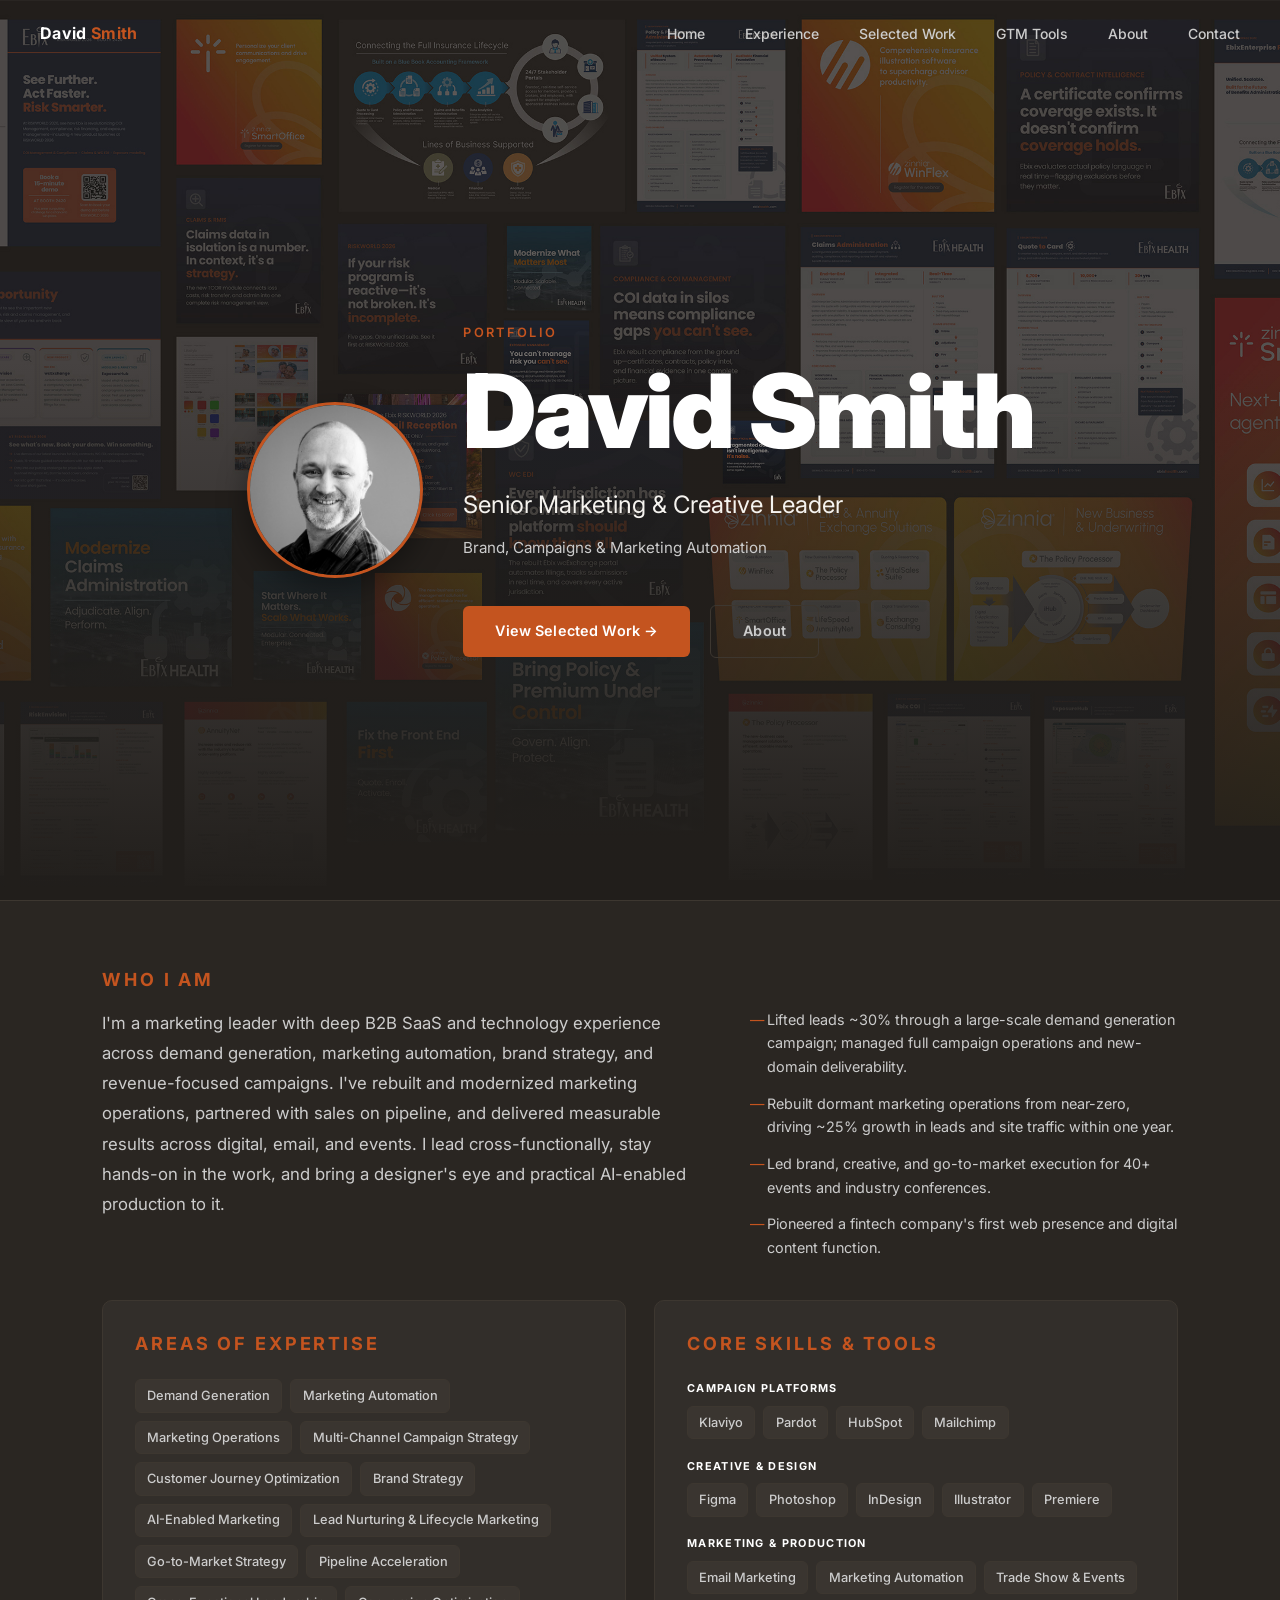
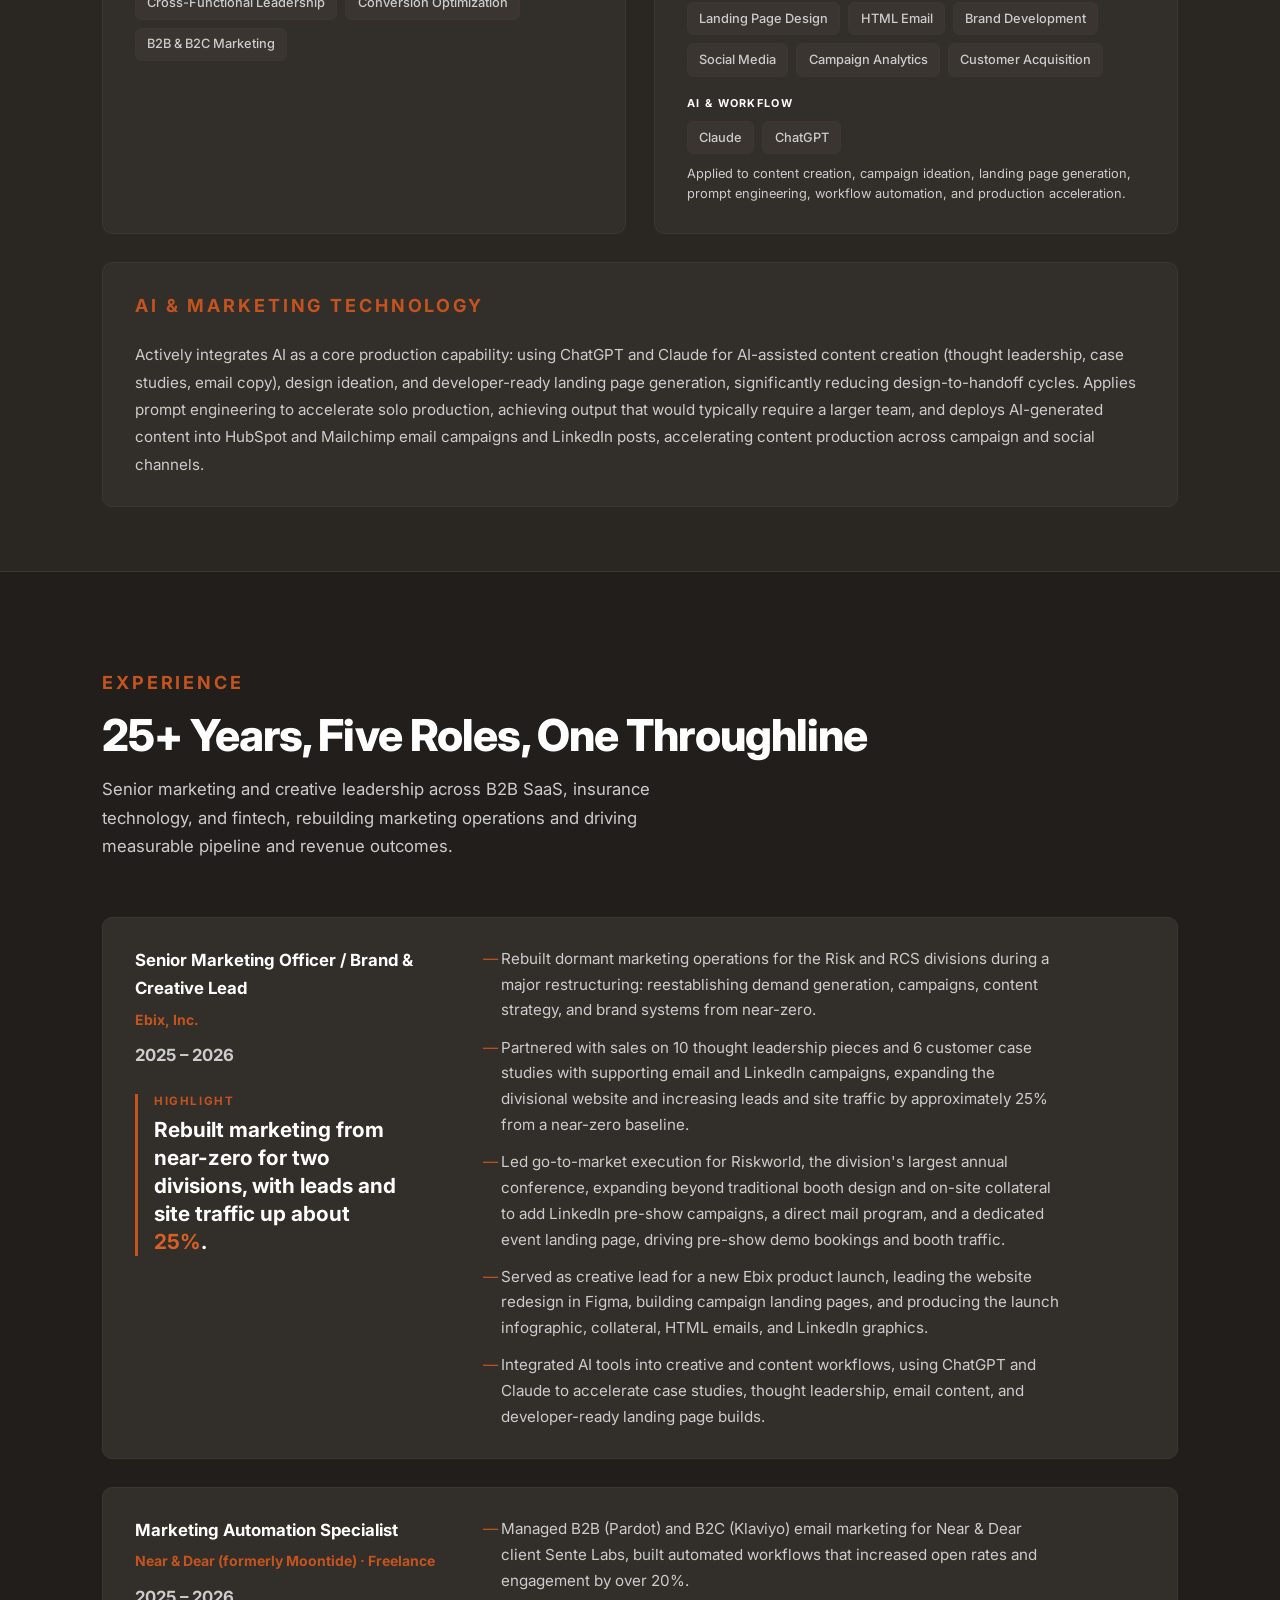
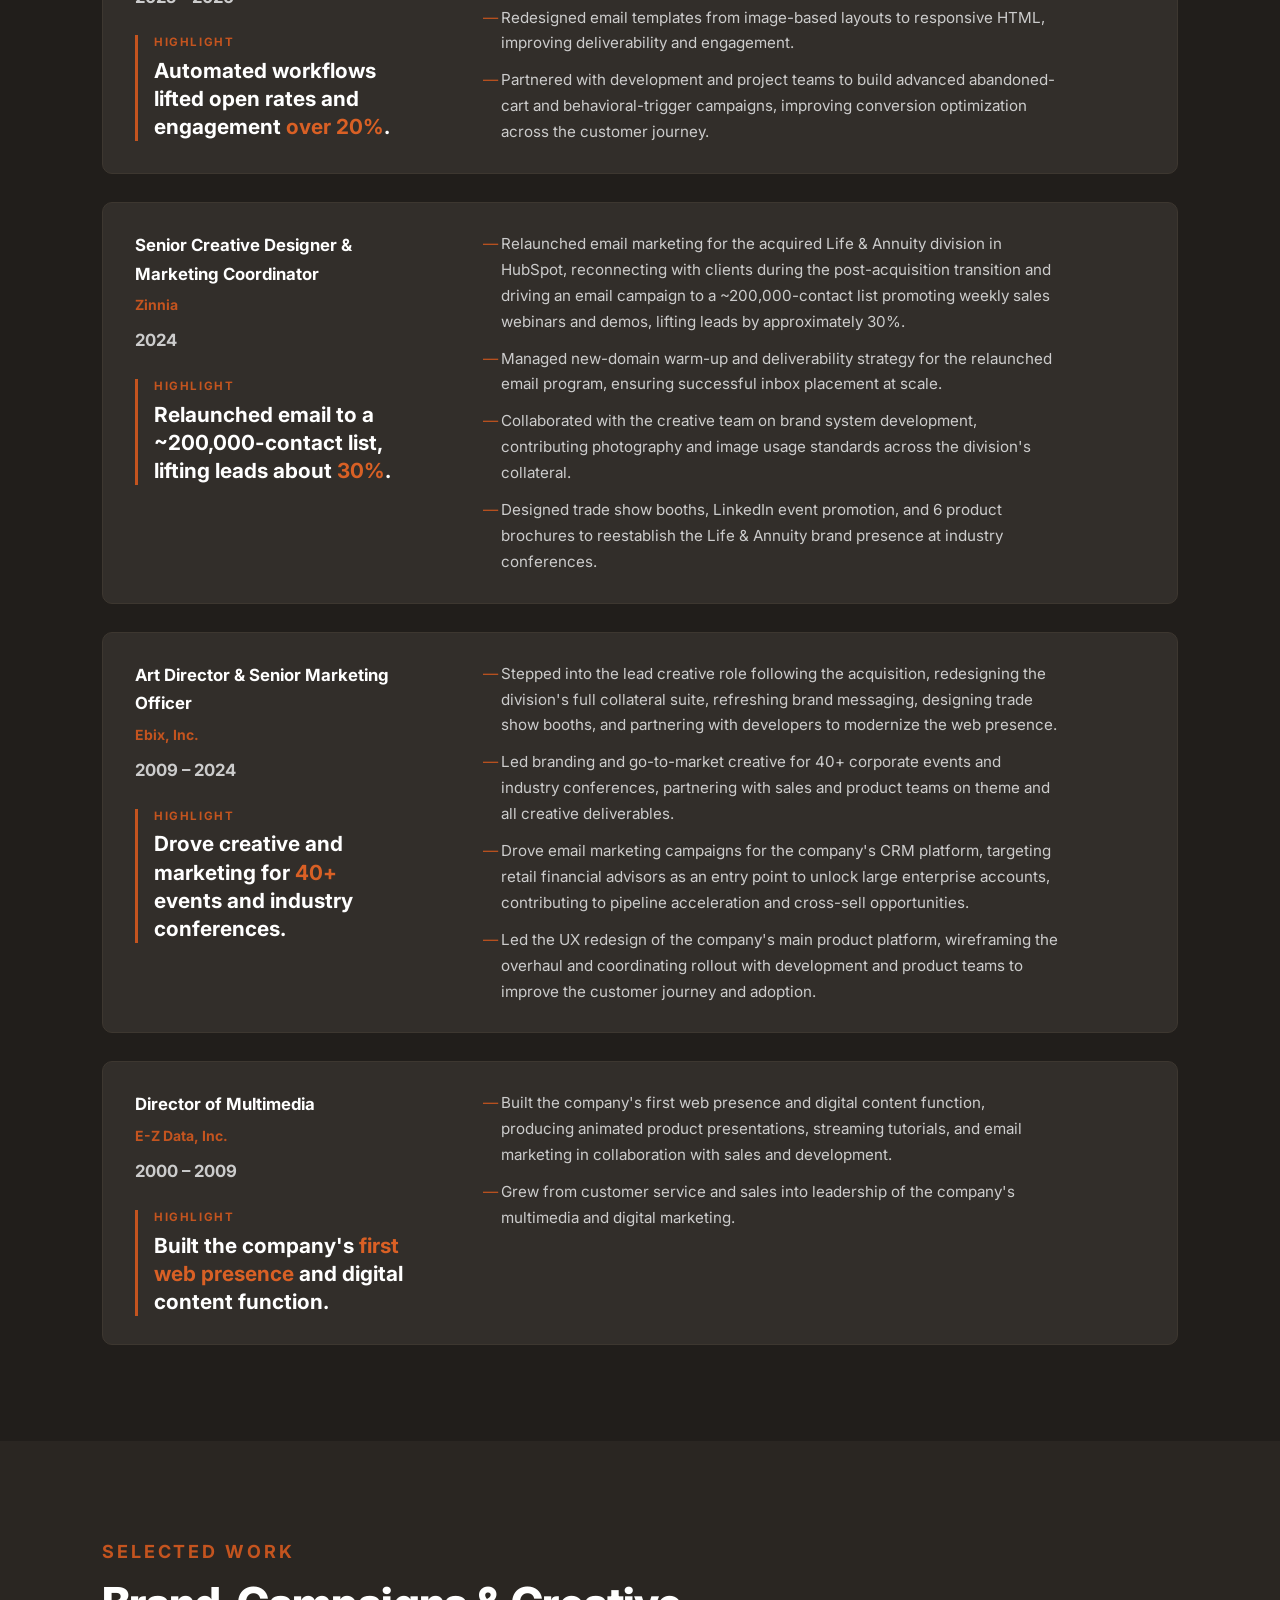
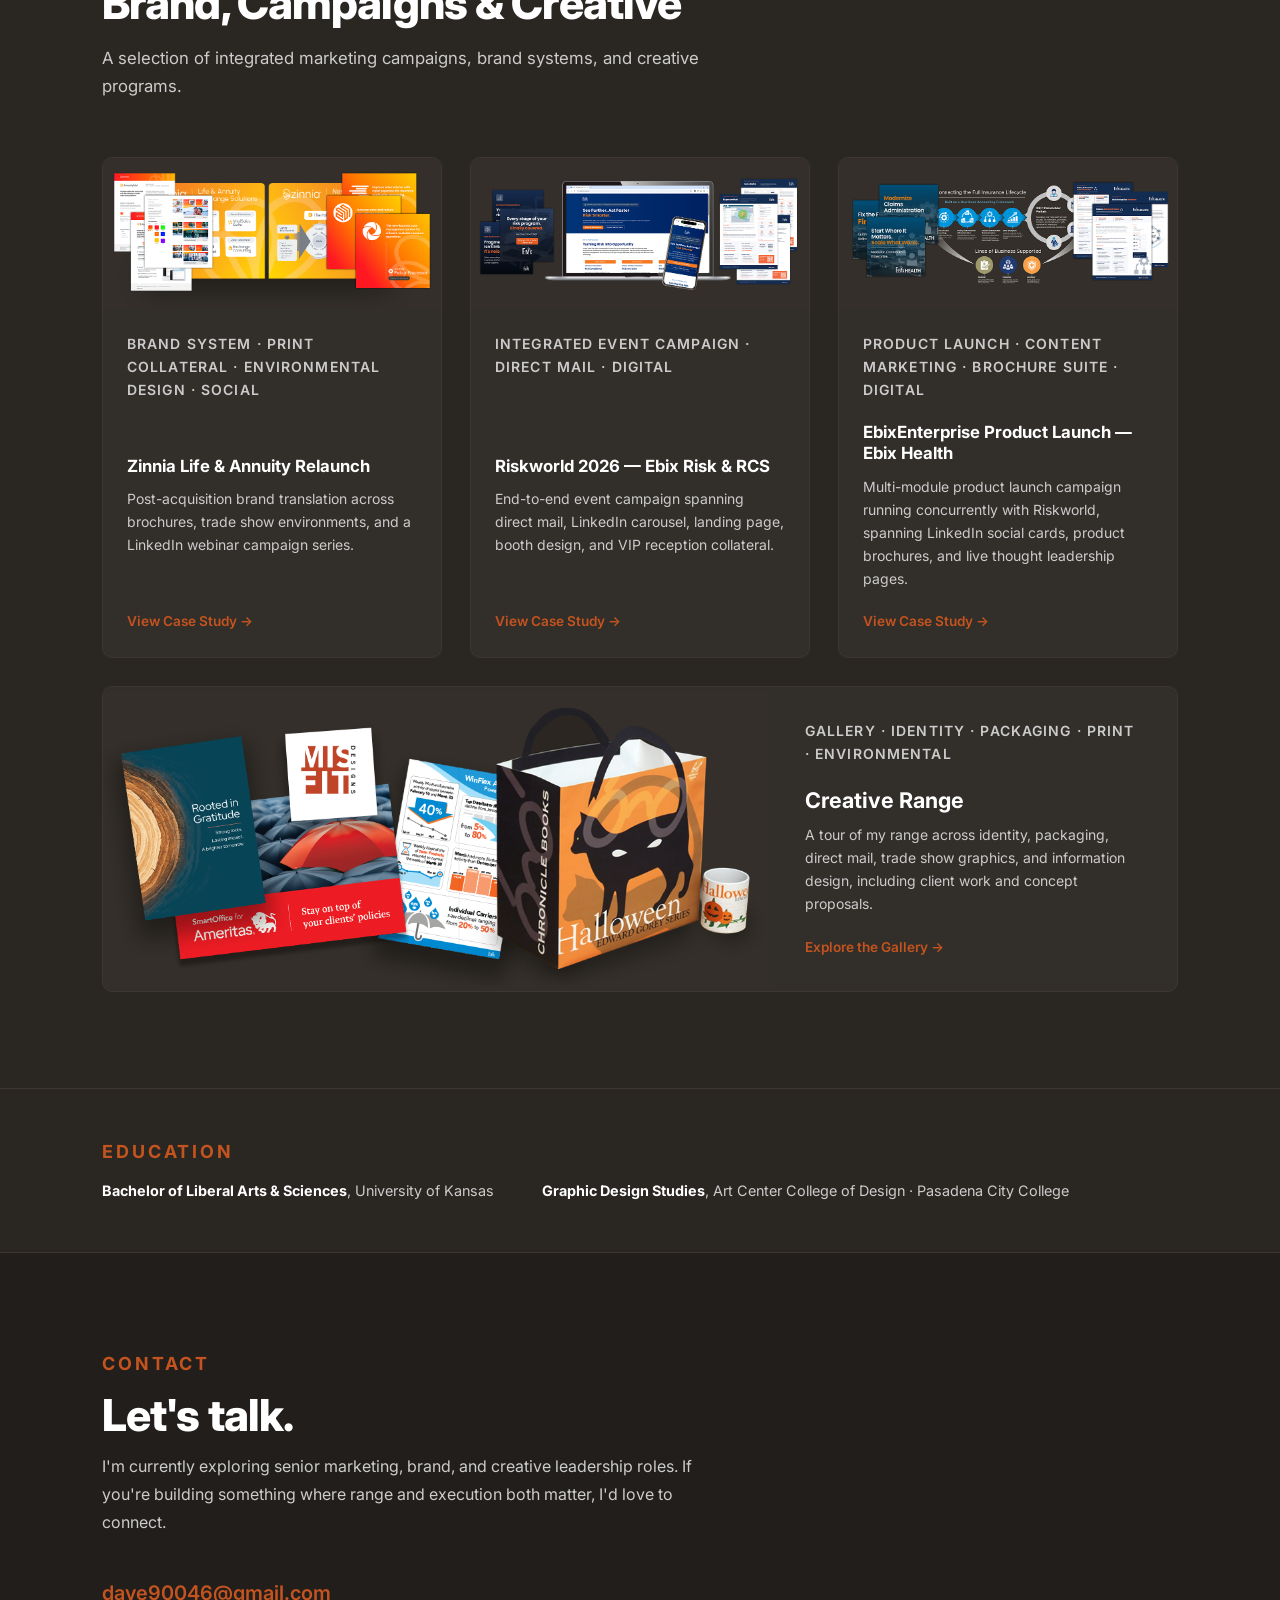
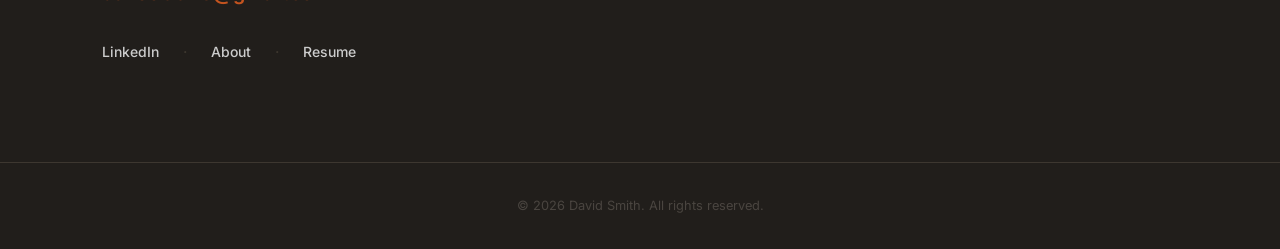
<file: index.html>
<!DOCTYPE html>
<html lang="en">
<head>
  <meta charset="UTF-8" />
  <meta name="viewport" content="width=device-width, initial-scale=1.0" />
  <title>David Smith — Senior Marketing & Creative Leader</title>
  <link rel="stylesheet" href="styles.css" />
</head>
<body>

  <nav class="site-nav">
    <a href="https://davidsmithdesigns.com/" class="nav-logo">David <span>Smith</span></a>
    <ul class="nav-links">
      <li><a href="https://davidsmithdesigns.com/">Home</a></li>
      <li><a href="#experience">Experience</a></li>
      <li><a href="#selected-work">Selected Work</a></li>
      <li><a href="gtm-tools.html">GTM Tools</a></li>
      <li><a href="about.html">About</a></li>
      <li><a href="#contact">Contact</a></li>
    </ul>
    <button class="nav-toggle" aria-label="Toggle menu">
      <span></span><span></span><span></span>
    </button>
  </nav>

  <!-- HERO -->
  <section id="hero">
    <div class="hero-texture"></div>
    <div class="hero-content">
      <img src="images/david-headshot.png" alt="David Smith" class="hero-photo" width="176" height="176" />
      <div class="hero-text">
        <p class="hero-eyebrow">Portfolio</p>
        <h1 class="hero-name">David Smith</h1>
        <p class="hero-title">Senior Marketing &amp; Creative Leader</p>
        <p class="hero-descriptor">Brand, Campaigns &amp; Marketing Automation</p>
        <a href="#selected-work" class="btn btn-accent">View Selected Work →</a>
        <a href="about.html" class="btn btn-ghost">About</a>
      </div>
    </div>
  </section>

  <!-- SUMMARY -->
  <section id="summary">
    <div class="container">
      <p class="eyebrow eyebrow-lg">Who I Am</p>
      <div class="summary-grid">
        <p class="summary-text">I'm a marketing leader with deep B2B SaaS and technology experience across demand generation, marketing automation, brand strategy, and revenue-focused campaigns. I've rebuilt and modernized marketing operations, partnered with sales on pipeline, and delivered measurable results across digital, email, and events. I lead cross-functionally, stay hands-on in the work, and bring a designer's eye and practical AI-enabled production to it.</p>
        <ul class="summary-points">
          <li>Lifted leads ~30% through a large-scale demand generation campaign; managed full campaign operations and new-domain deliverability.</li>
          <li>Rebuilt dormant marketing operations from near-zero, driving ~25% growth in leads and site traffic within one year.</li>
          <li>Led brand, creative, and go-to-market execution for 40+ events and industry conferences.</li>
          <li>Pioneered a fintech company's first web presence and digital content function.</li>
        </ul>
      </div>
    </div>
  </section>

  <!-- EXPERTISE -->
  <section id="expertise">
    <div class="container">
      <div class="tile-grid">
        <div class="tile">
          <p class="tile-title">Areas of Expertise</p>
          <div class="tags">
            <span class="tag">Demand Generation</span>
            <span class="tag">Marketing Automation</span>
            <span class="tag">Marketing Operations</span>
            <span class="tag">Multi-Channel Campaign Strategy</span>
            <span class="tag">Customer Journey Optimization</span>
            <span class="tag">Brand Strategy</span>
            <span class="tag">AI-Enabled Marketing</span>
            <span class="tag">Lead Nurturing &amp; Lifecycle Marketing</span>
            <span class="tag">Go-to-Market Strategy</span>
            <span class="tag">Pipeline Acceleration</span>
            <span class="tag">Cross-Functional Leadership</span>
            <span class="tag">Conversion Optimization</span>
            <span class="tag">B2B &amp; B2C Marketing</span>
          </div>
        </div>
        <div class="tile">
          <p class="tile-title">Core Skills &amp; Tools</p>
          <div class="skill-group">
            <p class="skill-label">Campaign Platforms</p>
            <div class="tags"><span class="tag">Klaviyo</span> <span class="tag">Pardot</span> <span class="tag">HubSpot</span> <span class="tag">Mailchimp</span></div>
          </div>
          <div class="skill-group">
            <p class="skill-label">Creative &amp; Design</p>
            <div class="tags"><span class="tag">Figma</span> <span class="tag">Photoshop</span> <span class="tag">InDesign</span> <span class="tag">Illustrator</span> <span class="tag">Premiere</span></div>
          </div>
          <div class="skill-group">
            <p class="skill-label">Marketing &amp; Production</p>
            <div class="tags"><span class="tag">Email Marketing</span> <span class="tag">Marketing Automation</span> <span class="tag">Trade Show &amp; Events</span> <span class="tag">Landing Page Design</span> <span class="tag">HTML Email</span> <span class="tag">Brand Development</span> <span class="tag">Social Media</span> <span class="tag">Campaign Analytics</span> <span class="tag">Customer Acquisition</span></div>
          </div>
          <div class="skill-group">
            <p class="skill-label">AI &amp; Workflow</p>
            <div class="tags"><span class="tag">Claude</span> <span class="tag">ChatGPT</span></div>
            <p class="skill-note">Applied to content creation, campaign ideation, landing page generation, prompt engineering, workflow automation, and production acceleration.</p>
          </div>
        </div>
      </div>
      <div class="tile tile-wide">
        <p class="tile-title">AI &amp; Marketing Technology</p>
        <p class="tile-text">Actively integrates AI as a core production capability: using ChatGPT and Claude for AI-assisted content creation (thought leadership, case studies, email copy), design ideation, and developer-ready landing page generation, significantly reducing design-to-handoff cycles. Applies prompt engineering to accelerate solo production, achieving output that would typically require a larger team, and deploys AI-generated content into HubSpot and Mailchimp email campaigns and LinkedIn posts, accelerating content production across campaign and social channels.</p>
      </div>
    </div>
  </section>

  <!-- EXPERIENCE -->
  <section id="experience">
    <div class="container">
      <p class="eyebrow eyebrow-lg">Experience</p>
      <h2 class="section-title">25+ Years, Five Roles, One Throughline</h2>
      <p class="section-lead">Senior marketing and creative leadership across B2B SaaS, insurance technology, and fintech, rebuilding marketing operations and driving measurable pipeline and revenue outcomes.</p>

      <div class="exp-timeline">

        <article class="exp-entry">
          <div class="exp-head">
            <div>
              <h3 class="exp-role">Senior Marketing Officer / Brand &amp; Creative Lead</h3>
              <p class="exp-company">Ebix, Inc.</p>
            </div>
            <p class="exp-years">2025 – 2026</p>
            <p class="exp-highlight">Rebuilt marketing from near-zero for two divisions, with leads and site traffic up about <span class="hl-num">25%</span>.</p>
          </div>
                      <ul class="exp-bullets">
            <li>Rebuilt dormant marketing operations for the Risk and RCS divisions during a major restructuring: reestablishing demand generation, campaigns, content strategy, and brand systems from near-zero.</li>
            <li>Partnered with sales on 10 thought leadership pieces and 6 customer case studies with supporting email and LinkedIn campaigns, expanding the divisional website and increasing leads and site traffic by approximately 25% from a near-zero baseline.</li>
            <li>Led go-to-market execution for Riskworld, the division's largest annual conference, expanding beyond traditional booth design and on-site collateral to add LinkedIn pre-show campaigns, a direct mail program, and a dedicated event landing page, driving pre-show demo bookings and booth traffic.</li>
            <li>Served as creative lead for a new Ebix product launch, leading the website redesign in Figma, building campaign landing pages, and producing the launch infographic, collateral, HTML emails, and LinkedIn graphics.</li>
            <li>Integrated AI tools into creative and content workflows, using ChatGPT and Claude to accelerate case studies, thought leadership, email content, and developer-ready landing page builds.</li>
          </ul>
        </article>

        <article class="exp-entry">
          <div class="exp-head">
            <div>
              <h3 class="exp-role">Marketing Automation Specialist</h3>
              <p class="exp-company">Near &amp; Dear (formerly Moontide) · Freelance</p>
            </div>
            <p class="exp-years">2025 – 2026</p>
            <p class="exp-highlight">Automated workflows lifted open rates and engagement <span class="hl-num">over 20%</span>.</p>
          </div>
                      <ul class="exp-bullets">
            <li>Managed B2B (Pardot) and B2C (Klaviyo) email marketing for Near &amp; Dear client Sente Labs, built automated workflows that increased open rates and engagement by over 20%.</li>
            <li>Redesigned email templates from image-based layouts to responsive HTML, improving deliverability and engagement.</li>
            <li>Partnered with development and project teams to build advanced abandoned-cart and behavioral-trigger campaigns, improving conversion optimization across the customer journey.</li>
          </ul>
        </article>

        <article class="exp-entry">
          <div class="exp-head">
            <div>
              <h3 class="exp-role">Senior Creative Designer &amp; Marketing Coordinator</h3>
              <p class="exp-company">Zinnia</p>
            </div>
            <p class="exp-years">2024</p>
            <p class="exp-highlight">Relaunched email to a ~200,000-contact list, lifting leads about <span class="hl-num">30%</span>.</p>
          </div>
                      <ul class="exp-bullets">
            <li>Relaunched email marketing for the acquired Life &amp; Annuity division in HubSpot, reconnecting with clients during the post-acquisition transition and driving an email campaign to a ~200,000-contact list promoting weekly sales webinars and demos, lifting leads by approximately 30%.</li>
            <li>Managed new-domain warm-up and deliverability strategy for the relaunched email program, ensuring successful inbox placement at scale.</li>
            <li>Collaborated with the creative team on brand system development, contributing photography and image usage standards across the division's collateral.</li>
            <li>Designed trade show booths, LinkedIn event promotion, and 6 product brochures to reestablish the Life &amp; Annuity brand presence at industry conferences.</li>
          </ul>
        </article>

        <article class="exp-entry">
          <div class="exp-head">
            <div>
              <h3 class="exp-role">Art Director &amp; Senior Marketing Officer</h3>
              <p class="exp-company">Ebix, Inc.</p>
            </div>
            <p class="exp-years">2009 – 2024</p>
            <p class="exp-highlight">Drove creative and marketing for <span class="hl-num">40+</span> events and industry conferences.</p>
          </div>
                      <ul class="exp-bullets">
            <li>Stepped into the lead creative role following the acquisition, redesigning the division's full collateral suite, refreshing brand messaging, designing trade show booths, and partnering with developers to modernize the web presence.</li>
            <li>Led branding and go-to-market creative for 40+ corporate events and industry conferences, partnering with sales and product teams on theme and all creative deliverables.</li>
            <li>Drove email marketing campaigns for the company's CRM platform, targeting retail financial advisors as an entry point to unlock large enterprise accounts, contributing to pipeline acceleration and cross-sell opportunities.</li>
            <li>Led the UX redesign of the company's main product platform, wireframing the overhaul and coordinating rollout with development and product teams to improve the customer journey and adoption.</li>
          </ul>
        </article>

        <article class="exp-entry">
          <div class="exp-head">
            <div>
              <h3 class="exp-role">Director of Multimedia</h3>
              <p class="exp-company">E-Z Data, Inc.</p>
            </div>
            <p class="exp-years">2000 – 2009</p>
            <p class="exp-highlight">Built the company&#39;s <span class="hl-num">first web presence</span> and digital content function.</p>
          </div>
                      <ul class="exp-bullets">
            <li>Built the company's first web presence and digital content function, producing animated product presentations, streaming tutorials, and email marketing in collaboration with sales and development.</li>
            <li>Grew from customer service and sales into leadership of the company's multimedia and digital marketing.</li>
          </ul>
        </article>

      </div>
    </div>
  </section>

  <!-- SELECTED WORK -->
  <section id="selected-work">
    <div class="container">
      <p class="eyebrow eyebrow-lg">Selected Work</p>
      <h2 class="section-title">Brand, Campaigns &amp; Creative</h2>
      <p class="section-lead">A selection of integrated marketing campaigns, brand systems, and creative programs.</p>

      <div class="work-grid">

        <!-- Card 1 -->
        <article class="work-card">
          <a href="zinnia/" class="card-full-link">
            <div class="card-thumb">
              <img src="images/preview-image-zinnia.png" alt="Zinnia Life and Annuity Relaunch preview" />
            </div>
            <div class="card-body">
              <p class="card-tags">Brand System · Print Collateral · Environmental Design · Social</p>
              <h3>Zinnia Life &amp; Annuity Relaunch</h3>
              <p>Post-acquisition brand translation across brochures, trade show environments, and a LinkedIn webinar campaign series.</p>
              <span class="card-link">View Case Study →</span>
            </div>
          </a>
        </article>

        <!-- Card 2 -->
        <article class="work-card">
          <a href="riskworld/" class="card-full-link">
            <div class="card-thumb">
              <img src="images/preview-image-riskworld.png" alt="Riskworld 2026 preview" />
            </div>
            <div class="card-body">
              <p class="card-tags">Integrated Event Campaign · Direct Mail · Digital</p>
              <h3>Riskworld 2026 — Ebix Risk &amp; RCS</h3>
              <p>End-to-end event campaign spanning direct mail, LinkedIn carousel, landing page, booth design, and VIP reception collateral.</p>
              <span class="card-link">View Case Study →</span>
            </div>
          </a>
        </article>

        <!-- Card 3 -->
        <article class="work-card">
          <a href="ebixenterprise/" class="card-full-link">
            <div class="card-thumb">
              <img src="images/preview-image-ebix.png" alt="EbixEnterprise Product Launch preview" />
            </div>
            <div class="card-body">
              <p class="card-tags">Product Launch · Content Marketing · Brochure Suite · Digital</p>
              <h3>EbixEnterprise Product Launch — Ebix Health</h3>
              <p>Multi-module product launch campaign running concurrently with Riskworld, spanning LinkedIn social cards, product brochures, and live thought leadership pages.</p>
              <span class="card-link">View Case Study →</span>
            </div>
          </a>
        </article>

        <!-- Card 4 (wide, spans the full row) -->
        <article class="work-card work-card-wide">
          <a href="creative-range/" class="card-full-link">
            <div class="card-thumb">
              <img src="images/preview-image-creative-range.png" alt="Collage of creative work: Misfit Designs logo, SmartOffice postcard, Thanksgiving card, Bluegrass festival poster, and Chronicle Books Halloween bag" />
            </div>
            <div class="card-body">
              <p class="card-tags">Gallery · Identity · Packaging · Print · Environmental</p>
              <h3>Creative Range</h3>
              <p>A tour of my range across identity, packaging, direct mail, trade show graphics, and information design, including client work and concept proposals.</p>
              <span class="card-link">Explore the Gallery →</span>
            </div>
          </a>
        </article>

      </div>
    </div>
  </section>

  <!-- EDUCATION -->
  <section id="education">
    <div class="container">
      <p class="eyebrow eyebrow-lg">Education</p>
      <div class="edu-row">
        <p class="edu-item"><strong>Bachelor of Liberal Arts &amp; Sciences</strong>, University of Kansas</p>
        <p class="edu-item"><strong>Graphic Design Studies</strong>, Art Center College of Design &middot; Pasadena City College</p>
      </div>
    </div>
  </section>

  <!-- CONTACT -->
  <section id="contact">
    <div class="container">
      <div class="contact-inner">
        <p class="eyebrow eyebrow-lg">Contact</p>
        <h2 class="section-title">Let's talk.</h2>
        <p class="contact-sub">I'm currently exploring senior marketing, brand, and creative leadership roles. If you're building something where range and execution both matter, I'd love to connect.</p>
        <a href="mailto:dave90046@gmail.com" class="contact-email">dave90046@gmail.com</a>
        <div class="contact-links">
          <a href="https://www.linkedin.com/in/david-smith-4bb11ba/" target="_blank" rel="noopener" class="contact-link">LinkedIn</a>
          <span class="contact-sep">·</span>
          <a href="about.html" class="contact-link">About</a>
          <span class="contact-sep">·</span>
          <a href="/David%20Smith%20Resume.pdf" class="contact-link" download>Resume</a>
        </div>
      </div>
    </div>
  </section>

  <footer>
    <p>&copy; 2026 David Smith. All rights reserved.</p>
  </footer>

  <script src="script.js"></script>
</body>
</html>
</file>
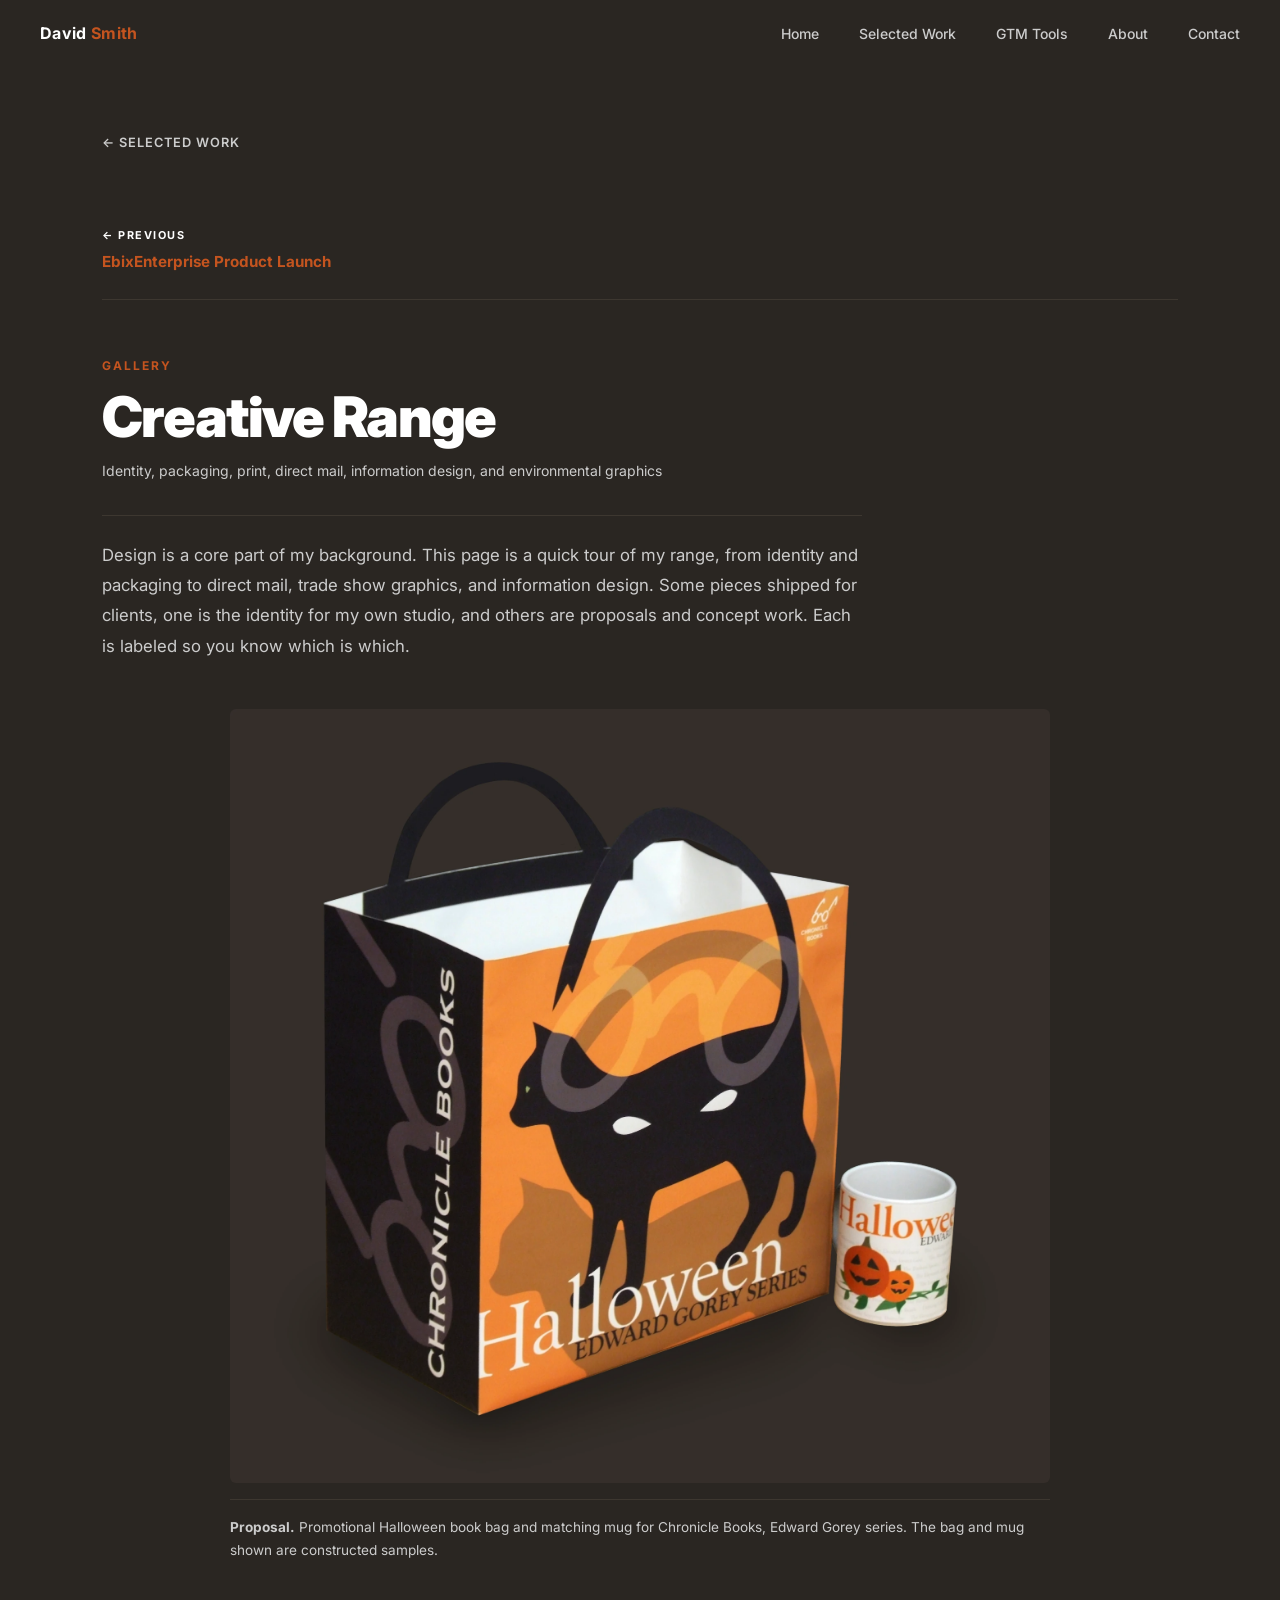
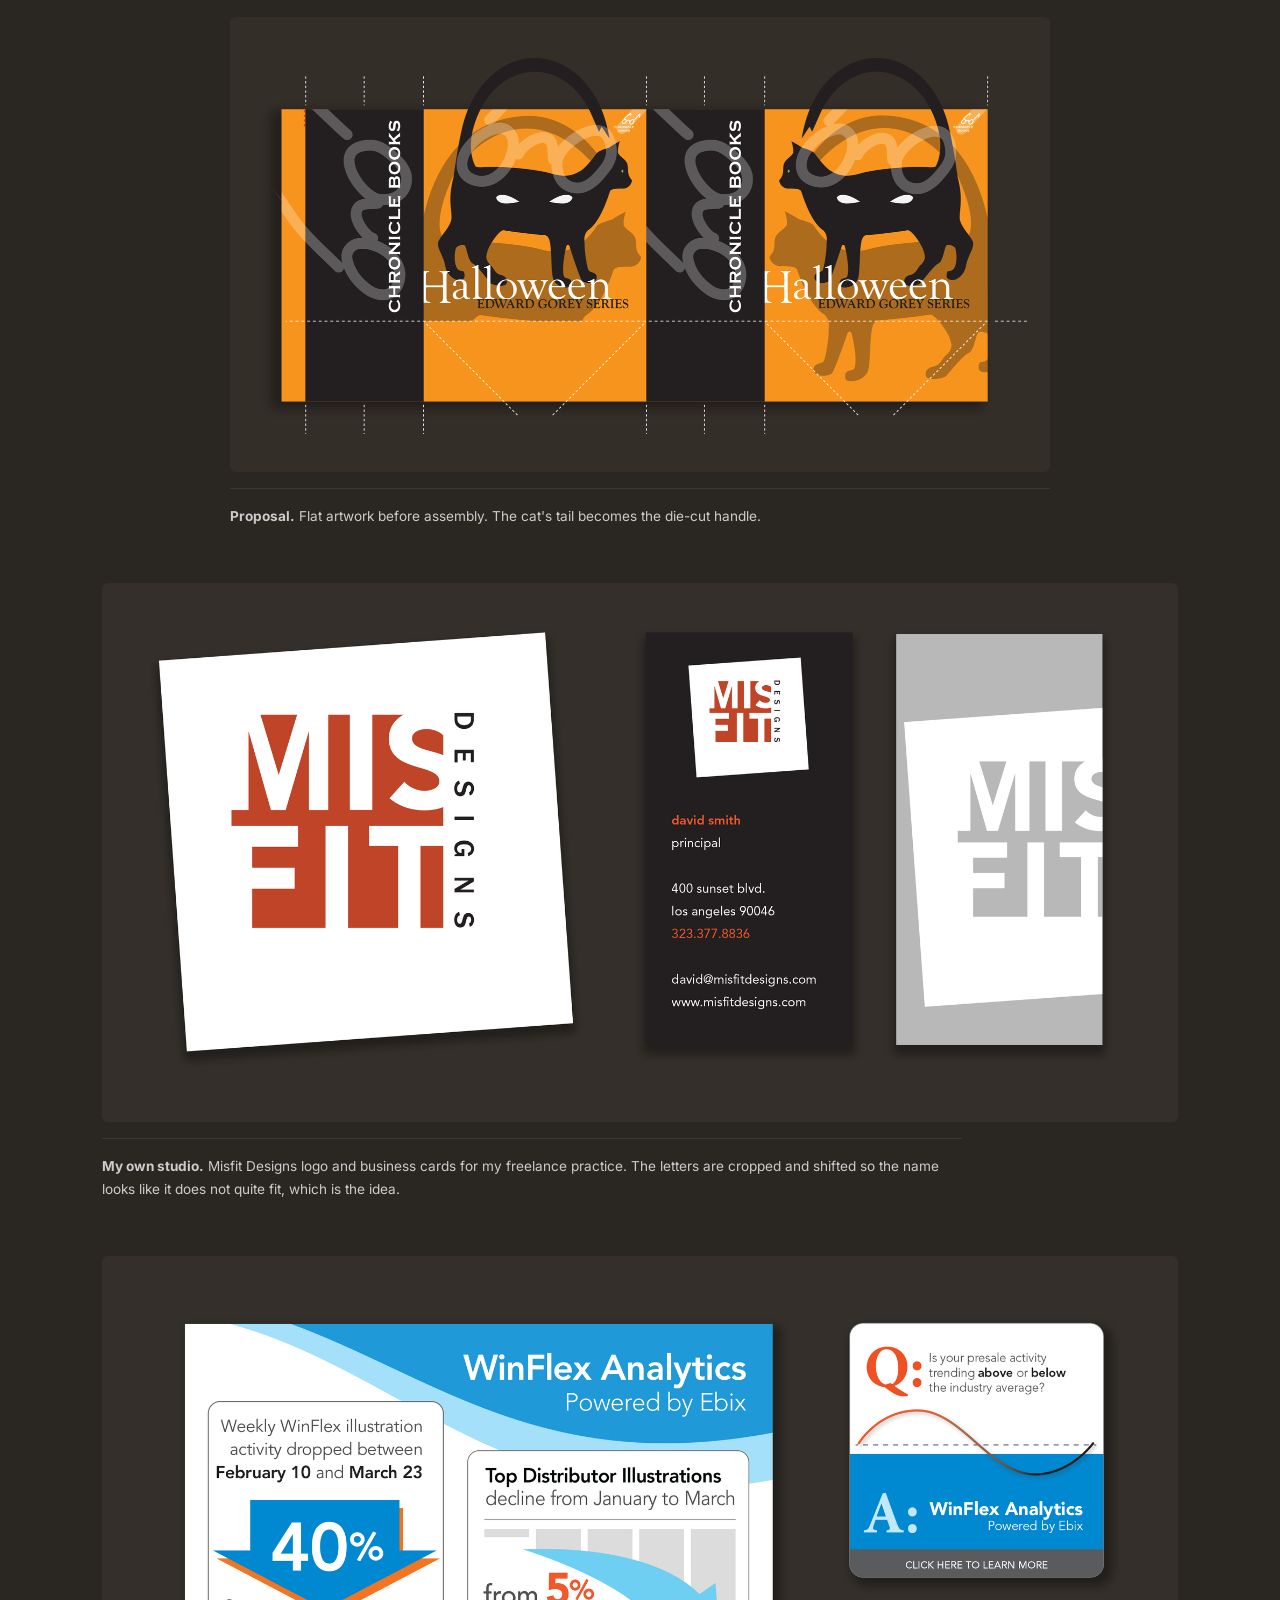
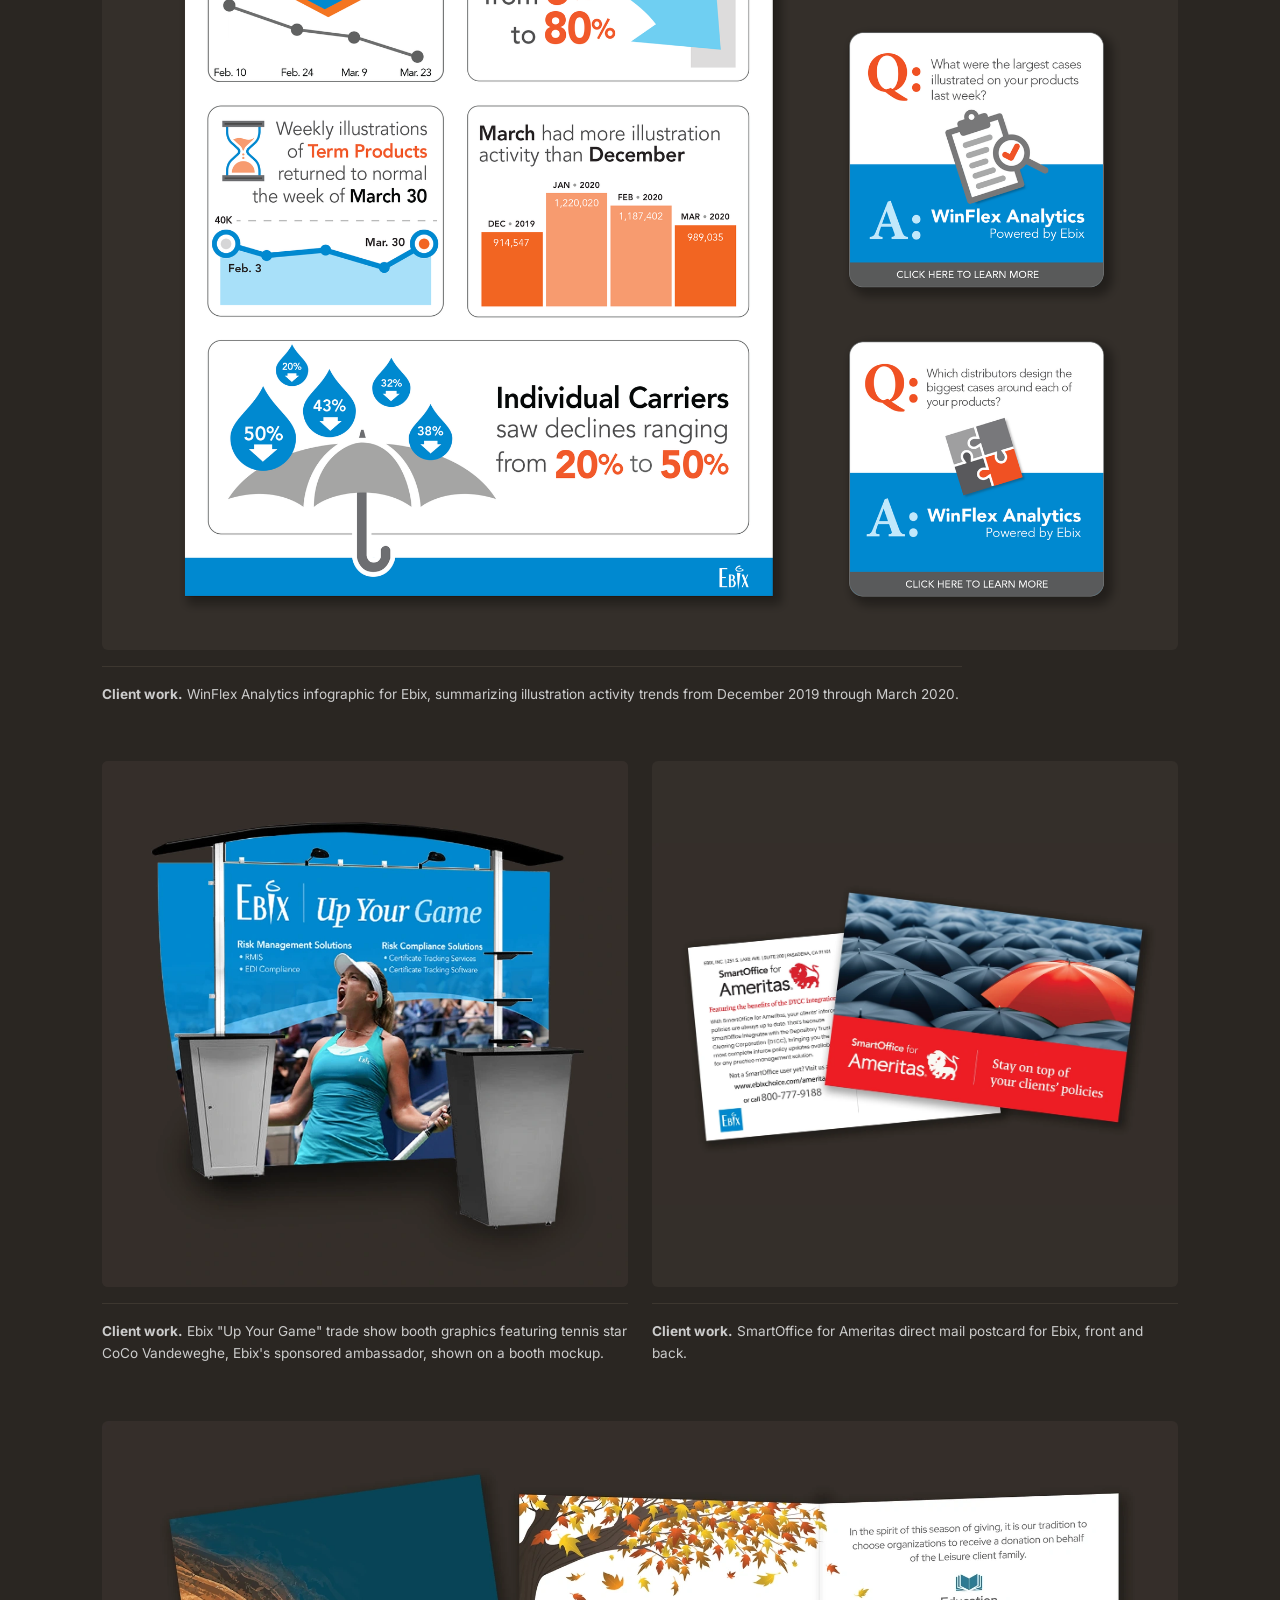
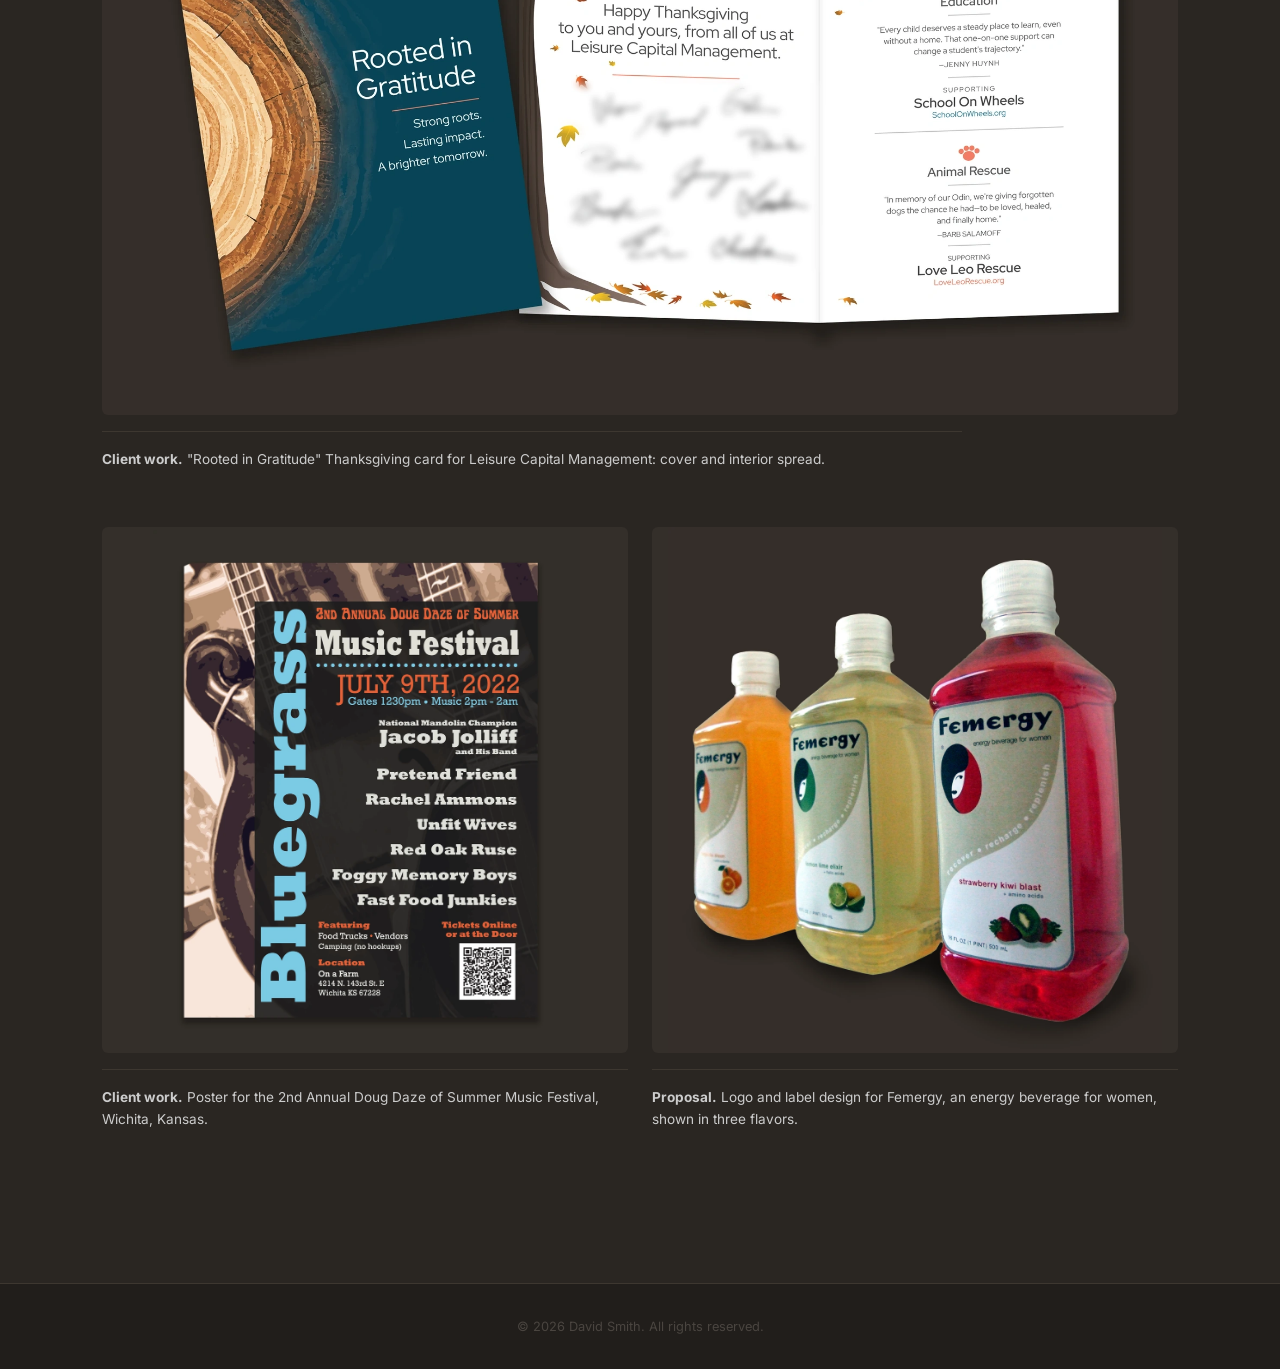
<file: creative-range/index.html>
<!DOCTYPE html>
<html lang="en">
<head>
  <meta charset="UTF-8" />
  <meta name="viewport" content="width=device-width, initial-scale=1.0" />
  <title>Creative Range | David Smith</title>
  <link rel="stylesheet" href="../styles.css" />
</head>
<body>

  <nav class="site-nav">
    <a href="https://davidsmithdesigns.com/" class="nav-logo">David <span>Smith</span></a>
    <ul class="nav-links">
      <li><a href="https://davidsmithdesigns.com/">Home</a></li>
      <li><a href="../index.html#selected-work">Selected Work</a></li>
      <li><a href="../gtm-tools.html">GTM Tools</a></li>
      <li><a href="../about.html">About</a></li>
      <li><a href="../index.html#contact">Contact</a></li>
    </ul>
    <button class="nav-toggle" aria-label="Toggle menu">
      <span></span><span></span><span></span>
    </button>
  </nav>

  <main class="cs-page range-page">
    <div class="container">

      <a href="../index.html#selected-work" class="cs-back">← Selected Work</a>

      <nav class="cs-nav" aria-label="Case study navigation">
        <a href="../ebixenterprise/" class="cs-nav-link prev">
          <span class="cs-nav-label">← Previous</span>
          <span class="cs-nav-title">EbixEnterprise Product Launch</span>
        </a>
        <div class="cs-nav-spacer"></div>
      </nav>

      <header class="cs-header">
        <p class="eyebrow">Gallery</p>
        <h1 class="cs-title">Creative Range</h1>
        <p class="cs-tagline">Identity, packaging, print, direct mail, information design, and environmental graphics</p>
        <p class="cs-intro">Design is a core part of my background. This page is a quick tour of my range, from identity and packaging to direct mail, trade show graphics, and information design. Some pieces shipped for clients, one is the identity for my own studio, and others are proposals and concept work. Each is labeled so you know which is which.</p>
      </header>

      <div class="deliverables">

        <!-- 1. Chronicle Books bag (hero) + die cut -->
        <figure class="deliverable deliverable-feature">
          <img class="tile" src="../images/creative-range/chronicle-bag.webp" width="1640" height="1549" alt="Halloween promotional book bag for Chronicle Books, Edward Gorey series, with a black cat whose tail forms the handle, shown with a matching mug" decoding="async" />
          <figcaption><strong>Proposal.</strong> Promotional Halloween book bag and matching mug for Chronicle Books, Edward Gorey series. The bag and mug shown are constructed samples.</figcaption>
        </figure>

        <figure class="deliverable deliverable-feature">
          <img class="tile" src="../images/creative-range/chronicle-bag-die-cut.png" width="1640" height="909" alt="Flat die-cut artwork for the Chronicle Books Halloween bag showing both panels before assembly" loading="lazy" decoding="async" />
          <figcaption><strong>Proposal.</strong> Flat artwork before assembly. The cat's tail becomes the die-cut handle.</figcaption>
        </figure>

        <!-- 2. Misfit identity (full width) -->
        <figure class="deliverable">
          <img class="tile" src="../images/creative-range/misfit-designs.png" width="2000" height="1002" alt="Misfit Designs logo with front and back of the business card" loading="lazy" decoding="async" />
          <figcaption><strong>My own studio.</strong> Misfit Designs logo and business cards for my freelance practice. The letters are cropped and shifted so the name looks like it does not quite fit, which is the idea.</figcaption>
        </figure>

        <!-- 4. Ebix: infographic (full width), then booth + direct mail -->
        <figure class="deliverable">
          <img class="tile" src="../images/creative-range/winflex-infographic.png" width="2000" height="1847" alt="WinFlex Analytics infographic from Ebix with a 40 percent decline arrow, bar chart, and raindrops on an umbrella" loading="lazy" decoding="async" />
          <figcaption><strong>Client work.</strong> WinFlex Analytics infographic for Ebix, summarizing illustration activity trends from December 2019 through March 2020.</figcaption>
        </figure>

        <div class="range-grid">
          <figure class="deliverable">
            <img class="tile" src="../images/creative-range/tradeshow-booth.webp" width="900" height="900" alt="Ebix Up Your Game trade show booth with a tennis player and Risk Management and Risk Compliance solutions" loading="lazy" decoding="async" />
            <figcaption><strong>Client work.</strong> Ebix "Up Your Game" trade show booth graphics featuring tennis star CoCo Vandeweghe, Ebix's sponsored ambassador, shown on a booth mockup.</figcaption>
          </figure>
          <figure class="deliverable">
            <img class="tile" src="../images/creative-range/direct-mail.webp" width="1200" height="827" alt="SmartOffice for Ameritas direct mail postcard, front with red umbrella and back with copy" loading="lazy" decoding="async" />
            <figcaption><strong>Client work.</strong> SmartOffice for Ameritas direct mail postcard for Ebix, front and back.</figcaption>
          </figure>
        </div>

        <!-- 5. Holiday card (full width) -->
        <figure class="deliverable">
          <img class="tile" src="../images/creative-range/holiday-card.webp" width="2000" height="1105" alt="Rooted in Gratitude Thanksgiving card for Leisure Capital Management, cover and interior spread" loading="lazy" decoding="async" />
          <figcaption><strong>Client work.</strong> "Rooted in Gratitude" Thanksgiving card for Leisure Capital Management: cover and interior spread.</figcaption>
        </figure>

        <!-- 6. Bluegrass festival poster + Femergy labels (pair) -->
        <div class="range-grid">
          <figure class="deliverable">
            <img class="tile" src="../images/creative-range/bluegrass-ad.webp" width="1000" height="1223" alt="Poster for the 2nd Annual Doug Daze of Summer bluegrass music festival in Wichita, Kansas, July 9, 2022, with a vertical Bluegrass headline over a stylized guitar" loading="lazy" decoding="async" />
            <figcaption><strong>Client work.</strong> Poster for the 2nd Annual Doug Daze of Summer Music Festival, Wichita, Kansas.</figcaption>
          </figure>
          <figure class="deliverable">
            <img class="tile" src="../images/creative-range/femergy.webp" width="1200" height="1278" alt="Three Femergy energy beverage bottles for women in orange, lemon lime, and strawberry kiwi flavors, each with a matching label" loading="lazy" decoding="async" />
            <figcaption><strong>Proposal.</strong> Logo and label design for Femergy, an energy beverage for women, shown in three flavors.</figcaption>
          </figure>
        </div>

      </div>
    </div>
  </main>

  <footer>
    <p>&copy; 2026 David Smith. All rights reserved.</p>
  </footer>

  <script src="../script.js"></script>
</body>
</html>
</file>
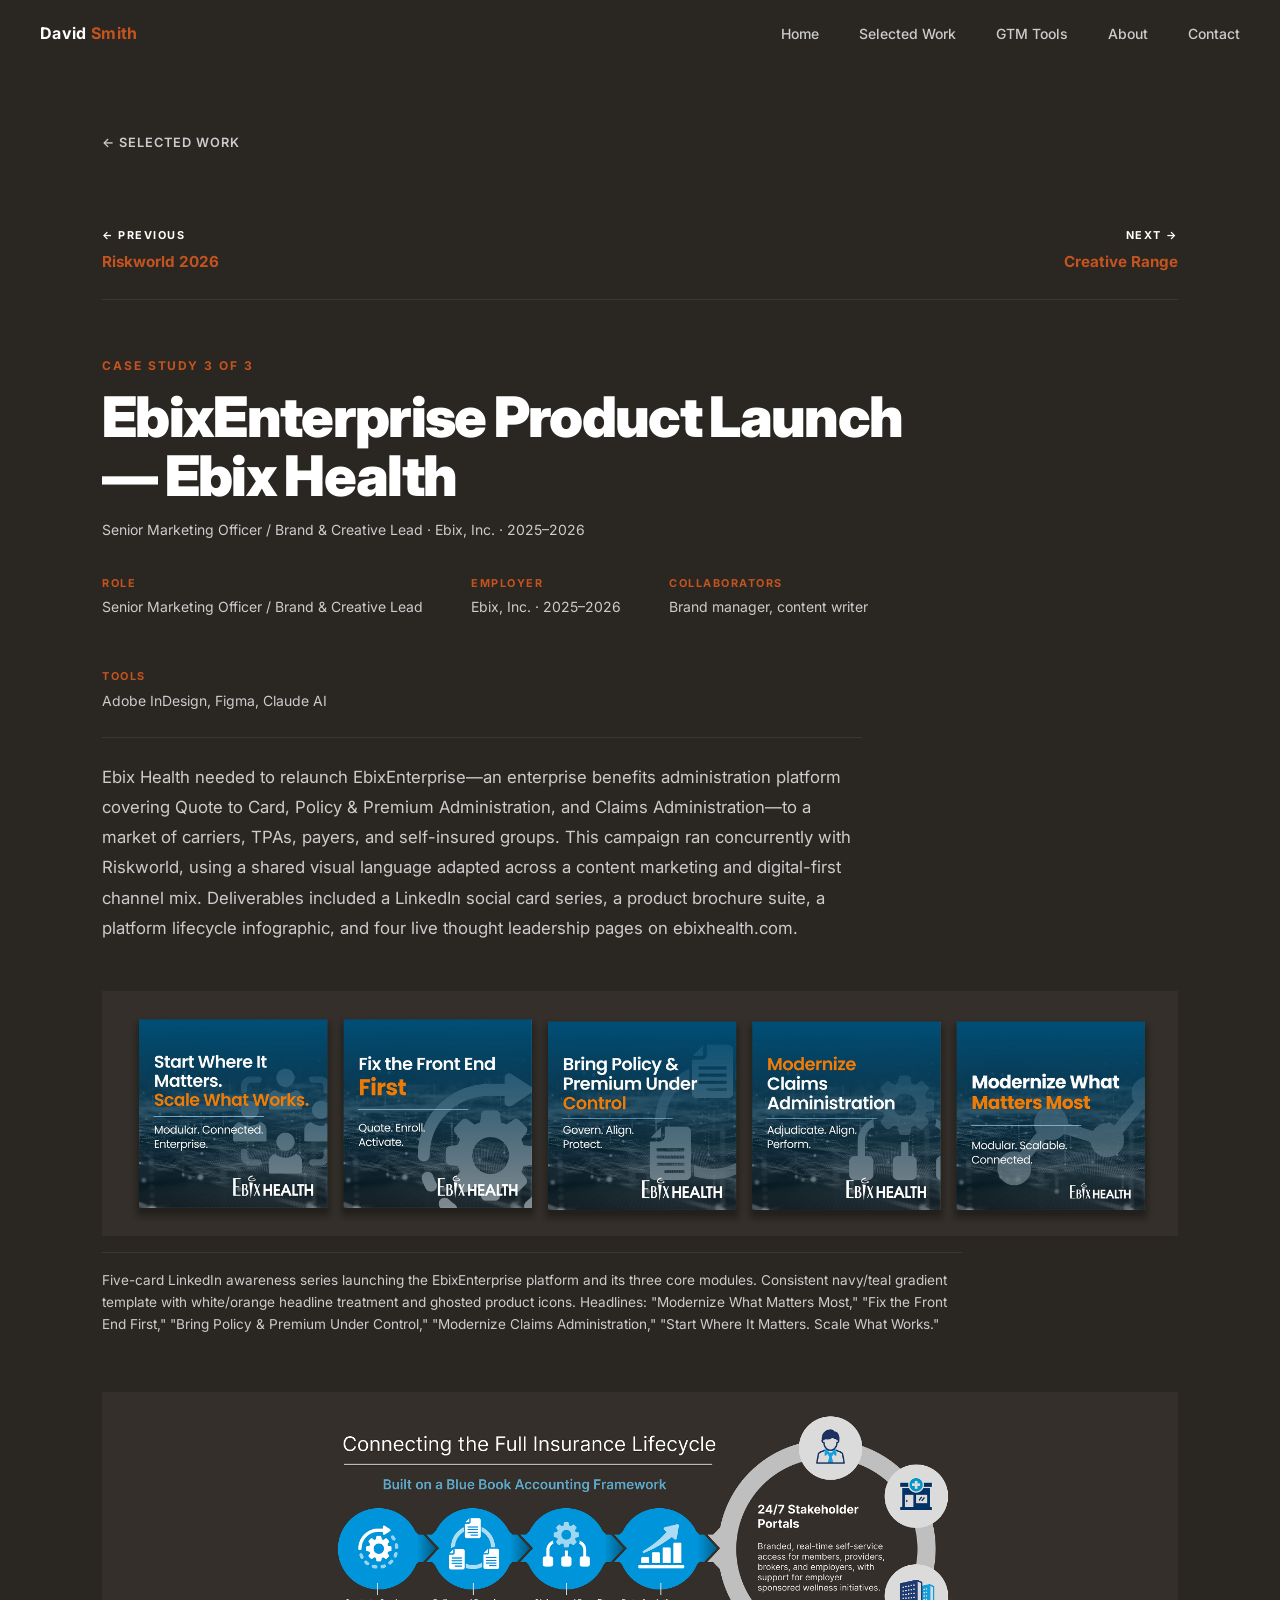
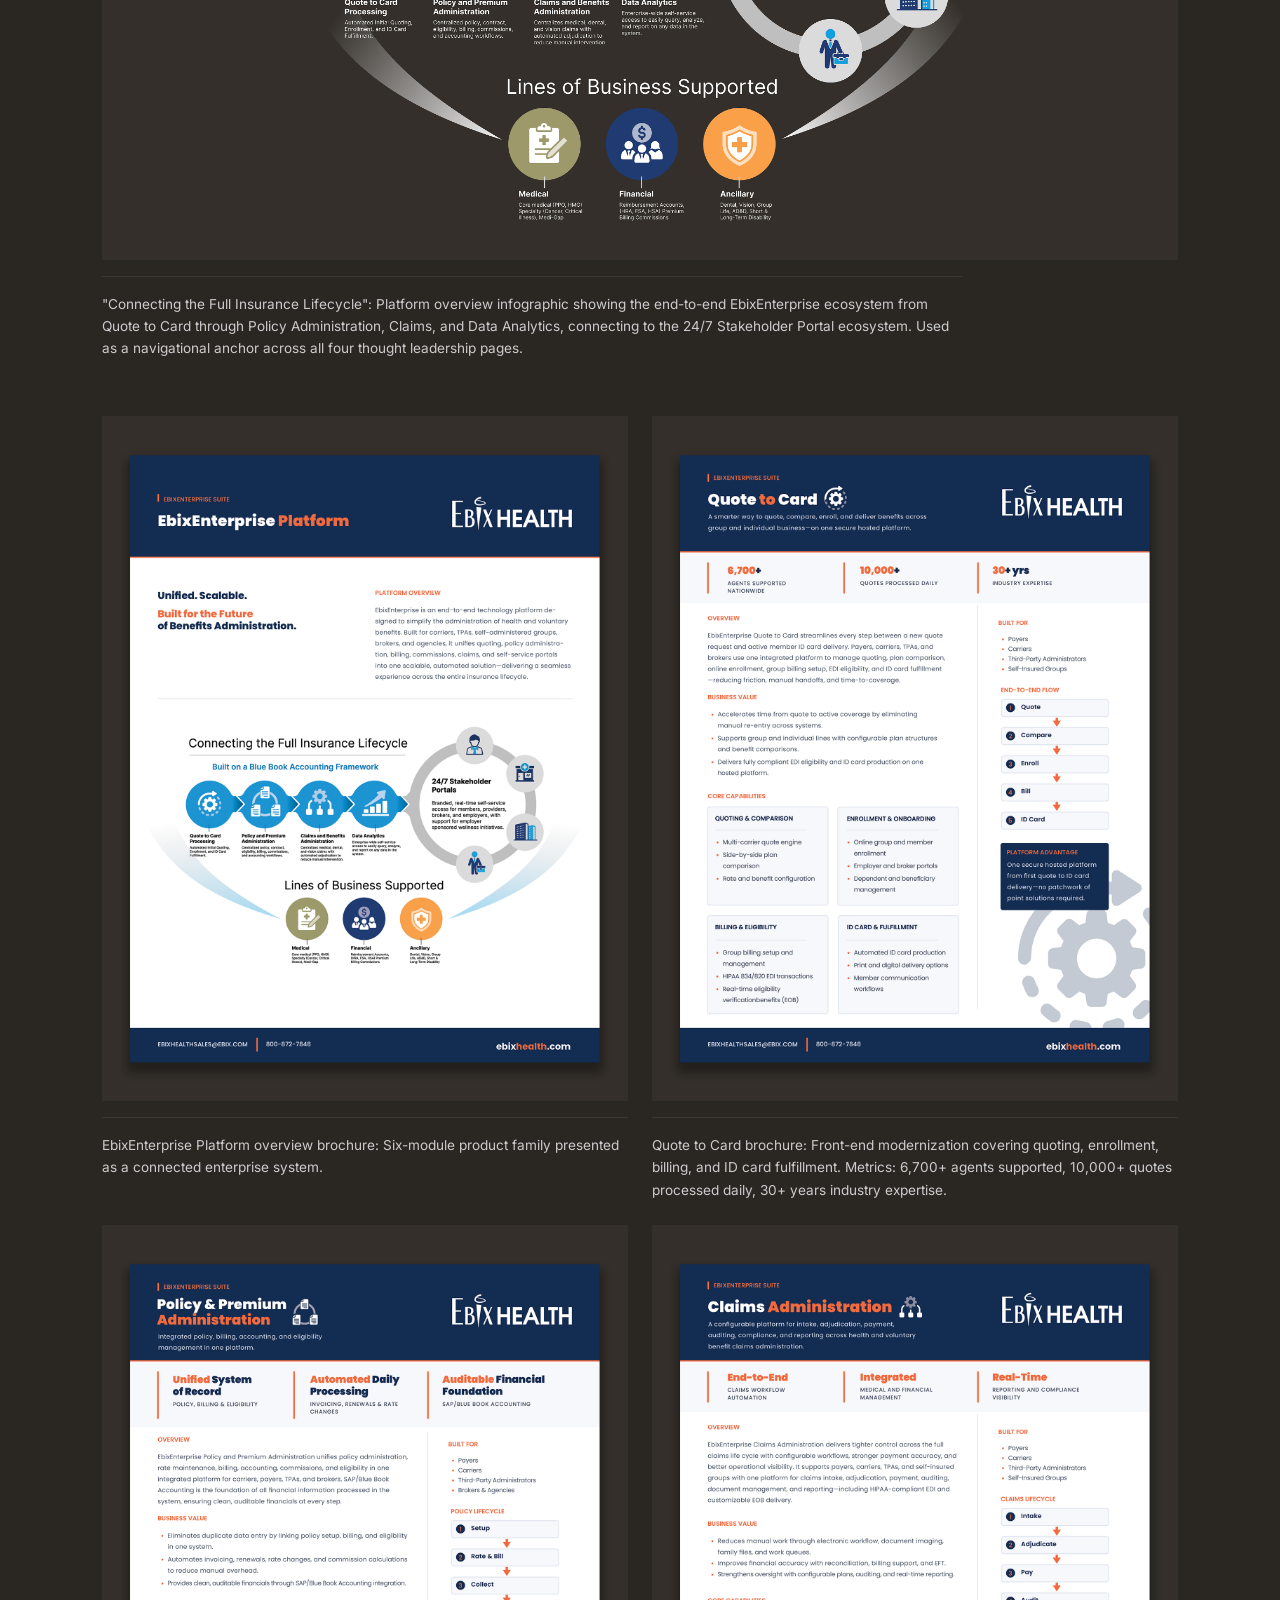
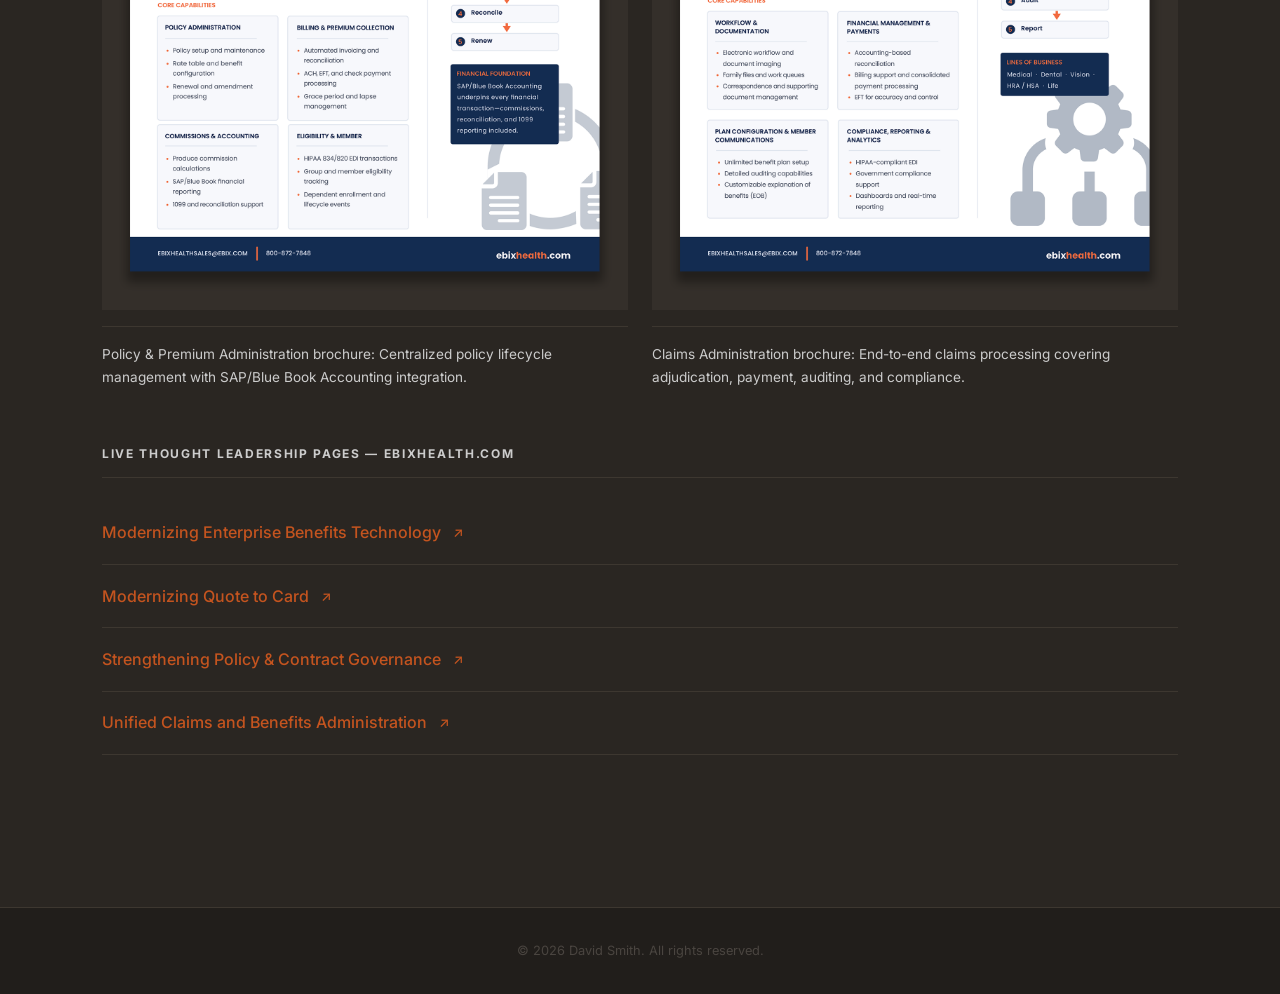
<file: ebixenterprise/index.html>
<!DOCTYPE html>
<html lang="en">
<head>
  <meta charset="UTF-8" />
  <meta name="viewport" content="width=device-width, initial-scale=1.0" />
  <title>EbixEnterprise Product Launch — David Smith</title>
  <link rel="stylesheet" href="../styles.css" />
</head>
<body>

  <nav class="site-nav">
    <a href="https://davidsmithdesigns.com/" class="nav-logo">David <span>Smith</span></a>
    <ul class="nav-links">
      <li><a href="https://davidsmithdesigns.com/">Home</a></li>
      <li><a href="../index.html#selected-work">Selected Work</a></li>
      <li><a href="../gtm-tools.html">GTM Tools</a></li>
      <li><a href="../about.html">About</a></li>
      <li><a href="../index.html#contact">Contact</a></li>
    </ul>
    <button class="nav-toggle" aria-label="Toggle menu">
      <span></span><span></span><span></span>
    </button>
  </nav>

  <main class="cs-page">
    <div class="container">

      <a href="../index.html#selected-work" class="cs-back">← Selected Work</a>

      <nav class="cs-nav" aria-label="Case study navigation">
        <a href="../riskworld/" class="cs-nav-link prev">
          <span class="cs-nav-label">← Previous</span>
          <span class="cs-nav-title">Riskworld 2026</span>
        </a>
        <a href="../creative-range/" class="cs-nav-link next">
          <span class="cs-nav-label">Next →</span>
          <span class="cs-nav-title">Creative Range</span>
        </a>
      </nav>

      <header class="cs-header">
        <p class="eyebrow">Case Study 3 of 3</p>
        <h1 class="cs-title">EbixEnterprise Product Launch — Ebix Health</h1>
        <p class="cs-tagline">Senior Marketing Officer / Brand &amp; Creative Lead · Ebix, Inc. · 2025–2026</p>
        <dl class="cs-meta">
          <div class="cs-meta-item">
            <dt>Role</dt>
            <dd>Senior Marketing Officer / Brand &amp; Creative Lead</dd>
          </div>
          <div class="cs-meta-item">
            <dt>Employer</dt>
            <dd>Ebix, Inc. · 2025–2026</dd>
          </div>
          <div class="cs-meta-item">
            <dt>Collaborators</dt>
            <dd>Brand manager, content writer</dd>
          </div>
          <div class="cs-meta-item">
            <dt>Tools</dt>
            <dd>Adobe InDesign, Figma, Claude AI</dd>
          </div>
        </dl>
        <p class="cs-intro">Ebix Health needed to relaunch EbixEnterprise—an enterprise benefits administration platform covering Quote to Card, Policy &amp; Premium Administration, and Claims Administration—to a market of carriers, TPAs, payers, and self-insured groups. This campaign ran concurrently with Riskworld, using a shared visual language adapted across a content marketing and digital-first channel mix. Deliverables included a LinkedIn social card series, a product brochure suite, a platform lifecycle infographic, and four live thought leadership pages on ebixhealth.com.</p>
      </header>

      <div class="deliverables">

        <!-- Hero 1: LinkedIn Series -->
        <figure class="deliverable">
          <img src="../images/enterprise/ebix-linkedin-series.png" alt="Five-card LinkedIn awareness series launching the EbixEnterprise platform" />
          <figcaption>Five-card LinkedIn awareness series launching the EbixEnterprise platform and its three core modules. Consistent navy/teal gradient template with white/orange headline treatment and ghosted product icons. Headlines: "Modernize What Matters Most," "Fix the Front End First," "Bring Policy &amp; Premium Under Control," "Modernize Claims Administration," "Start Where It Matters. Scale What Works."</figcaption>
        </figure>

        <!-- Hero 2: Infographic -->
        <figure class="deliverable">
          <img src="../images/enterprise/ebix-infographic.png" alt="Connecting the Full Insurance Lifecycle — EbixEnterprise platform overview infographic" />
          <figcaption>"Connecting the Full Insurance Lifecycle": Platform overview infographic showing the end-to-end EbixEnterprise ecosystem from Quote to Card through Policy Administration, Claims, and Data Analytics, connecting to the 24/7 Stakeholder Portal ecosystem. Used as a navigational anchor across all four thought leadership pages.</figcaption>
        </figure>

        <!-- Two-column: Brochures -->
        <div class="img-grid-2col">
          <figure class="deliverable">
            <img src="../images/enterprise/ebix-brochure-platform.png" alt="EbixEnterprise Platform overview brochure" />
            <figcaption>EbixEnterprise Platform overview brochure: Six-module product family presented as a connected enterprise system.</figcaption>
          </figure>
          <figure class="deliverable">
            <img src="../images/enterprise/ebix-brochure-qtc.png" alt="Quote to Card product brochure" />
            <figcaption>Quote to Card brochure: Front-end modernization covering quoting, enrollment, billing, and ID card fulfillment. Metrics: 6,700+ agents supported, 10,000+ quotes processed daily, 30+ years industry expertise.</figcaption>
          </figure>
          <figure class="deliverable">
            <img src="../images/enterprise/ebix-brochure-policy.png" alt="Policy and Premium Administration product brochure" />
            <figcaption>Policy &amp; Premium Administration brochure: Centralized policy lifecycle management with SAP/Blue Book Accounting integration.</figcaption>
          </figure>
          <figure class="deliverable">
            <img src="../images/enterprise/ebix-brochure-claims.png" alt="Claims Administration product brochure" />
            <figcaption>Claims Administration brochure: End-to-end claims processing covering adjudication, payment, auditing, and compliance.</figcaption>
          </figure>
        </div>

        <!-- Thought Leadership Links -->
        <div class="tl-block">
          <h4>Live Thought Leadership Pages — ebixhealth.com</h4>
          <div class="tl-links">
            <a href="https://www.ebixhealth.com/insights/modernizing-enterprise-technology" target="_blank" rel="noopener" class="tl-link">Modernizing Enterprise Benefits Technology</a>
            <a href="https://www.ebixhealth.com/insights/modernizing-quote-to-card" target="_blank" rel="noopener" class="tl-link">Modernizing Quote to Card</a>
            <a href="https://www.ebixhealth.com/insights/strengthening-policy-and-contract-governance" target="_blank" rel="noopener" class="tl-link">Strengthening Policy &amp; Contract Governance</a>
            <a href="https://www.ebixhealth.com/insights/unified-claims-and-benefits-administration" target="_blank" rel="noopener" class="tl-link">Unified Claims and Benefits Administration</a>
          </div>
        </div>

      </div>
    </div>
  </main>

  <footer>
    <p>&copy; 2026 David Smith. All rights reserved.</p>
  </footer>

  <script src="../script.js"></script>
</body>
</html>
</file>
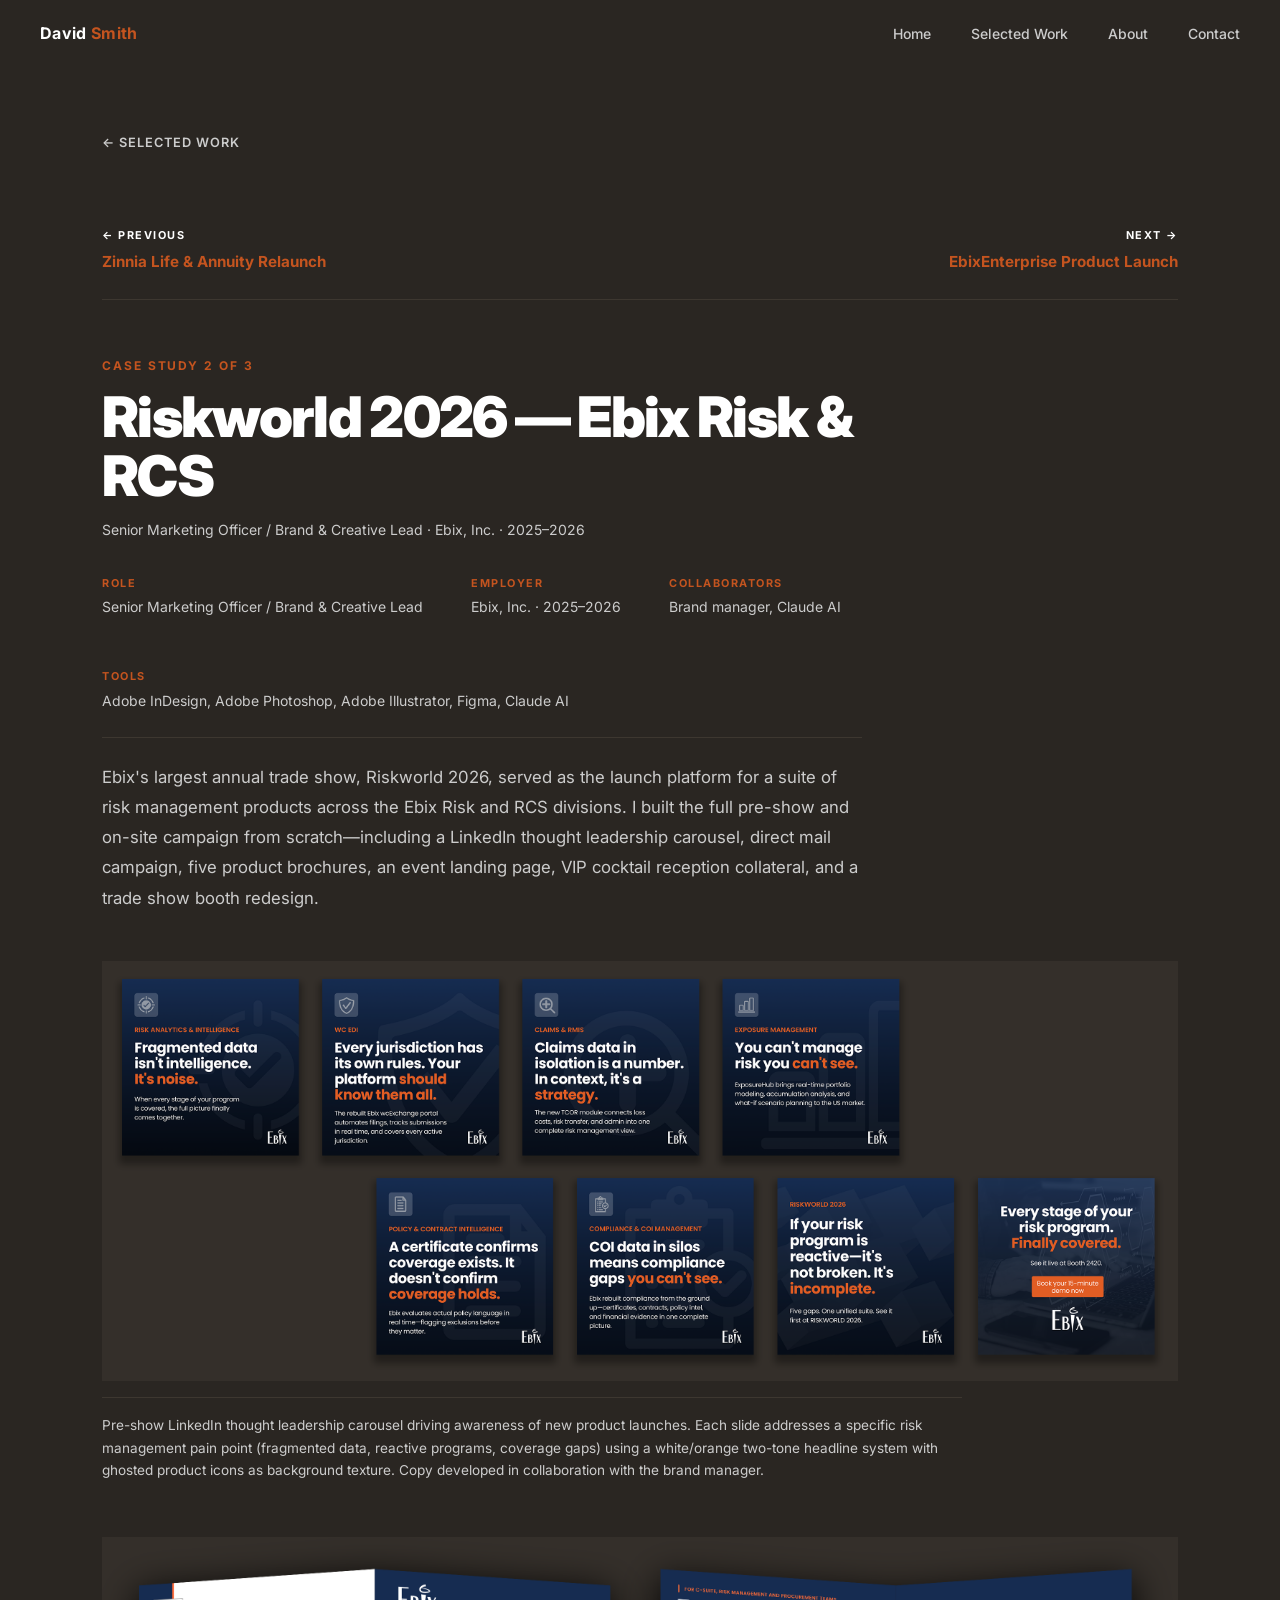
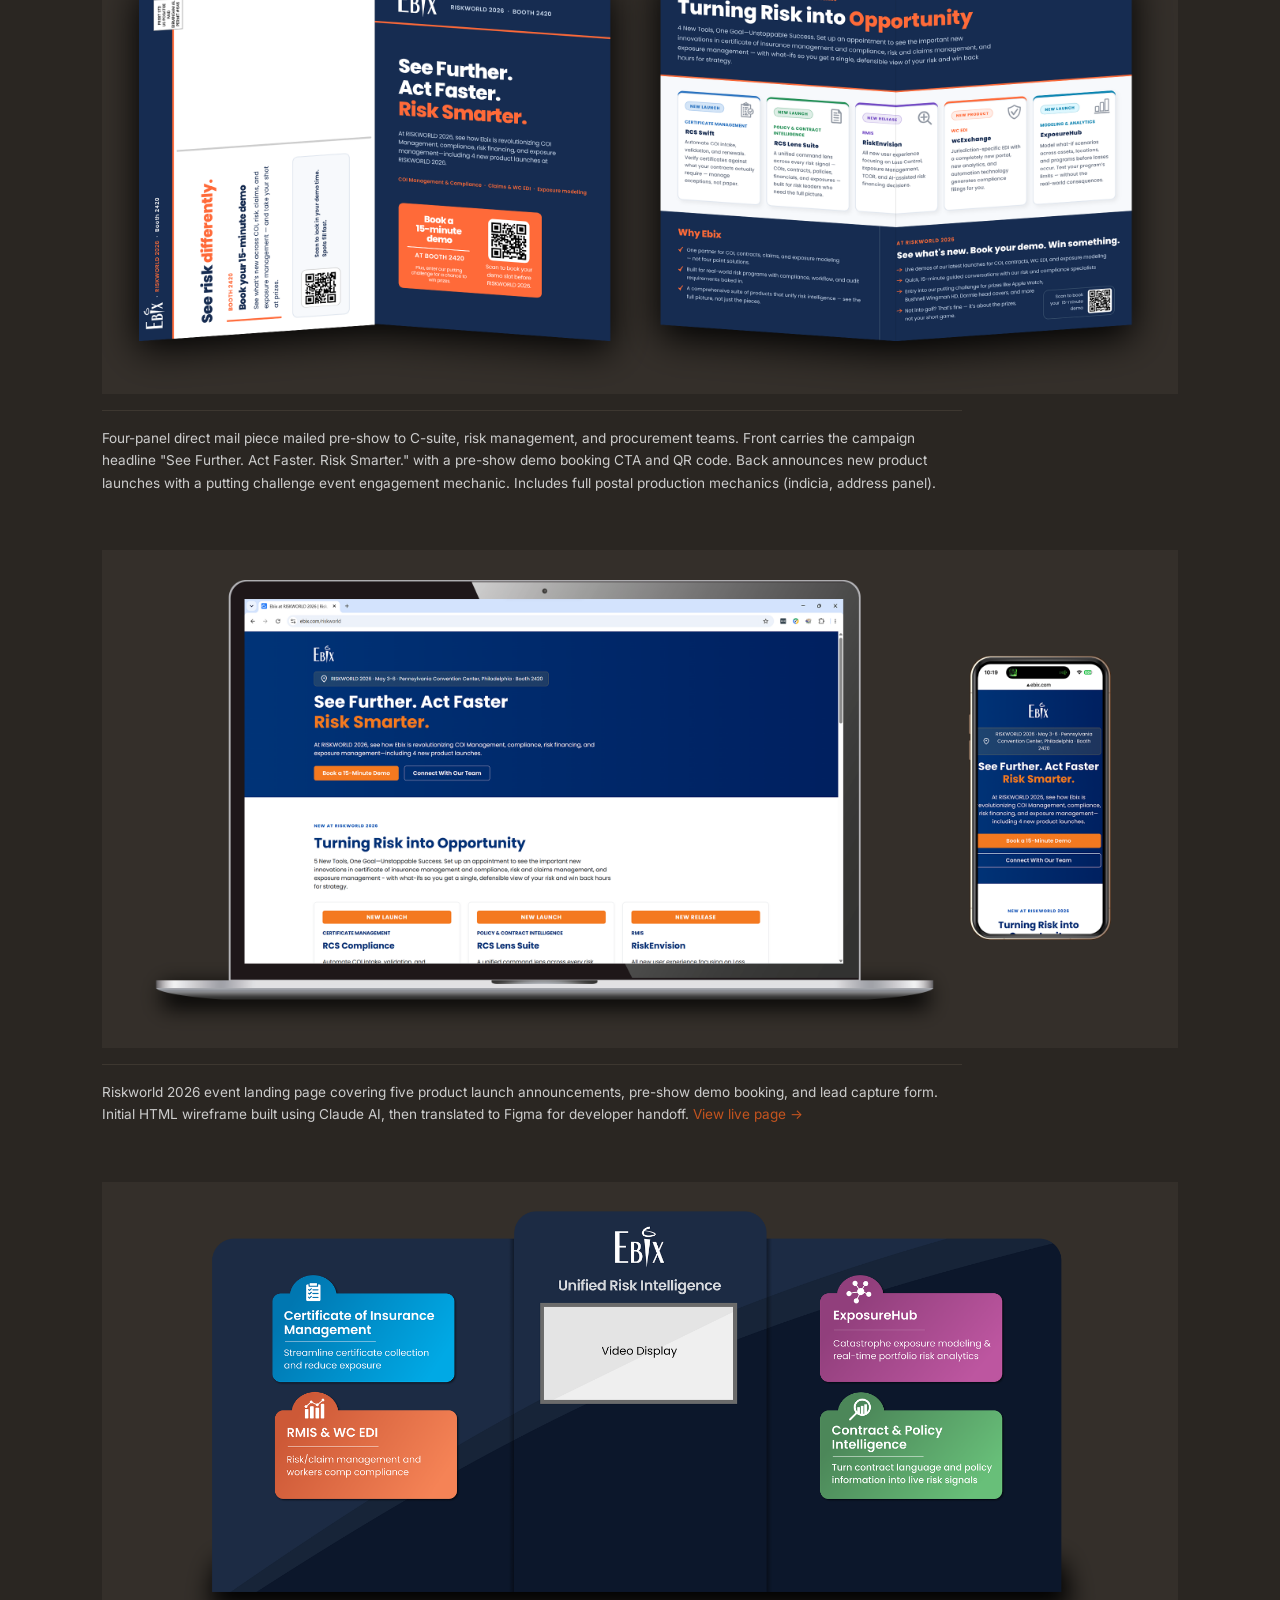
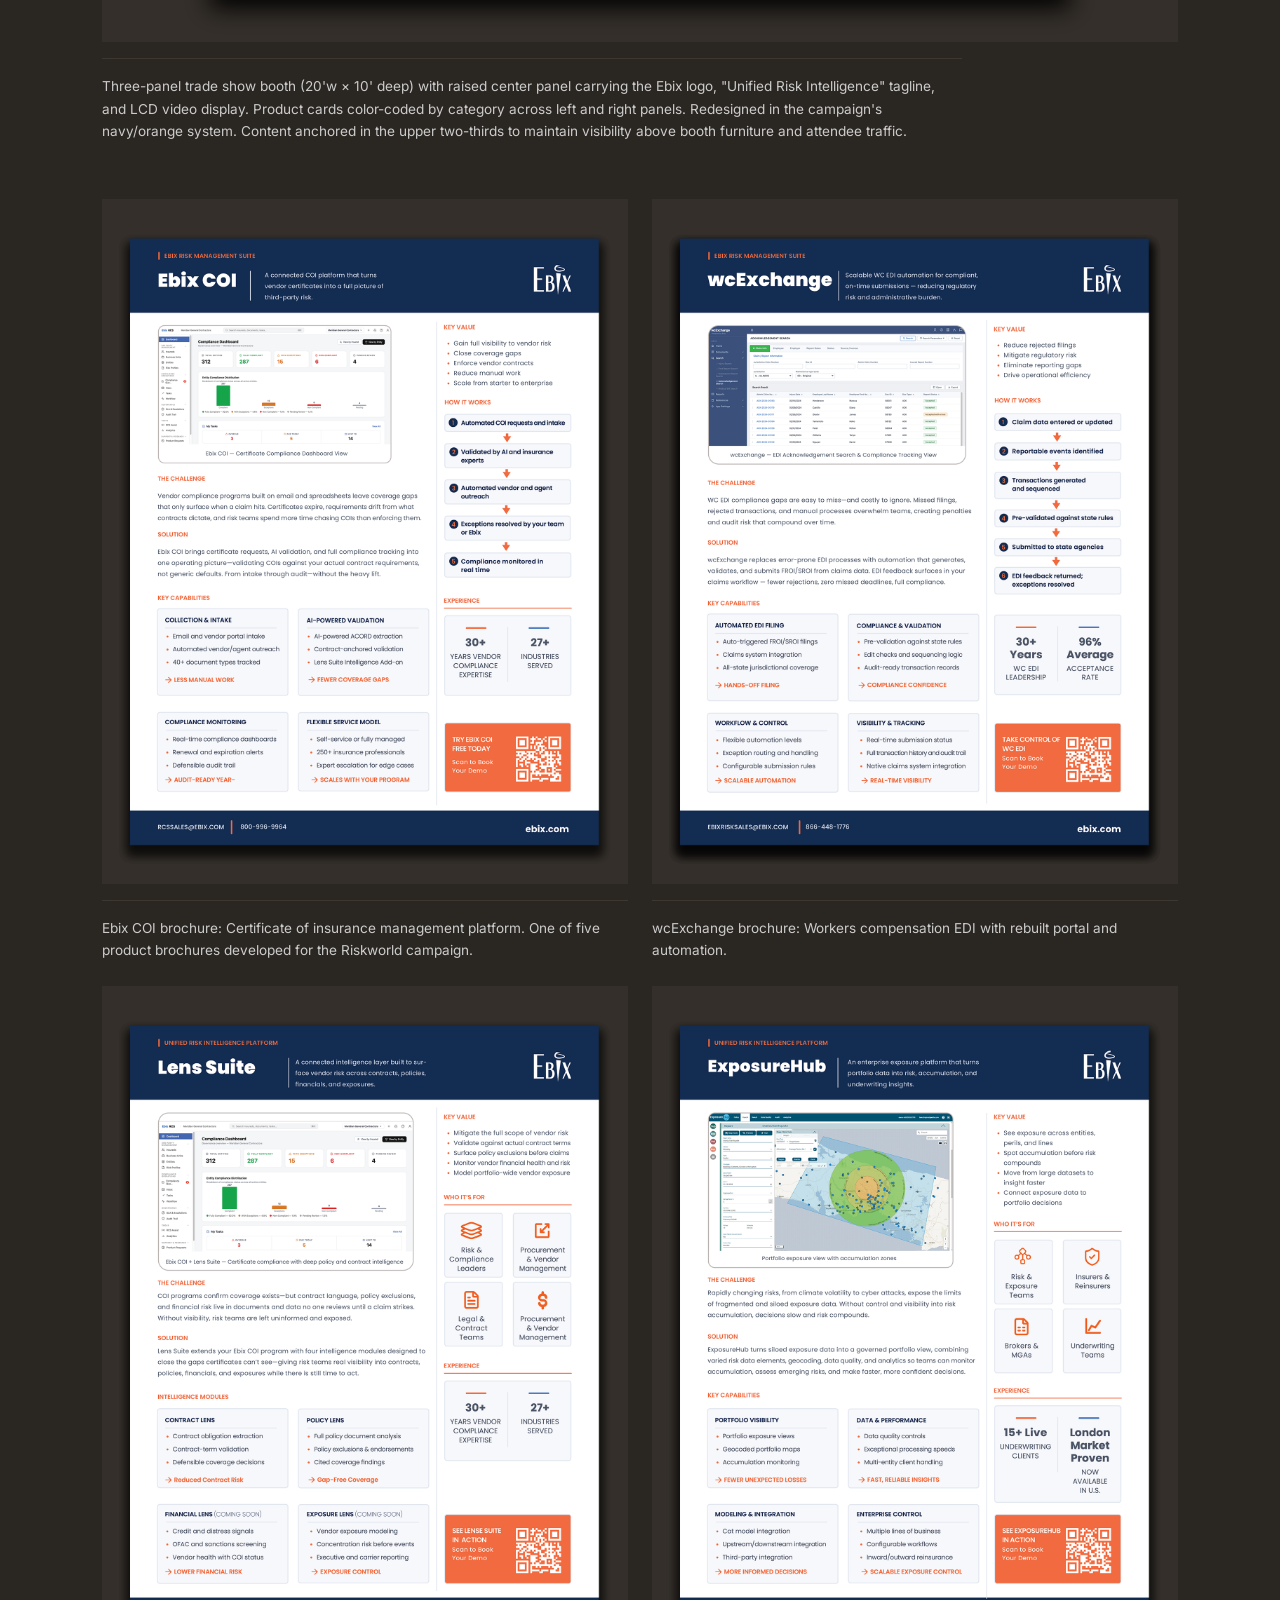
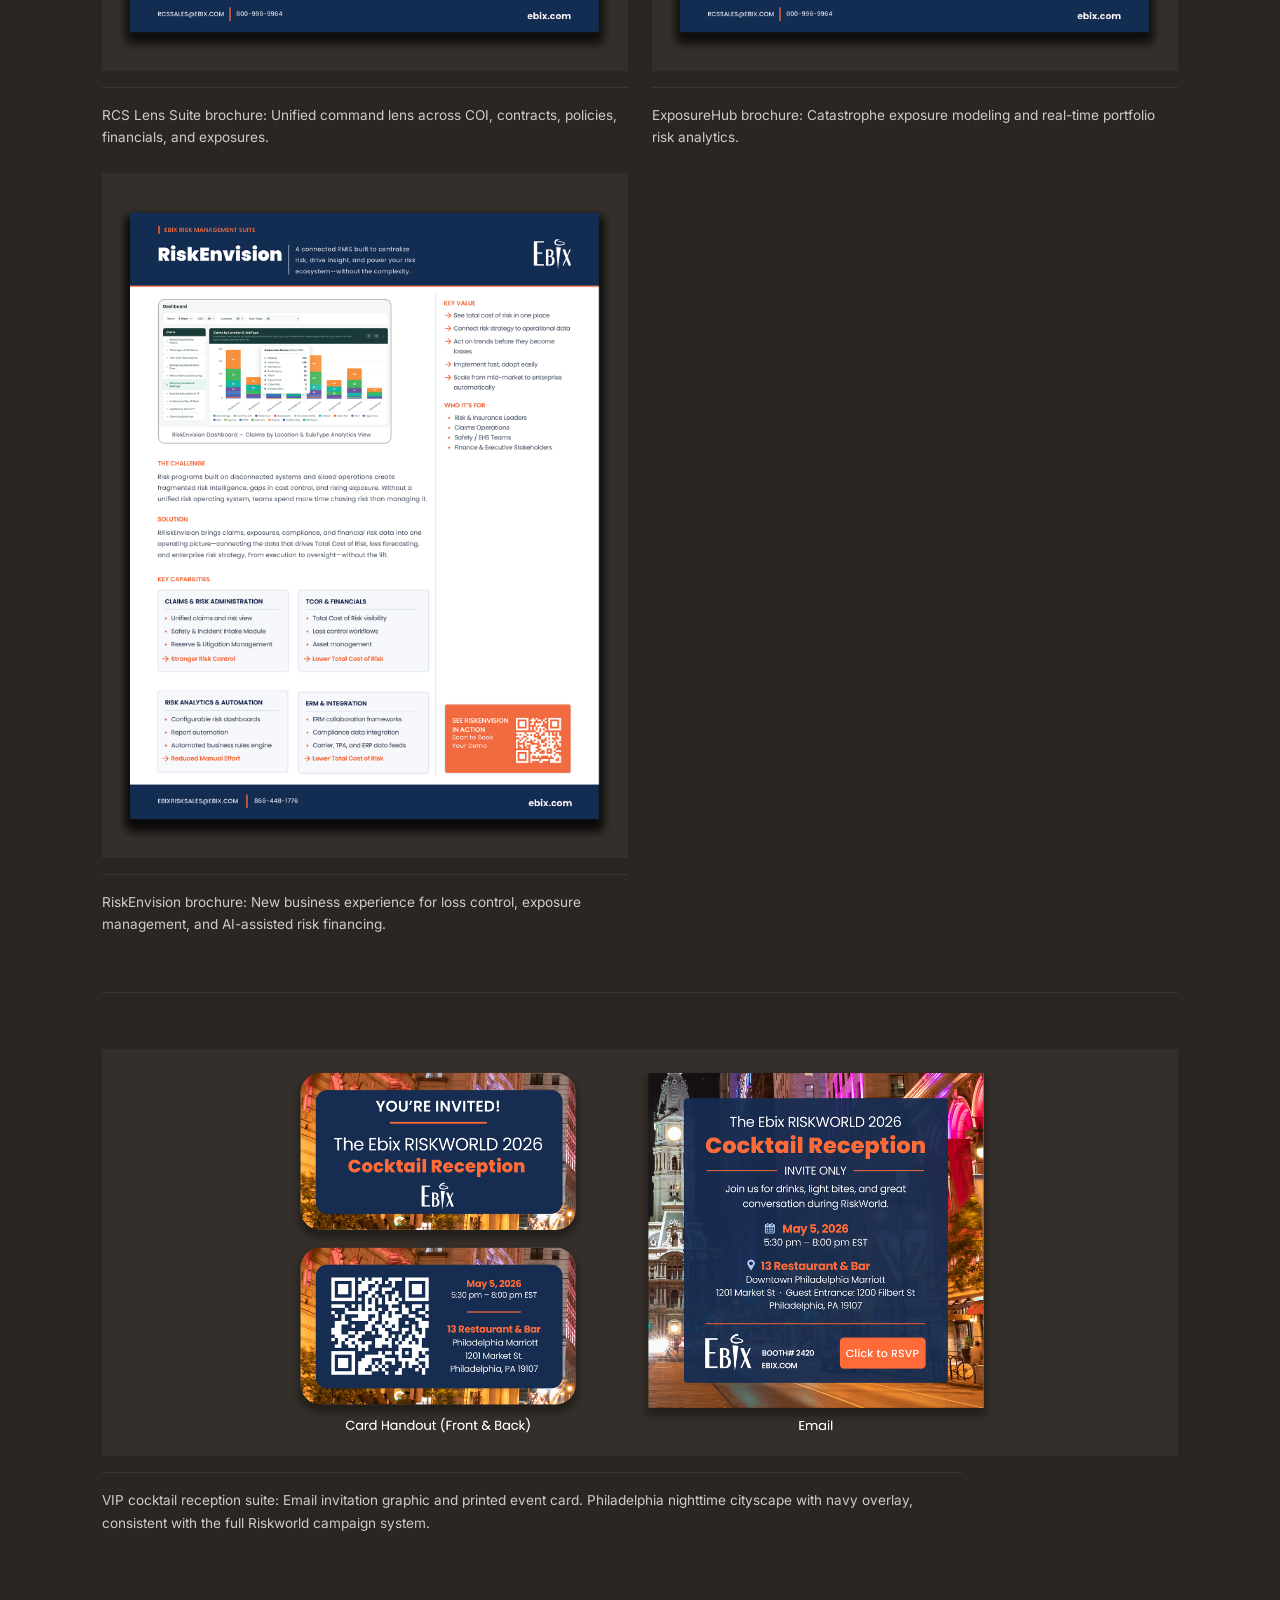
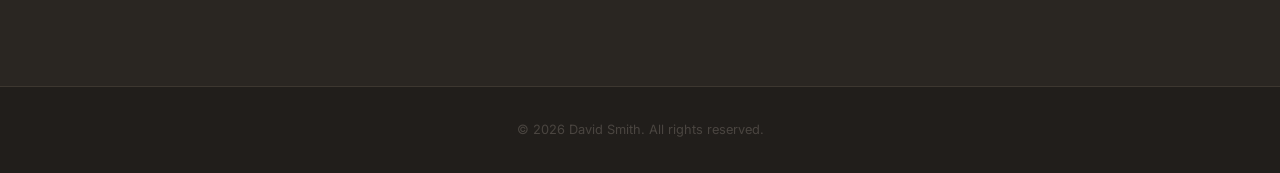
<file: riskworld/index.html>
<!DOCTYPE html>
<html lang="en">
<head>
  <meta charset="UTF-8" />
  <meta name="viewport" content="width=device-width, initial-scale=1.0" />
  <title>Riskworld 2026 — David Smith</title>
  <link rel="stylesheet" href="../styles.css" />
</head>
<body>

  <nav class="site-nav">
    <a href="https://davidsmithdesigns.com/" class="nav-logo">David <span>Smith</span></a>
    <ul class="nav-links">
      <li><a href="https://davidsmithdesigns.com/">Home</a></li>
      <li><a href="../index.html#selected-work">Selected Work</a></li>
      <li><a href="../about.html">About</a></li>
      <li><a href="../index.html#contact">Contact</a></li>
    </ul>
    <button class="nav-toggle" aria-label="Toggle menu">
      <span></span><span></span><span></span>
    </button>
  </nav>

  <main class="cs-page">
    <div class="container">

      <a href="../index.html#selected-work" class="cs-back">← Selected Work</a>

      <nav class="cs-nav" aria-label="Case study navigation">
        <a href="../zinnia/" class="cs-nav-link prev">
          <span class="cs-nav-label">← Previous</span>
          <span class="cs-nav-title">Zinnia Life &amp; Annuity Relaunch</span>
        </a>
        <a href="../ebixenterprise/" class="cs-nav-link next">
          <span class="cs-nav-label">Next →</span>
          <span class="cs-nav-title">EbixEnterprise Product Launch</span>
        </a>
      </nav>

      <header class="cs-header">
        <p class="eyebrow">Case Study 2 of 3</p>
        <h1 class="cs-title">Riskworld 2026 — Ebix Risk &amp; RCS</h1>
        <p class="cs-tagline">Senior Marketing Officer / Brand &amp; Creative Lead · Ebix, Inc. · 2025–2026</p>
        <dl class="cs-meta">
          <div class="cs-meta-item">
            <dt>Role</dt>
            <dd>Senior Marketing Officer / Brand &amp; Creative Lead</dd>
          </div>
          <div class="cs-meta-item">
            <dt>Employer</dt>
            <dd>Ebix, Inc. · 2025–2026</dd>
          </div>
          <div class="cs-meta-item">
            <dt>Collaborators</dt>
            <dd>Brand manager, Claude AI</dd>
          </div>
          <div class="cs-meta-item">
            <dt>Tools</dt>
            <dd>Adobe InDesign, Adobe Photoshop, Adobe Illustrator, Figma, Claude AI</dd>
          </div>
        </dl>
        <p class="cs-intro">Ebix's largest annual trade show, Riskworld 2026, served as the launch platform for a suite of risk management products across the Ebix Risk and RCS divisions. I built the full pre-show and on-site campaign from scratch—including a LinkedIn thought leadership carousel, direct mail campaign, five product brochures, an event landing page, VIP cocktail reception collateral, and a trade show booth redesign.</p>
      </header>

      <div class="deliverables">

        <!-- Hero 1: LinkedIn Carousel Strip -->
        <figure class="deliverable">
          <img src="../images/riskworld/riskworld-carousel-strip.png" alt="Pre-show LinkedIn thought leadership carousel for Riskworld 2026" />
          <figcaption>Pre-show LinkedIn thought leadership carousel driving awareness of new product launches. Each slide addresses a specific risk management pain point (fragmented data, reactive programs, coverage gaps) using a white/orange two-tone headline system with ghosted product icons as background texture. Copy developed in collaboration with the brand manager.</figcaption>
        </figure>

        <!-- Hero 2: Direct Mail -->
        <figure class="deliverable">
          <img src="../images/riskworld/riskworld-direct-mail.png" alt="Four-panel direct mail piece for Riskworld 2026" />
          <figcaption>Four-panel direct mail piece mailed pre-show to C-suite, risk management, and procurement teams. Front carries the campaign headline "See Further. Act Faster. Risk Smarter." with a pre-show demo booking CTA and QR code. Back announces new product launches with a putting challenge event engagement mechanic. Includes full postal production mechanics (indicia, address panel).</figcaption>
        </figure>

        <!-- Hero 3: Landing Page -->
        <figure class="deliverable">
          <img src="../images/riskworld/riskworld-landing-page.png" alt="Riskworld 2026 event landing page" />
          <figcaption>Riskworld 2026 event landing page covering five product launch announcements, pre-show demo booking, and lead capture form. Initial HTML wireframe built using Claude AI, then translated to Figma for developer handoff. <a href="#" style="color:var(--accent);">View live page →</a></figcaption>
        </figure>

        <!-- Full width: Booth -->
        <figure class="deliverable">
          <img src="../images/riskworld/riskworld-booth.png" alt="Three-panel Riskworld 2026 trade show booth" />
          <figcaption>Three-panel trade show booth (20'w × 10' deep) with raised center panel carrying the Ebix logo, "Unified Risk Intelligence" tagline, and LCD video display. Product cards color-coded by category across left and right panels. Redesigned in the campaign's navy/orange system. Content anchored in the upper two-thirds to maintain visibility above booth furniture and attendee traffic.</figcaption>
        </figure>

        <!-- Brochures: 3 left col, 2 right col -->
        <div class="riskworld-brochure-grid">
          <figure class="deliverable">
            <img src="../images/riskworld/riskworld-brochure-coi.png" alt="Ebix COI product brochure" />
            <figcaption>Ebix COI brochure: Certificate of insurance management platform. One of five product brochures developed for the Riskworld campaign.</figcaption>
          </figure>
          <figure class="deliverable">
            <img src="../images/riskworld/riskworld-brochure-lens.png" alt="RCS Lens Suite product brochure" />
            <figcaption>RCS Lens Suite brochure: Unified command lens across COI, contracts, policies, financials, and exposures.</figcaption>
          </figure>
          <figure class="deliverable">
            <img src="../images/riskworld/riskworld-brochure-riskenvision.png" alt="RiskEnvision product brochure" />
            <figcaption>RiskEnvision brochure: New business experience for loss control, exposure management, and AI-assisted risk financing.</figcaption>
          </figure>
          <figure class="deliverable">
            <img src="../images/riskworld/riskworld-brochure-wcexchange.png" alt="wcExchange product brochure" />
            <figcaption>wcExchange brochure: Workers compensation EDI with rebuilt portal and automation.</figcaption>
          </figure>
          <figure class="deliverable">
            <img src="../images/riskworld/riskworld-brochure-exposurehub.png" alt="ExposureHub product brochure" />
            <figcaption>ExposureHub brochure: Catastrophe exposure modeling and real-time portfolio risk analytics.</figcaption>
          </figure>
        </div>

        <!-- Reception Suite -->
        <div class="reception-suite">
          <figure class="deliverable">
            <img src="../images/riskworld/riskworld-reception-suite.png" alt="VIP cocktail reception suite — email invitation and printed event card" />
            <figcaption>VIP cocktail reception suite: Email invitation graphic and printed event card. Philadelphia nighttime cityscape with navy overlay, consistent with the full Riskworld campaign system.</figcaption>
          </figure>
        </div>

      </div>
    </div>
  </main>

  <footer>
    <p>&copy; 2026 David Smith. All rights reserved.</p>
  </footer>

  <script src="../script.js"></script>
</body>
</html>
</file>
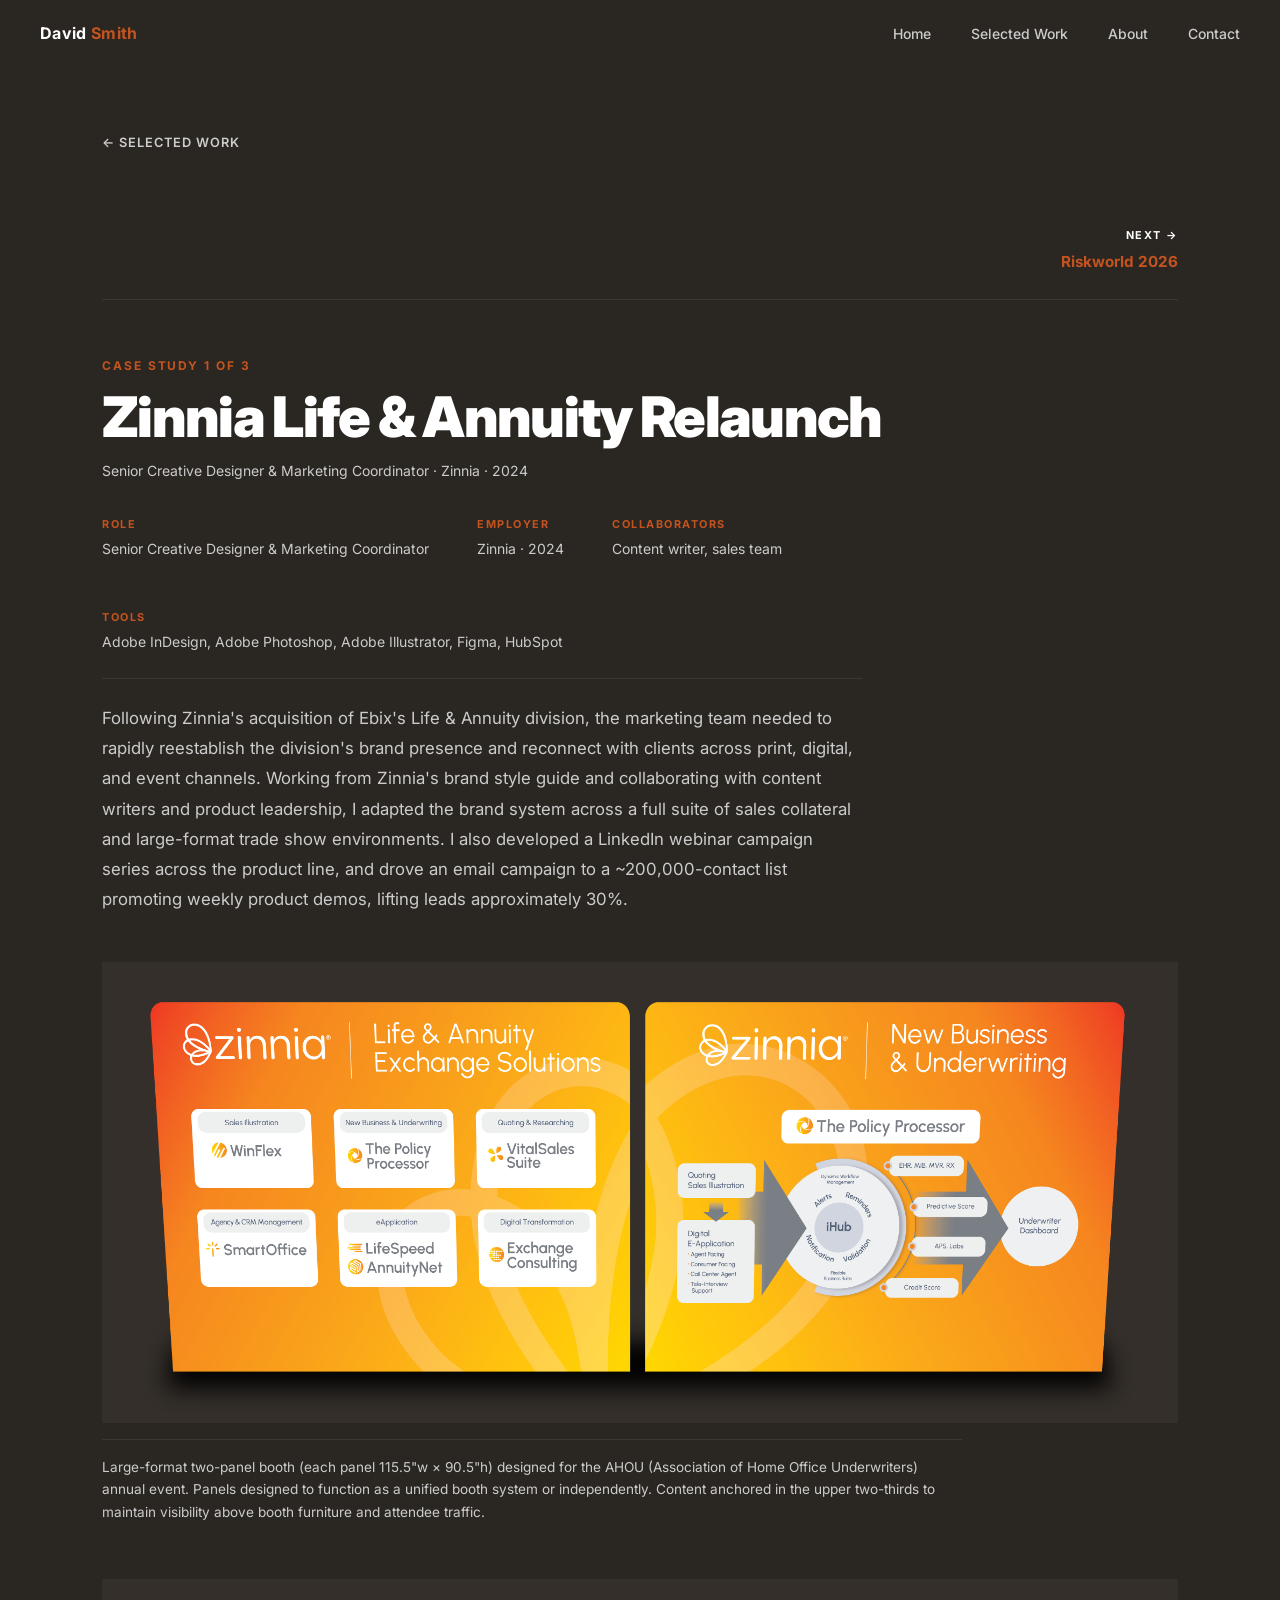
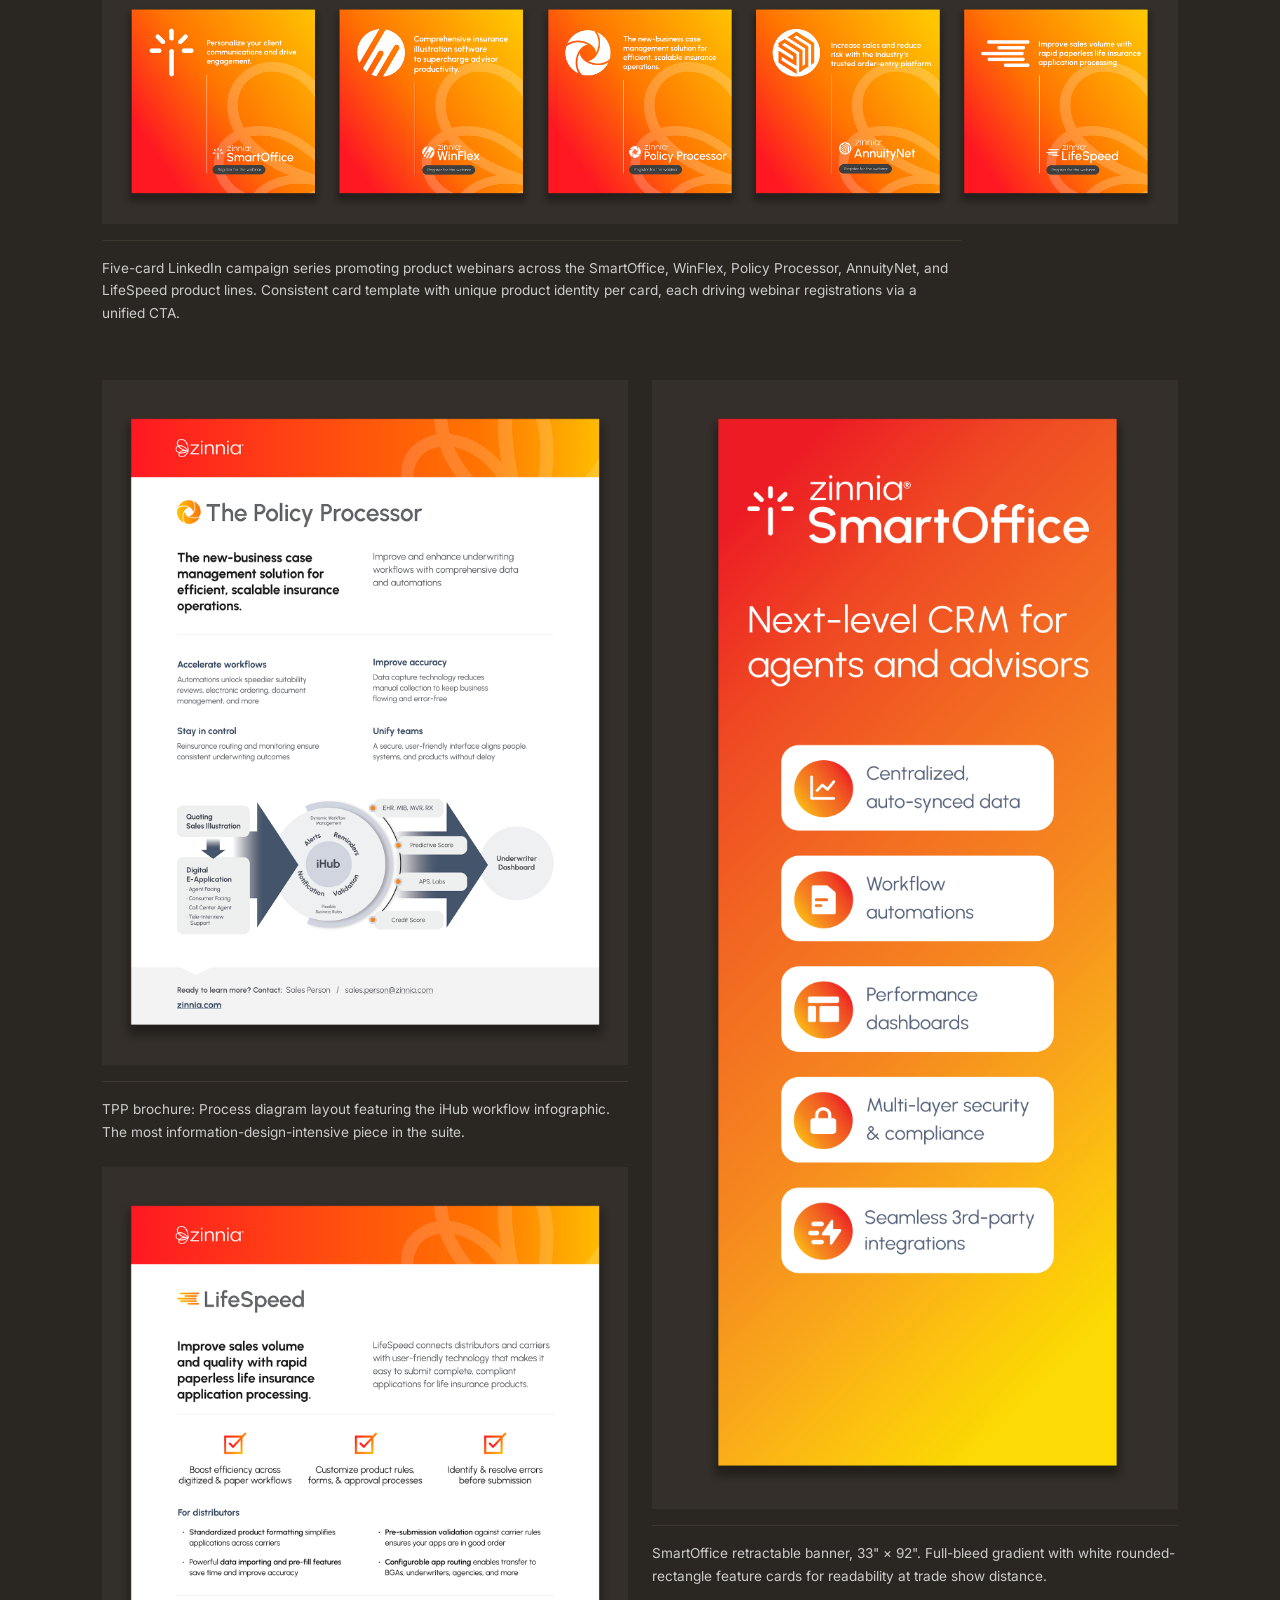
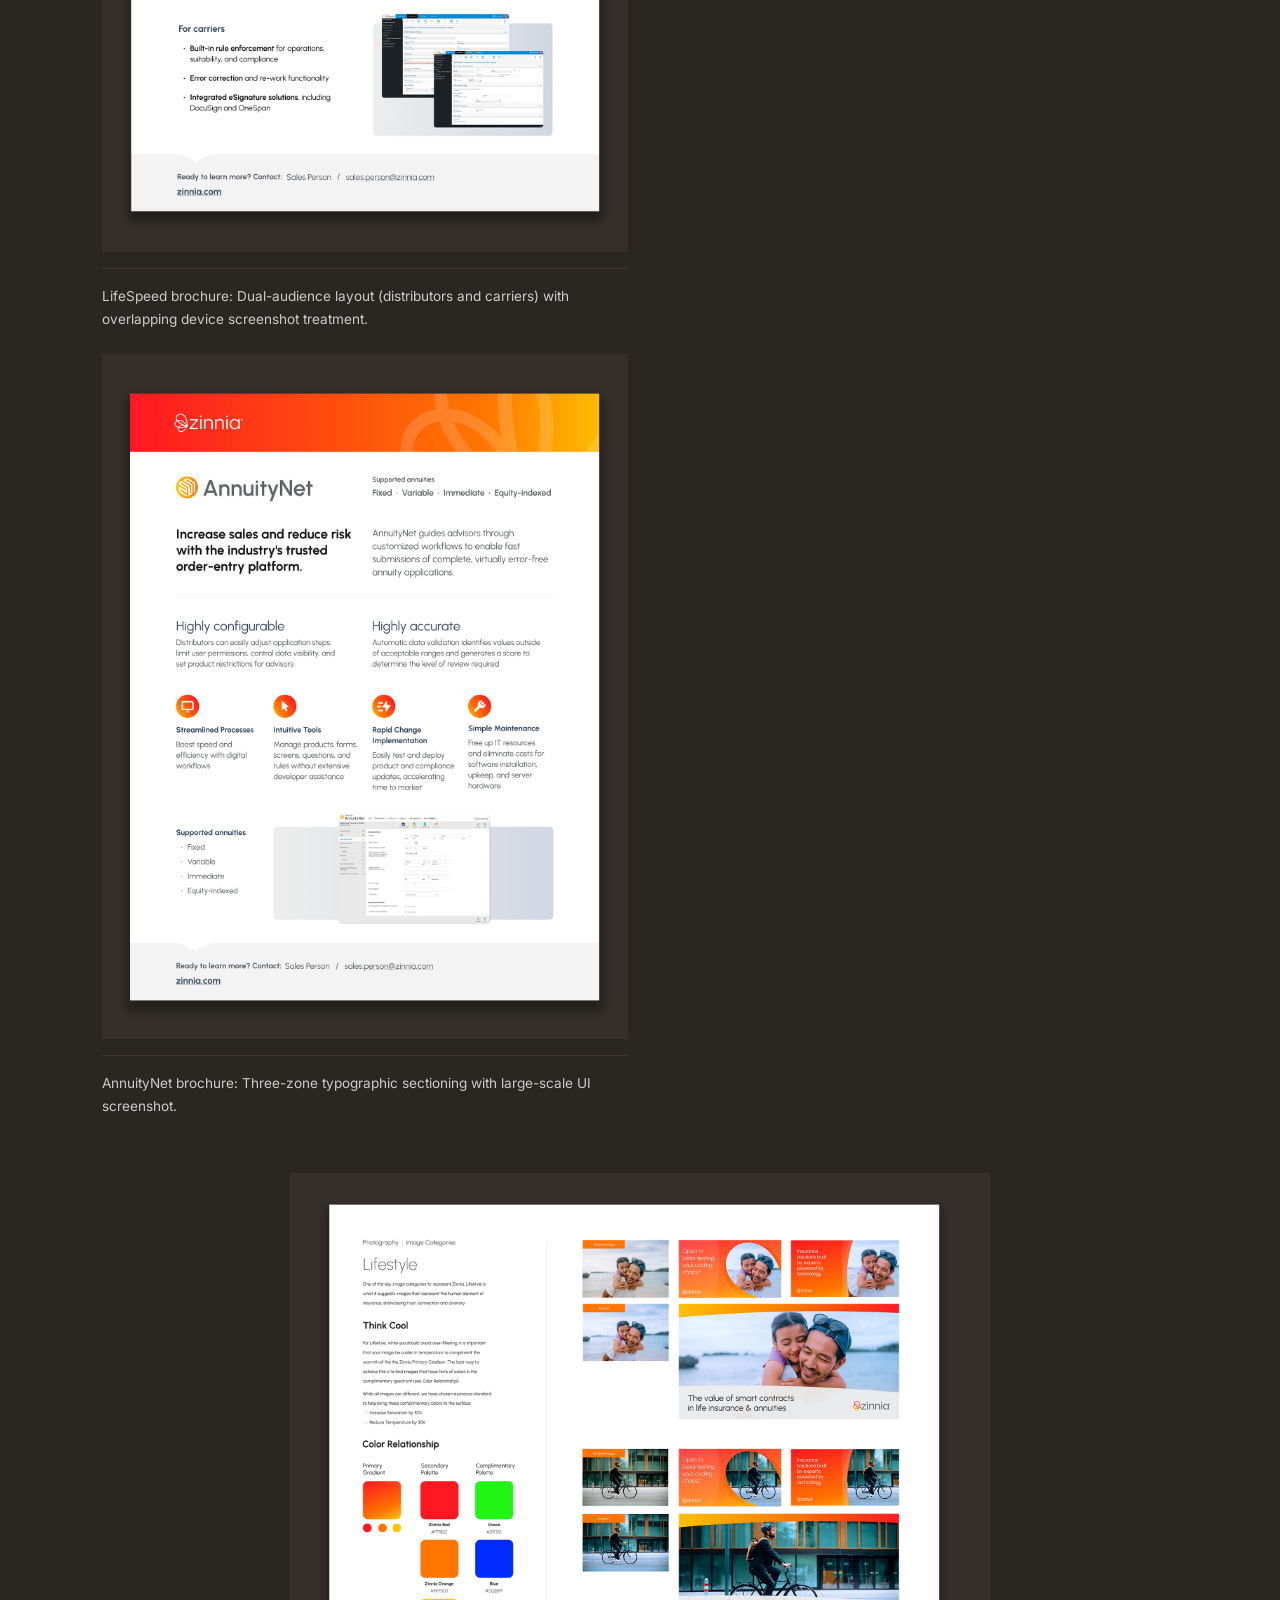
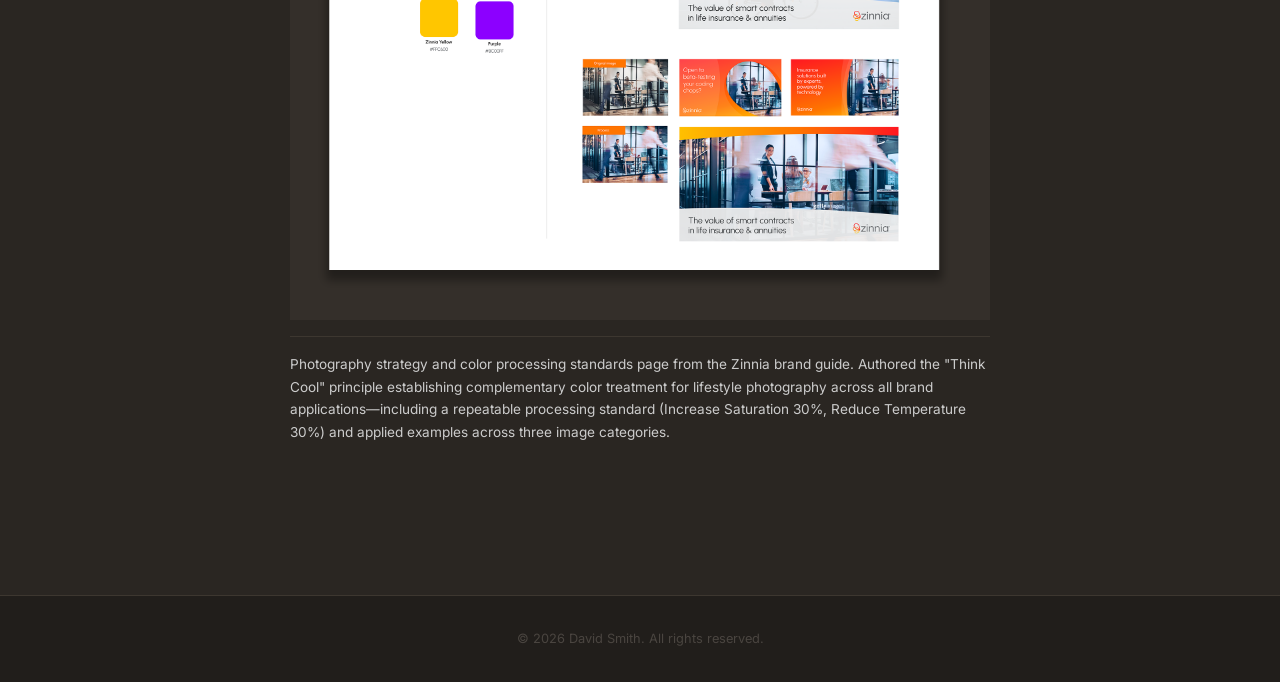
<file: zinnia/index.html>
<!DOCTYPE html>
<html lang="en">
<head>
  <meta charset="UTF-8" />
  <meta name="viewport" content="width=device-width, initial-scale=1.0" />
  <title>Zinnia Life &amp; Annuity Relaunch — David Smith</title>
  <link rel="stylesheet" href="../styles.css" />
</head>
<body>

  <nav class="site-nav">
    <a href="https://davidsmithdesigns.com/" class="nav-logo">David <span>Smith</span></a>
    <ul class="nav-links">
      <li><a href="https://davidsmithdesigns.com/">Home</a></li>
      <li><a href="../index.html#selected-work">Selected Work</a></li>
      <li><a href="../about.html">About</a></li>
      <li><a href="../index.html#contact">Contact</a></li>
    </ul>
    <button class="nav-toggle" aria-label="Toggle menu">
      <span></span><span></span><span></span>
    </button>
  </nav>

  <main class="cs-page">
    <div class="container">

      <a href="../index.html#selected-work" class="cs-back">← Selected Work</a>

      <nav class="cs-nav" aria-label="Case study navigation">
        <div class="cs-nav-spacer"></div>
        <a href="../riskworld/" class="cs-nav-link next">
          <span class="cs-nav-label">Next →</span>
          <span class="cs-nav-title">Riskworld 2026</span>
        </a>
      </nav>

      <header class="cs-header">
        <p class="eyebrow">Case Study 1 of 3</p>
        <h1 class="cs-title">Zinnia Life &amp; Annuity Relaunch</h1>
        <p class="cs-tagline">Senior Creative Designer &amp; Marketing Coordinator · Zinnia · 2024</p>
        <dl class="cs-meta">
          <div class="cs-meta-item">
            <dt>Role</dt>
            <dd>Senior Creative Designer &amp; Marketing Coordinator</dd>
          </div>
          <div class="cs-meta-item">
            <dt>Employer</dt>
            <dd>Zinnia · 2024</dd>
          </div>
          <div class="cs-meta-item">
            <dt>Collaborators</dt>
            <dd>Content writer, sales team</dd>
          </div>
          <div class="cs-meta-item">
            <dt>Tools</dt>
            <dd>Adobe InDesign, Adobe Photoshop, Adobe Illustrator, Figma, HubSpot</dd>
          </div>
        </dl>
        <p class="cs-intro">Following Zinnia's acquisition of Ebix's Life &amp; Annuity division, the marketing team needed to rapidly reestablish the division's brand presence and reconnect with clients across print, digital, and event channels. Working from Zinnia's brand style guide and collaborating with content writers and product leadership, I adapted the brand system across a full suite of sales collateral and large-format trade show environments. I also developed a LinkedIn webinar campaign series across the product line, and drove an email campaign to a ~200,000-contact list promoting weekly product demos, lifting leads approximately 30%.</p>
      </header>

      <div class="deliverables">

        <!-- Hero 1: Booth Panels -->
        <figure class="deliverable">
          <img src="../images/zinnia/zinnia-booth-panels.png" alt="Large-format two-panel trade show booth designed for AHOU" />
          <figcaption>Large-format two-panel booth (each panel 115.5"w × 90.5"h) designed for the AHOU (Association of Home Office Underwriters) annual event. Panels designed to function as a unified booth system or independently. Content anchored in the upper two-thirds to maintain visibility above booth furniture and attendee traffic.</figcaption>
        </figure>

        <!-- Hero 2: LinkedIn Series -->
        <figure class="deliverable">
          <img src="../images/zinnia/zinnia-linkedin-series.png" alt="Five-card LinkedIn campaign series for Zinnia product webinars" />
          <figcaption>Five-card LinkedIn campaign series promoting product webinars across the SmartOffice, WinFlex, Policy Processor, AnnuityNet, and LifeSpeed product lines. Consistent card template with unique product identity per card, each driving webinar registrations via a unified CTA.</figcaption>
        </figure>

        <!-- Brochures + Banner -->
        <div class="zinnia-brochure-grid">
          <figure class="deliverable">
            <img src="../images/zinnia/zinnia-brochure-tpp.png" alt="TPP One-pager featuring the iHub workflow infographic" />
            <figcaption>TPP brochure: Process diagram layout featuring the iHub workflow infographic. The most information-design-intensive piece in the suite.</figcaption>
          </figure>
          <figure class="deliverable">
            <img src="../images/zinnia/zinnia-brochure-lifespeed.png" alt="LifeSpeed One-pager with overlapping device screenshot treatment" />
            <figcaption>LifeSpeed brochure: Dual-audience layout (distributors and carriers) with overlapping device screenshot treatment.</figcaption>
          </figure>
          <figure class="deliverable">
            <img src="../images/zinnia/zinnia-brochure-annuitynet.png" alt="AnnuityNet One-pager with three-zone typographic sectioning" />
            <figcaption>AnnuityNet brochure: Three-zone typographic sectioning with large-scale UI screenshot.</figcaption>
          </figure>
          <figure class="deliverable banner-figure">
            <img src="../images/zinnia/zinnia-banner.png" alt="SmartOffice retractable banner, 33 by 92 inches" />
            <figcaption>SmartOffice retractable banner, 33" × 92". Full-bleed gradient with white rounded-rectangle feature cards for readability at trade show distance.</figcaption>
          </figure>
        </div>

        <!-- Single centered: Brand Guide -->
        <figure class="deliverable deliverable-centered">
          <img src="../images/zinnia/zinnia-brand-guide.png" alt="Photography strategy and color processing standards page from the Zinnia brand guide" />
          <figcaption>Photography strategy and color processing standards page from the Zinnia brand guide. Authored the "Think Cool" principle establishing complementary color treatment for lifestyle photography across all brand applications—including a repeatable processing standard (Increase Saturation 30%, Reduce Temperature 30%) and applied examples across three image categories.</figcaption>
        </figure>

      </div>
    </div>
  </main>

  <footer>
    <p>&copy; 2026 David Smith. All rights reserved.</p>
  </footer>

  <script src="../script.js"></script>
</body>
</html>
</file>
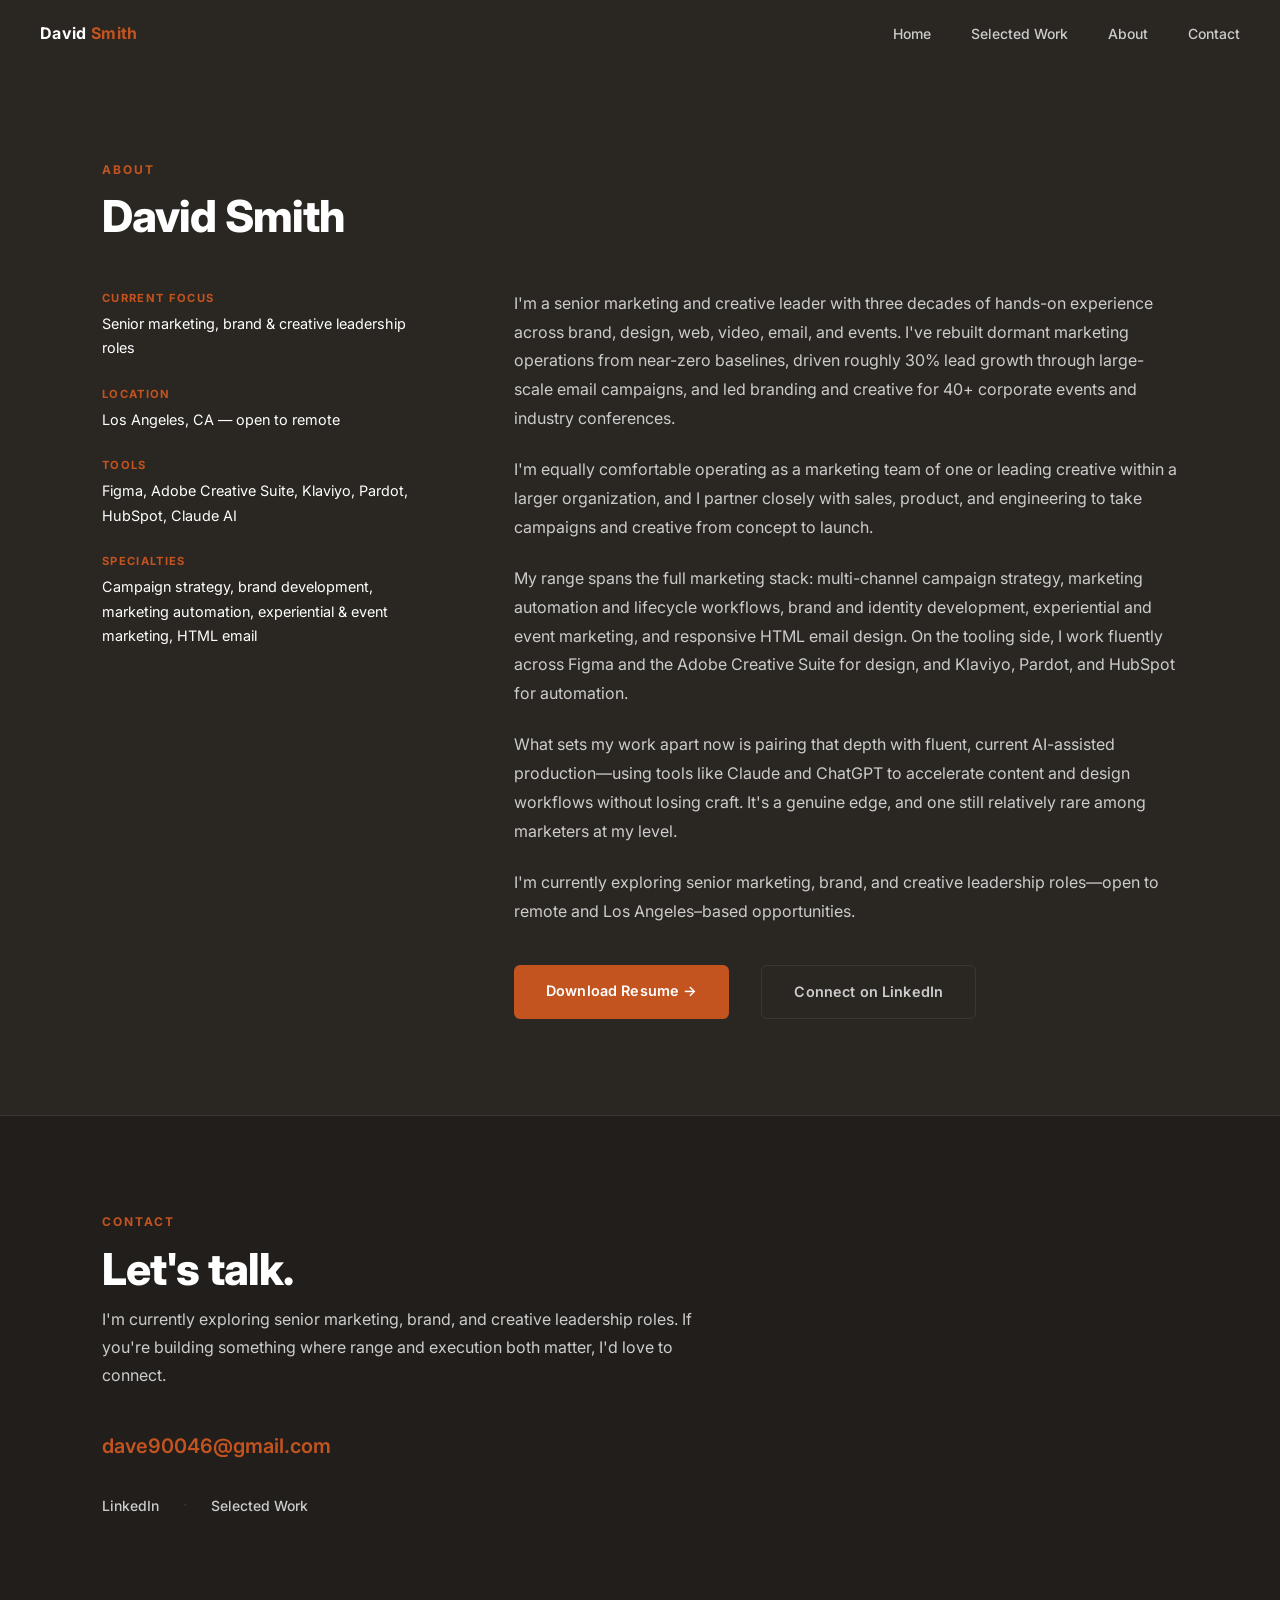
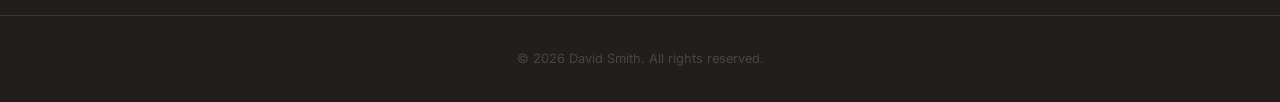
<file: about.html>
<!DOCTYPE html>
<html lang="en">
<head>
  <meta charset="UTF-8" />
  <meta name="viewport" content="width=device-width, initial-scale=1.0" />
  <title>About — David Smith</title>
  <link rel="stylesheet" href="styles.css" />
</head>
<body>

  <nav class="site-nav">
    <a href="https://davidsmithdesigns.com/" class="nav-logo">David <span>Smith</span></a>
    <ul class="nav-links">
      <li><a href="https://davidsmithdesigns.com/">Home</a></li>
      <li><a href="index.html#selected-work">Selected Work</a></li>
      <li><a href="about.html">About</a></li>
      <li><a href="#contact">Contact</a></li>
    </ul>
    <button class="nav-toggle" aria-label="Toggle menu">
      <span></span><span></span><span></span>
    </button>
  </nav>

  <!-- ABOUT -->
  <section class="about-page">
    <div class="container">
      <p class="eyebrow">About</p>
      <h1 class="section-title">David Smith</h1>

      <div class="about-grid">
        <div class="about-sidebar">
          <dl class="about-meta">
            <dt>Current Focus</dt>
            <dd>Senior marketing, brand &amp; creative leadership roles</dd>

            <dt>Location</dt>
            <dd>Los Angeles, CA — open to remote</dd>

            <dt>Tools</dt>
            <dd>Figma, Adobe Creative Suite, Klaviyo, Pardot, HubSpot, Claude AI</dd>

            <dt>Specialties</dt>
            <dd>Campaign strategy, brand development, marketing automation, experiential &amp; event marketing, HTML email</dd>
          </dl>
        </div>

        <div class="about-body">
          <p>I'm a senior marketing and creative leader with three decades of hands-on experience across brand, design, web, video, email, and events. I've rebuilt dormant marketing operations from near-zero baselines, driven roughly 30% lead growth through large-scale email campaigns, and led branding and creative for 40+ corporate events and industry conferences.</p>
          <p>I'm equally comfortable operating as a marketing team of one or leading creative within a larger organization, and I partner closely with sales, product, and engineering to take campaigns and creative from concept to launch.</p>
          <p>My range spans the full marketing stack: multi-channel campaign strategy, marketing automation and lifecycle workflows, brand and identity development, experiential and event marketing, and responsive HTML email design. On the tooling side, I work fluently across Figma and the Adobe Creative Suite for design, and Klaviyo, Pardot, and HubSpot for automation.</p>
          <p>What sets my work apart now is pairing that depth with fluent, current AI-assisted production—using tools like Claude and ChatGPT to accelerate content and design workflows without losing craft. It's a genuine edge, and one still relatively rare among marketers at my level.</p>
          <p>I'm currently exploring senior marketing, brand, and creative leadership roles—open to remote and Los Angeles–based opportunities.</p>
          <div class="about-cta">
            <a href="/David%20Smith%20Resume.pdf" target="_blank" rel="noopener" class="btn btn-accent">Download Resume →</a>
            <a href="https://www.linkedin.com/in/david-smith-4bb11ba/" target="_blank" rel="noopener" class="btn btn-ghost">Connect on LinkedIn</a>
          </div>
        </div>
      </div>
    </div>
  </section>

  <!-- CONTACT -->
  <section id="contact">
    <div class="container">
      <div class="contact-inner">
        <p class="eyebrow">Contact</p>
        <h2 class="section-title">Let's talk.</h2>
        <p class="contact-sub">I'm currently exploring senior marketing, brand, and creative leadership roles. If you're building something where range and execution both matter, I'd love to connect.</p>
        <a href="mailto:dave90046@gmail.com" class="contact-email">dave90046@gmail.com</a>
        <div class="contact-links">
          <a href="https://www.linkedin.com/in/david-smith-4bb11ba/" target="_blank" rel="noopener" class="contact-link">LinkedIn</a>
          <span class="contact-sep">·</span>
          <a href="index.html#selected-work" class="contact-link">Selected Work</a>
        </div>
      </div>
    </div>
  </section>

  <footer>
    <p>&copy; 2026 David Smith. All rights reserved.</p>
  </footer>

  <script src="script.js"></script>
</body>
</html>
</file>
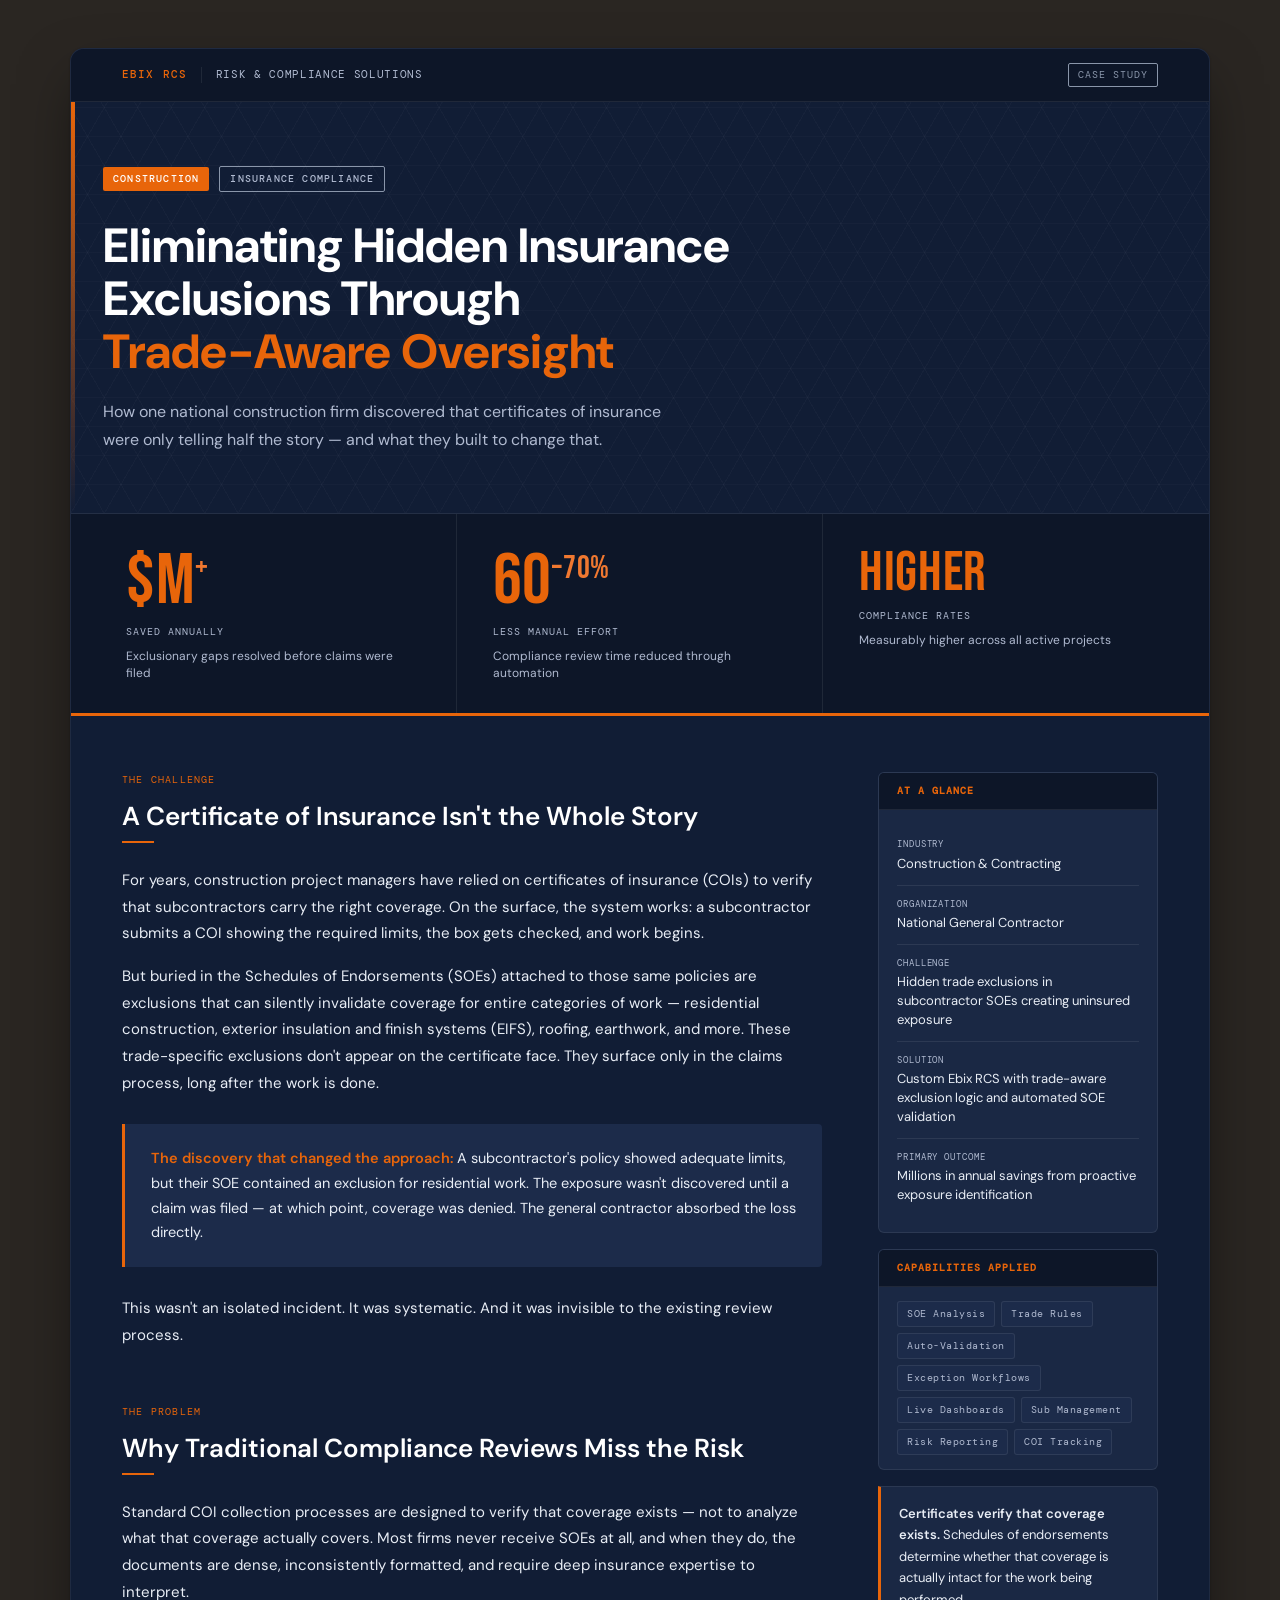
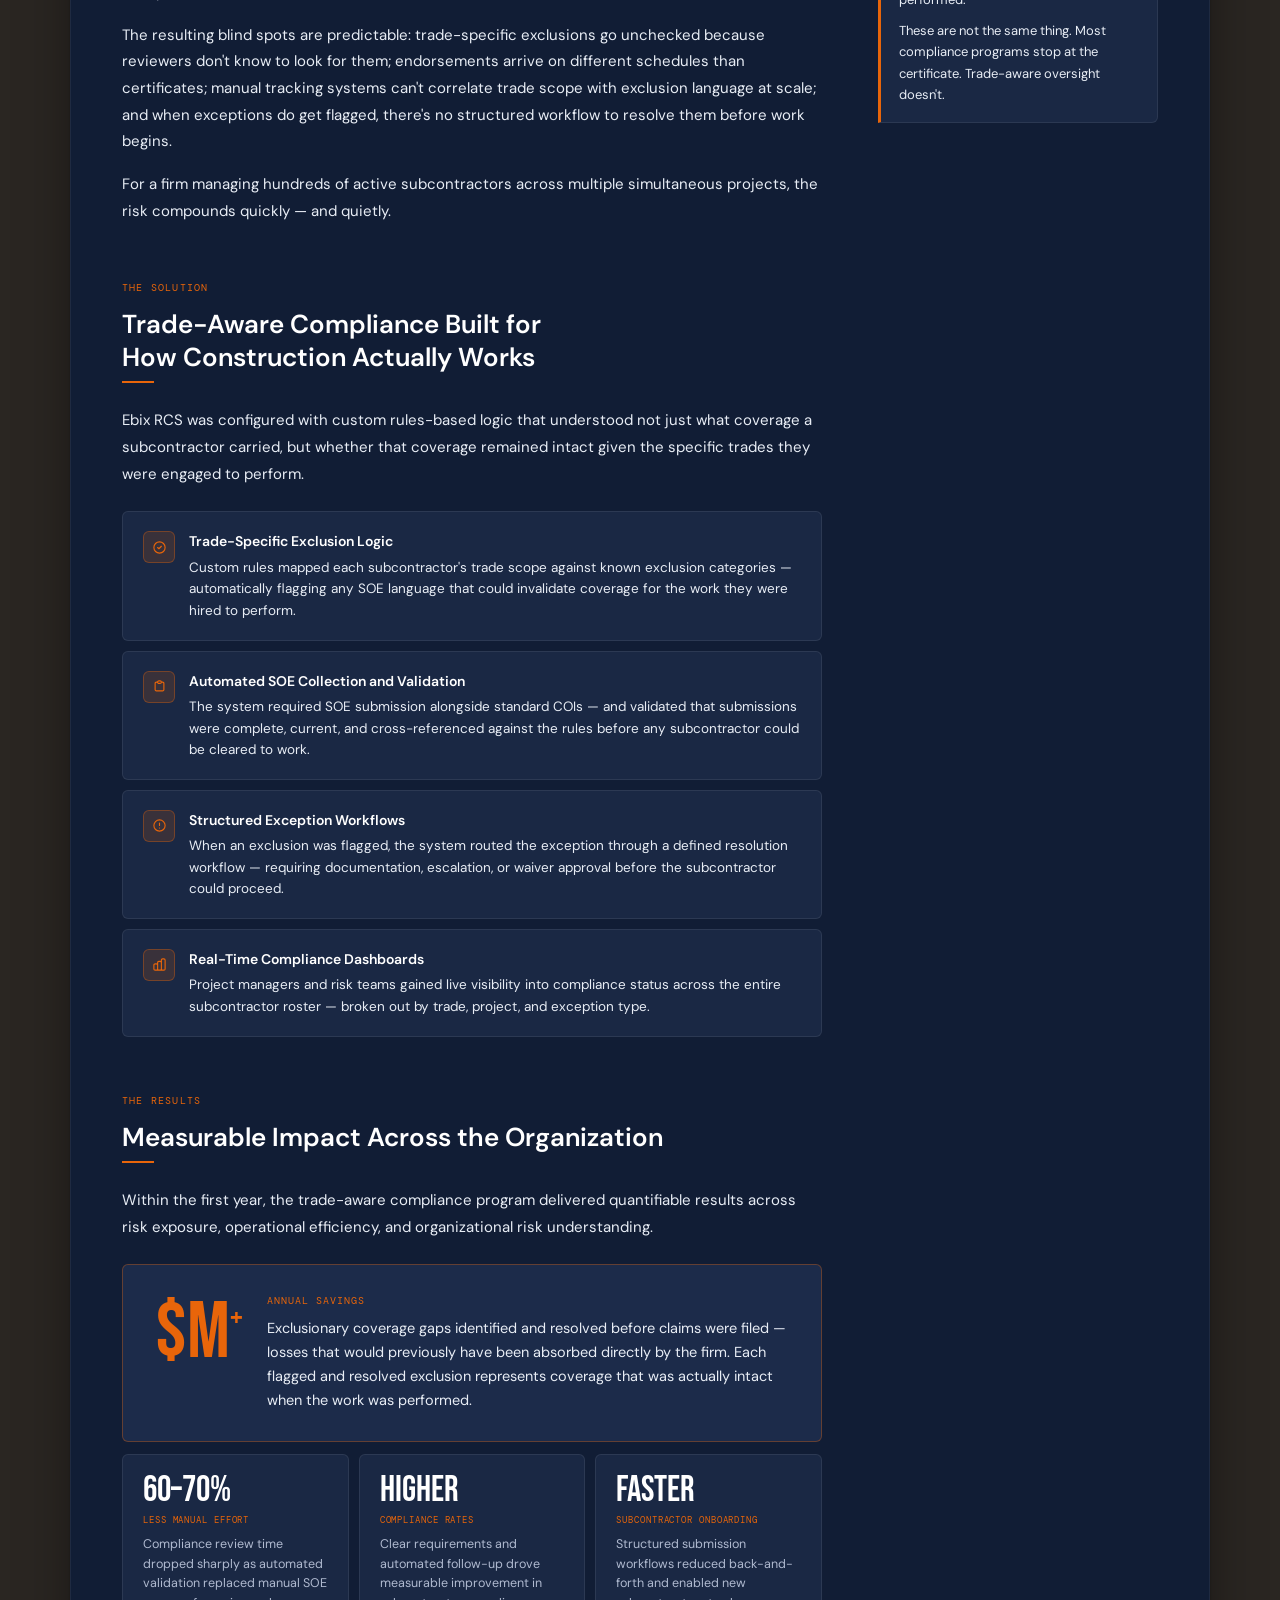
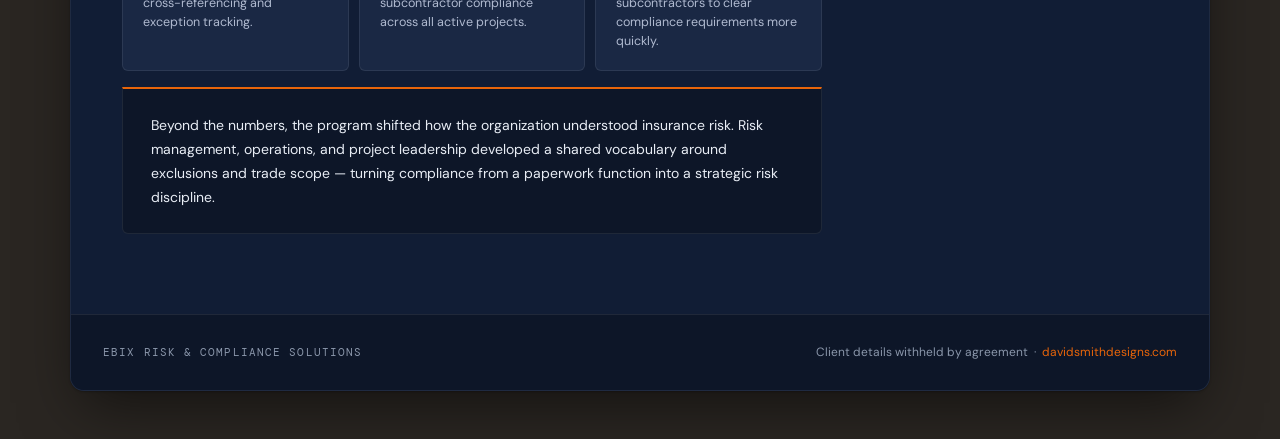
<file: ebix-rcs/case-study.html>
<!doctype html>
<html lang="en">
<head>
<meta charset="utf-8">
<meta name="viewport" content="width=device-width,initial-scale=1,viewport-fit=cover">
<title>Construction Compliance Case Study | Ebix RCS</title>
<meta name="description" content="How a national construction firm used trade-aware oversight in Ebix RCS to eliminate hidden insurance exclusions.">
<link rel="preconnect" href="https://fonts.googleapis.com">
<link rel="preconnect" href="https://fonts.gstatic.com" crossorigin>
<link href="https://fonts.googleapis.com/css2?family=Bebas+Neue&family=DM+Sans:ital,opsz,wght@0,9..40,300;0,9..40,400;0,9..40,500;0,9..40,600;0,9..40,700;1,9..40,400&family=DM+Mono:wght@400;500&display=swap" rel="stylesheet">

<style>
/* ── TOKENS ─────────────────────────────────────────────────── */
:root {
  --navy-deep:   #0D1628;
  --navy-dark:   #111D35;
  --navy-mid:    #1C2B4A;
  --navy-card:   #1A2844;
  --orange:      #E8650A;
  --orange-lt:   #F07830;
  --orange-dim:  rgba(232,101,10,0.15);
  --white:       #FFFFFF;
  --text-pri:    #E8EDF5;
  --text-sec:    #B0BAD0;
  --text-dim:    #8A96AA;
  --rule:        rgba(255,255,255,0.08);
  --rule-orange: rgba(232,101,10,0.35);

  --font-disp:   'Bebas Neue', 'Arial Narrow', Arial, sans-serif;
  --font-body:   'DM Sans', system-ui, -apple-system, sans-serif;
  --font-mono:   'DM Mono', 'Courier New', monospace;
}

/* ── RESET / BASE ───────────────────────────────────────────── */
*, *::before, *::after { box-sizing: border-box; margin: 0; padding: 0; }

body {
  font-family: var(--font-body);
  background: var(--navy-dark);
  color: var(--text-pri);
  line-height: 1.6;
  -webkit-font-smoothing: antialiased;
}

/* ── SITE HEADER ────────────────────────────────────────────── */
.site-header {
  background: var(--navy-deep);
  border-bottom: 1px solid var(--rule);
  padding: 14px 0;
}
.site-header .inner {
  max-width: 1100px;
  margin: 0 auto;
  padding: 0 32px;
  display: flex;
  align-items: center;
  gap: 14px;
}
.header-brand {
  font-family: var(--font-mono);
  font-size: 11px;
  font-weight: 500;
  letter-spacing: 0.1em;
  color: var(--orange);
  text-transform: uppercase;
}
.header-sep {
  width: 1px;
  height: 16px;
  background: var(--rule);
  flex-shrink: 0;
}
.header-product {
  font-family: var(--font-mono);
  font-size: 11px;
  letter-spacing: 0.06em;
  color: var(--text-sec);
  text-transform: uppercase;
}
.header-type {
  margin-left: auto;
  font-family: var(--font-mono);
  font-size: 10px;
  letter-spacing: 0.1em;
  text-transform: uppercase;
  color: var(--text-dim);
  border: 1px solid var(--text-dim);
  padding: 3px 9px;
  border-radius: 2px;
}

/* ── HERO ───────────────────────────────────────────────────── */
.hero {
  background: var(--navy-dark);
  padding: 64px 32px 60px;
  border-bottom: 1px solid var(--rule);
  position: relative;
  overflow: hidden;
}

/* Ghosted hexagonal grid texture */
.hero::before {
  content: '';
  position: absolute;
  inset: 0;
  background-image:
    repeating-linear-gradient(
      60deg,
      transparent,
      transparent 28px,
      rgba(255,255,255,0.025) 28px,
      rgba(255,255,255,0.025) 29px
    ),
    repeating-linear-gradient(
      -60deg,
      transparent,
      transparent 28px,
      rgba(255,255,255,0.025) 28px,
      rgba(255,255,255,0.025) 29px
    ),
    repeating-linear-gradient(
      0deg,
      transparent,
      transparent 28px,
      rgba(255,255,255,0.02) 28px,
      rgba(255,255,255,0.02) 29px
    );
  pointer-events: none;
}

/* Orange accent bar — left edge */
.hero::after {
  content: '';
  position: absolute;
  left: 0;
  top: 0;
  bottom: 0;
  width: 4px;
  background: linear-gradient(180deg, var(--orange) 0%, transparent 100%);
}

.hero .inner {
  max-width: 1100px;
  margin: 0 auto;
  position: relative;
  z-index: 1;
}

.hero-eyebrow {
  display: flex;
  align-items: center;
  gap: 10px;
  margin-bottom: 28px;
}
.eyebrow-tag {
  font-family: var(--font-mono);
  font-size: 10px;
  font-weight: 500;
  letter-spacing: 0.12em;
  text-transform: uppercase;
  padding: 4px 10px;
  border-radius: 2px;
}
.eyebrow-tag.orange {
  background: var(--orange);
  color: var(--white);
}
.eyebrow-tag.outline {
  border: 1px solid var(--text-dim);
  color: var(--text-sec);
}

.hero h1 {
  font-family: var(--font-body);
  font-size: clamp(28px, 4.5vw, 48px);
  font-weight: 700;
  line-height: 1.1;
  color: var(--white);
  max-width: 760px;
  margin-bottom: 20px;
  text-wrap: balance;
}
.hero h1 .accent { color: var(--orange); }

.hero-sub {
  font-size: 16px;
  color: var(--text-sec);
  max-width: 560px;
  line-height: 1.7;
}

/* ── METRICS BAR ────────────────────────────────────────────── */
.metrics-bar {
  background: var(--navy-deep);
  border-bottom: 3px solid var(--orange);
  padding: 0;
}
.metrics-bar .inner {
  max-width: 1100px;
  margin: 0 auto;
  display: grid;
  grid-template-columns: repeat(3, 1fr);
}
.metric-cell {
  padding: 32px 36px;
  border-right: 1px solid var(--rule);
  display: flex;
  flex-direction: column;
  gap: 6px;
}
.metric-cell:last-child { border-right: none; }

.metric-num {
  font-family: var(--font-disp);
  font-size: clamp(44px, 6vw, 72px);
  line-height: 1;
  color: var(--orange);
  letter-spacing: 0.01em;
}
.metric-num sup {
  font-size: 0.45em;
  vertical-align: super;
  color: var(--orange-lt);
}
.metric-label {
  font-family: var(--font-mono);
  font-size: 10px;
  letter-spacing: 0.1em;
  text-transform: uppercase;
  color: var(--text-sec);
}
.metric-sub {
  font-size: 12px;
  color: var(--text-sec);
  line-height: 1.4;
  margin-top: 2px;
}

/* ── BODY LAYOUT ────────────────────────────────────────────── */
.body-wrap {
  max-width: 1100px;
  margin: 0 auto;
  padding: 56px 32px 80px;
  display: grid;
  grid-template-columns: 1fr 280px;
  gap: 56px;
  align-items: start;
}

/* ── MAIN CONTENT ───────────────────────────────────────────── */
.section {
  margin-bottom: 56px;
}
.section:last-child { margin-bottom: 0; }

.section-eyebrow {
  font-family: var(--font-mono);
  font-size: 10px;
  letter-spacing: 0.12em;
  text-transform: uppercase;
  color: var(--orange);
  margin-bottom: 12px;
}

.section h2 {
  font-size: clamp(20px, 2.5vw, 26px);
  font-weight: 600;
  color: var(--white);
  line-height: 1.25;
  margin-bottom: 8px;
  text-wrap: balance;
}

.section-rule {
  width: 32px;
  height: 2px;
  background: var(--orange);
  margin-bottom: 24px;
}

.section p {
  font-size: 15px;
  line-height: 1.78;
  color: var(--text-pri);
  margin-bottom: 16px;
}
.section p:last-child { margin-bottom: 0; }

/* ── PULL QUOTE / CALLOUT ───────────────────────────────────── */
.callout {
  background: var(--navy-mid);
  border-left: 3px solid var(--orange);
  padding: 22px 26px;
  margin: 28px 0;
  border-radius: 0 4px 4px 0;
}
.callout p {
  font-size: 14.5px !important;
  line-height: 1.7 !important;
  color: var(--text-pri) !important;
  margin: 0 !important;
}
.callout strong { color: var(--orange); font-weight: 600; }

/* ── SOLUTION CARDS ─────────────────────────────────────────── */
.solution-grid {
  display: grid;
  gap: 10px;
  margin-top: 24px;
}
.sol-card {
  background: var(--navy-card);
  border: 1px solid var(--rule);
  border-radius: 6px;
  padding: 18px 20px;
  display: grid;
  grid-template-columns: 32px 1fr;
  gap: 14px;
  align-items: start;
  transition: border-color 0.15s;
}
.sol-card:hover { border-color: var(--rule-orange); }

.sol-icon {
  width: 32px;
  height: 32px;
  background: var(--orange-dim);
  border: 1px solid var(--rule-orange);
  border-radius: 6px;
  display: flex;
  align-items: center;
  justify-content: center;
  flex-shrink: 0;
  margin-top: 1px;
}
.sol-icon svg {
  width: 15px;
  height: 15px;
  stroke: var(--orange);
  fill: none;
  stroke-width: 1.8;
  stroke-linecap: round;
  stroke-linejoin: round;
}
.sol-title {
  font-size: 14px;
  font-weight: 600;
  color: var(--white);
  margin-bottom: 4px;
}
.sol-desc {
  font-size: 13.5px;
  color: var(--text-pri);
  line-height: 1.6;
}

/* ── IMPACT SECTION ─────────────────────────────────────────── */
.impact-hero {
  background: var(--navy-mid);
  border: 1px solid var(--rule-orange);
  border-radius: 6px;
  padding: 28px 32px;
  margin-top: 24px;
  margin-bottom: 12px;
  display: flex;
  align-items: flex-start;
  gap: 24px;
}
.impact-hero .big-num {
  font-family: var(--font-disp);
  font-size: 80px;
  line-height: 1;
  color: var(--orange);
  flex-shrink: 0;
}
.impact-hero .big-num sup {
  font-size: 0.4em;
  vertical-align: super;
}
.impact-hero-content {}
.impact-hero-label {
  font-family: var(--font-mono);
  font-size: 10px;
  letter-spacing: 0.1em;
  text-transform: uppercase;
  color: var(--orange);
  margin-bottom: 8px;
}
.impact-hero-desc {
  font-size: 14.5px;
  color: var(--text-pri);
  line-height: 1.65;
}

.impact-sub-grid {
  display: grid;
  grid-template-columns: 1fr 1fr 1fr;
  gap: 10px;
}
.impact-sub {
  background: var(--navy-card);
  border: 1px solid var(--rule);
  border-radius: 6px;
  padding: 18px 20px;
}
.impact-sub .i-num {
  font-family: var(--font-disp);
  font-size: 36px;
  line-height: 1;
  color: var(--white);
  margin-bottom: 4px;
}
.impact-sub .i-label {
  font-family: var(--font-mono);
  font-size: 9px;
  letter-spacing: 0.1em;
  text-transform: uppercase;
  color: var(--orange);
  margin-bottom: 8px;
}
.impact-sub .i-desc {
  font-size: 12.5px;
  color: var(--text-sec);
  line-height: 1.55;
}

/* ── CLOSING NOTE ───────────────────────────────────────────── */
.closing-note {
  background: var(--navy-deep);
  border: 1px solid var(--rule);
  border-top: 2px solid var(--orange);
  border-radius: 0 0 6px 6px;
  padding: 24px 28px;
  margin-top: 16px;
}
.closing-note p {
  font-size: 14px !important;
  line-height: 1.72 !important;
  color: var(--text-pri) !important;
  margin: 0 !important;
}

/* ── SIDEBAR ────────────────────────────────────────────────── */
.sidebar {
  display: flex;
  flex-direction: column;
  gap: 16px;
  position: sticky;
  top: 24px;
}

.sb-card {
  background: var(--navy-card);
  border: 1px solid var(--rule);
  border-radius: 6px;
  overflow: hidden;
}
.sb-head {
  background: var(--navy-deep);
  padding: 10px 18px;
  border-bottom: 1px solid var(--rule);
}
.sb-head h3 {
  font-family: var(--font-mono);
  font-size: 10px;
  letter-spacing: 0.1em;
  text-transform: uppercase;
  color: var(--orange);
}
.sb-body {
  padding: 16px 18px;
  display: flex;
  flex-direction: column;
  gap: 0;
}
.sb-row {
  padding: 11px 0;
  border-bottom: 1px solid var(--rule);
}
.sb-row:last-child { border-bottom: none; }
.sb-row-label {
  font-family: var(--font-mono);
  font-size: 9px;
  letter-spacing: 0.1em;
  text-transform: uppercase;
  color: var(--text-sec);
  margin-bottom: 3px;
}
.sb-row-val {
  font-size: 13px;
  color: var(--text-pri);
  line-height: 1.45;
}

.tag-wrap {
  padding: 14px 18px;
  display: flex;
  flex-wrap: wrap;
  gap: 6px;
}
.tag {
  font-family: var(--font-mono);
  font-size: 10px;
  letter-spacing: 0.05em;
  color: var(--text-sec);
  background: var(--navy-mid);
  border: 1px solid var(--rule);
  padding: 4px 9px;
  border-radius: 3px;
}

.sb-insight {
  background: var(--navy-card);
  border: 1px solid var(--rule);
  border-left: 3px solid var(--orange);
  border-radius: 0 6px 6px 0;
  padding: 16px 18px;
}
.sb-insight p {
  font-size: 13px;
  color: var(--text-pri);
  line-height: 1.65;
  margin-bottom: 10px;
}
.sb-insight p:last-child { margin-bottom: 0; }
.sb-insight strong { color: var(--text-pri); font-weight: 600; }

/* ── FOOTER ─────────────────────────────────────────────────── */
.page-footer {
  background: var(--navy-deep);
  border-top: 1px solid var(--rule);
  padding: 28px 32px;
}
.page-footer .inner {
  max-width: 1100px;
  margin: 0 auto;
  display: flex;
  align-items: center;
  justify-content: space-between;
  gap: 16px;
  flex-wrap: wrap;
}
.footer-brand {
  font-family: var(--font-mono);
  font-size: 11px;
  letter-spacing: 0.1em;
  text-transform: uppercase;
  color: var(--text-dim);
}
.footer-note {
  font-size: 12px;
  color: var(--text-dim);
}
.footer-note a {
  color: var(--orange);
  text-decoration: none;
}
.footer-note a:hover { text-decoration: underline; }

/* ── RESPONSIVE ─────────────────────────────────────────────── */
@media (max-width: 860px) {
  .body-wrap {
    grid-template-columns: 1fr;
    gap: 40px;
    padding: 40px 20px 60px;
  }
  .sidebar { position: static; }
  .impact-sub-grid { grid-template-columns: 1fr 1fr; }
  .metrics-bar .inner { grid-template-columns: 1fr; }
  .metric-cell {
    border-right: none;
    border-bottom: 1px solid var(--rule);
    padding: 24px 24px;
  }
  .metric-cell:last-child { border-bottom: none; }
}
@media (max-width: 540px) {
  .hero { padding: 44px 20px 40px; }
  .site-header .inner { padding: 0 20px; }
  .impact-hero { flex-direction: column; gap: 12px; }
  .impact-hero .big-num { font-size: 60px; }
  .impact-sub-grid { grid-template-columns: 1fr; }
  .page-footer .inner { flex-direction: column; align-items: flex-start; }
}

/* ── MOTION ─────────────────────────────────────────────────── */
@media (prefers-reduced-motion: no-preference) {
  .sol-card, .impact-sub, .sb-card { transition: border-color 0.18s ease; }
}

/* ── PAGE CARD (sits on site's dark background) ─────────────── */
html { background: #2a2622; }
body {
  background: #2a2622;
  padding: 48px 24px;
}
.cs-card {
  max-width: 1140px;
  margin: 0 auto;
  background: var(--navy-dark);
  border-radius: 14px;
  overflow: clip;
  border: 1px solid rgba(255,255,255,0.06);
  box-shadow: 0 1px 2px rgba(0,0,0,0.25), 0 24px 60px -12px rgba(0,0,0,0.55);
}
@media (max-width: 540px) {
  body { padding: 16px; }
  .cs-card { border-radius: 10px; }
  .header-brand, .header-type { white-space: nowrap; }
  .header-product { display: none; }
}
</style>
</head>
<body>
<div class="cs-card">

<!-- HEADER -->
<header class="site-header">
  <div class="inner">
    <span class="header-brand">Ebix RCS</span>
    <div class="header-sep"></div>
    <span class="header-product">Risk &amp; Compliance Solutions</span>
    <span class="header-type">Case Study</span>
  </div>
</header>

<!-- HERO -->
<section class="hero">
  <div class="inner">
    <div class="hero-eyebrow">
      <span class="eyebrow-tag orange">Construction</span>
      <span class="eyebrow-tag outline">Insurance Compliance</span>
    </div>
    <h1>Eliminating Hidden Insurance Exclusions Through <span class="accent">Trade-Aware Oversight</span></h1>
    <p class="hero-sub">How one national construction firm discovered that certificates of insurance were only telling half the story — and what they built to change that.</p>
  </div>
</section>

<!-- METRICS BAR -->
<div class="metrics-bar">
  <div class="inner">
    <div class="metric-cell">
      <span class="metric-num">$M<sup>+</sup></span>
      <span class="metric-label">Saved Annually</span>
      <span class="metric-sub">Exclusionary gaps resolved before claims were filed</span>
    </div>
    <div class="metric-cell">
      <span class="metric-num">60<sup>–70%</sup></span>
      <span class="metric-label">Less Manual Effort</span>
      <span class="metric-sub">Compliance review time reduced through automation</span>
    </div>
    <div class="metric-cell">
      <span class="metric-num" style="font-size: clamp(36px, 4.5vw, 56px);">Higher</span>
      <span class="metric-label">Compliance Rates</span>
      <span class="metric-sub">Measurably higher across all active projects</span>
    </div>
  </div>
</div>

<!-- BODY -->
<div class="body-wrap">
  <main>

    <!-- SECTION 1 -->
    <div class="section">
      <div class="section-eyebrow">The Challenge</div>
      <h2>A Certificate of Insurance Isn't the Whole Story</h2>
      <div class="section-rule"></div>
      <p>For years, construction project managers have relied on certificates of insurance (COIs) to verify that subcontractors carry the right coverage. On the surface, the system works: a subcontractor submits a COI showing the required limits, the box gets checked, and work begins.</p>
      <p>But buried in the Schedules of Endorsements (SOEs) attached to those same policies are exclusions that can silently invalidate coverage for entire categories of work — residential construction, exterior insulation and finish systems (EIFS), roofing, earthwork, and more. These trade-specific exclusions don't appear on the certificate face. They surface only in the claims process, long after the work is done.</p>

      <div class="callout">
        <p><strong>The discovery that changed the approach:</strong> A subcontractor's policy showed adequate limits, but their SOE contained an exclusion for residential work. The exposure wasn't discovered until a claim was filed — at which point, coverage was denied. The general contractor absorbed the loss directly.</p>
      </div>

      <p>This wasn't an isolated incident. It was systematic. And it was invisible to the existing review process.</p>
    </div>

    <!-- SECTION 2 -->
    <div class="section">
      <div class="section-eyebrow">The Problem</div>
      <h2>Why Traditional Compliance Reviews Miss the Risk</h2>
      <div class="section-rule"></div>
      <p>Standard COI collection processes are designed to verify that coverage exists — not to analyze what that coverage actually covers. Most firms never receive SOEs at all, and when they do, the documents are dense, inconsistently formatted, and require deep insurance expertise to interpret.</p>
      <p>The resulting blind spots are predictable: trade-specific exclusions go unchecked because reviewers don't know to look for them; endorsements arrive on different schedules than certificates; manual tracking systems can't correlate trade scope with exclusion language at scale; and when exceptions do get flagged, there's no structured workflow to resolve them before work begins.</p>
      <p>For a firm managing hundreds of active subcontractors across multiple simultaneous projects, the risk compounds quickly — and quietly.</p>
    </div>

    <!-- SECTION 3 -->
    <div class="section">
      <div class="section-eyebrow">The Solution</div>
      <h2>Trade-Aware Compliance Built for How Construction Actually Works</h2>
      <div class="section-rule"></div>
      <p>Ebix RCS was configured with custom rules-based logic that understood not just what coverage a subcontractor carried, but whether that coverage remained intact given the specific trades they were engaged to perform.</p>

      <div class="solution-grid">
        <div class="sol-card">
          <div class="sol-icon">
            <svg viewBox="0 0 24 24"><path d="M9 12l2 2 4-4"/><circle cx="12" cy="12" r="9"/></svg>
          </div>
          <div>
            <div class="sol-title">Trade-Specific Exclusion Logic</div>
            <div class="sol-desc">Custom rules mapped each subcontractor's trade scope against known exclusion categories — automatically flagging any SOE language that could invalidate coverage for the work they were hired to perform.</div>
          </div>
        </div>
        <div class="sol-card">
          <div class="sol-icon">
            <svg viewBox="0 0 24 24"><path d="M9 5H7a2 2 0 00-2 2v10a2 2 0 002 2h10a2 2 0 002-2V7a2 2 0 00-2-2h-2M9 5a2 2 0 002 2h2a2 2 0 002-2M9 5a2 2 0 012-2h2a2 2 0 012 2"/></svg>
          </div>
          <div>
            <div class="sol-title">Automated SOE Collection and Validation</div>
            <div class="sol-desc">The system required SOE submission alongside standard COIs — and validated that submissions were complete, current, and cross-referenced against the rules before any subcontractor could be cleared to work.</div>
          </div>
        </div>
        <div class="sol-card">
          <div class="sol-icon">
            <svg viewBox="0 0 24 24"><path d="M12 8v4m0 4h.01M21 12a9 9 0 11-18 0 9 9 0 0118 0z"/></svg>
          </div>
          <div>
            <div class="sol-title">Structured Exception Workflows</div>
            <div class="sol-desc">When an exclusion was flagged, the system routed the exception through a defined resolution workflow — requiring documentation, escalation, or waiver approval before the subcontractor could proceed.</div>
          </div>
        </div>
        <div class="sol-card">
          <div class="sol-icon">
            <svg viewBox="0 0 24 24"><path d="M9 19v-6a2 2 0 00-2-2H5a2 2 0 00-2 2v6a2 2 0 002 2h2a2 2 0 002-2zm0 0V9a2 2 0 012-2h2a2 2 0 012 2v10m-6 0a2 2 0 002 2h2a2 2 0 002-2m0 0V5a2 2 0 012-2h2a2 2 0 012 2v14a2 2 0 01-2 2h-2a2 2 0 01-2-2z"/></svg>
          </div>
          <div>
            <div class="sol-title">Real-Time Compliance Dashboards</div>
            <div class="sol-desc">Project managers and risk teams gained live visibility into compliance status across the entire subcontractor roster — broken out by trade, project, and exception type.</div>
          </div>
        </div>
      </div>
    </div>

    <!-- SECTION 4 -->
    <div class="section">
      <div class="section-eyebrow">The Results</div>
      <h2>Measurable Impact Across the Organization</h2>
      <div class="section-rule"></div>
      <p>Within the first year, the trade-aware compliance program delivered quantifiable results across risk exposure, operational efficiency, and organizational risk understanding.</p>

      <div class="impact-hero">
        <div class="big-num">$M<sup>+</sup></div>
        <div class="impact-hero-content">
          <div class="impact-hero-label">Annual Savings</div>
          <div class="impact-hero-desc">Exclusionary coverage gaps identified and resolved before claims were filed — losses that would previously have been absorbed directly by the firm. Each flagged and resolved exclusion represents coverage that was actually intact when the work was performed.</div>
        </div>
      </div>

      <div class="impact-sub-grid">
        <div class="impact-sub">
          <div class="i-num">60–70%</div>
          <div class="i-label">Less Manual Effort</div>
          <div class="i-desc">Compliance review time dropped sharply as automated validation replaced manual SOE cross-referencing and exception tracking.</div>
        </div>
        <div class="impact-sub">
          <div class="i-num">Higher</div>
          <div class="i-label">Compliance Rates</div>
          <div class="i-desc">Clear requirements and automated follow-up drove measurable improvement in subcontractor compliance across all active projects.</div>
        </div>
        <div class="impact-sub">
          <div class="i-num">Faster</div>
          <div class="i-label">Subcontractor Onboarding</div>
          <div class="i-desc">Structured submission workflows reduced back-and-forth and enabled new subcontractors to clear compliance requirements more quickly.</div>
        </div>
      </div>

      <div class="closing-note">
        <p>Beyond the numbers, the program shifted how the organization understood insurance risk. Risk management, operations, and project leadership developed a shared vocabulary around exclusions and trade scope — turning compliance from a paperwork function into a strategic risk discipline.</p>
      </div>
    </div>

  </main>

  <!-- SIDEBAR -->
  <aside class="sidebar">

    <div class="sb-card">
      <div class="sb-head"><h3>At a Glance</h3></div>
      <div class="sb-body">
        <div class="sb-row">
          <div class="sb-row-label">Industry</div>
          <div class="sb-row-val">Construction &amp; Contracting</div>
        </div>
        <div class="sb-row">
          <div class="sb-row-label">Organization</div>
          <div class="sb-row-val">National General Contractor</div>
        </div>
        <div class="sb-row">
          <div class="sb-row-label">Challenge</div>
          <div class="sb-row-val">Hidden trade exclusions in subcontractor SOEs creating uninsured exposure</div>
        </div>
        <div class="sb-row">
          <div class="sb-row-label">Solution</div>
          <div class="sb-row-val">Custom Ebix RCS with trade-aware exclusion logic and automated SOE validation</div>
        </div>
        <div class="sb-row">
          <div class="sb-row-label">Primary Outcome</div>
          <div class="sb-row-val">Millions in annual savings from proactive exposure identification</div>
        </div>
      </div>
    </div>

    <div class="sb-card">
      <div class="sb-head"><h3>Capabilities Applied</h3></div>
      <div class="tag-wrap">
        <span class="tag">SOE Analysis</span>
        <span class="tag">Trade Rules</span>
        <span class="tag">Auto-Validation</span>
        <span class="tag">Exception Workflows</span>
        <span class="tag">Live Dashboards</span>
        <span class="tag">Sub Management</span>
        <span class="tag">Risk Reporting</span>
        <span class="tag">COI Tracking</span>
      </div>
    </div>

    <div class="sb-insight">
      <p><strong>Certificates verify that coverage exists.</strong> Schedules of endorsements determine whether that coverage is actually intact for the work being performed.</p>
      <p>These are not the same thing. Most compliance programs stop at the certificate. Trade-aware oversight doesn't.</p>
    </div>

  </aside>

</div>

<!-- FOOTER -->
<footer class="page-footer">
  <div class="inner">
    <span class="footer-brand">Ebix Risk &amp; Compliance Solutions</span>
    <span class="footer-note">Client details withheld by agreement &nbsp;·&nbsp; <a href="https://davidsmithdesigns.com">davidsmithdesigns.com</a></span>
  </div>
</footer>

</div>
</body>
</html>
</file>
<file: styles.css>
@import url('https://fonts.googleapis.com/css2?family=Inter:wght@300;400;500;600;700;800;900&display=swap');

/* ── Variables ── */
:root {
  --bg:          #2a2622;
  --bg-dark:     #211e1b;
  --bg-card:     #322e2a;
  --bg-card2:    #3a3530;
  --accent:      #c4541f;
  --accent-h:    #d96025;
  --stone:       #f5f3ef;
  --text:        #ffffff;
  --text-2:      #cccccc;
  --border:      #3d3730;
  --ph-bg:       #1e1b18;
  --ph-border:   #2e2a26;
  --ph-text:     #4a4540;
  --radius:      6px;
  --max-w:       1140px;
}

/* ── Reset ── */
*, *::before, *::after { box-sizing: border-box; margin: 0; padding: 0; }
html { scroll-behavior: smooth; }
body {
  background: var(--bg);
  color: var(--text);
  font-family: 'Inter', system-ui, sans-serif;
  line-height: 1.7;
  -webkit-font-smoothing: antialiased;
}
img { display: block; width: 100%; height: auto; }
a { color: inherit; text-decoration: none; }

/* ── Layout ── */
.container {
  max-width: var(--max-w);
  margin: 0 auto;
  padding: 0 2rem;
}
section { padding: 6rem 0; }

/* ── Nav ── */
.site-nav {
  position: fixed;
  top: 0; left: 0; right: 0;
  z-index: 200;
  display: flex;
  align-items: center;
  justify-content: space-between;
  padding: 1.25rem 2.5rem;
  transition: background 0.3s, box-shadow 0.3s;
}
.site-nav.scrolled {
  background: rgba(33, 30, 27, 0.96);
  backdrop-filter: blur(12px);
  box-shadow: 0 1px 0 var(--border);
}
.site-nav.menu-open {
  backdrop-filter: none;
}
.nav-logo {
  font-size: 1rem;
  font-weight: 700;
  letter-spacing: 0.02em;
  color: var(--text);
}
.nav-logo span { color: var(--accent); }
.nav-links {
  display: flex;
  gap: 2.5rem;
  list-style: none;
}
.nav-links a {
  font-size: 0.875rem;
  font-weight: 500;
  color: var(--text-2);
  transition: color 0.2s;
}
.nav-links a:hover { color: var(--text); }

/* Hamburger */
.nav-toggle {
  display: none;
  flex-direction: column;
  gap: 5px;
  cursor: pointer;
  padding: 4px;
  background: none;
  border: none;
}
.nav-toggle span {
  display: block;
  width: 24px;
  height: 2px;
  background: var(--text);
  transition: transform 0.3s, opacity 0.3s;
}
.nav-toggle.open span:nth-child(1) { transform: translateY(7px) rotate(45deg); }
.nav-toggle.open span:nth-child(2) { opacity: 0; }
.nav-toggle.open span:nth-child(3) { transform: translateY(-7px) rotate(-45deg); }

/* ── Hero ── */
#hero {
  position: relative;
  min-height: 100vh;
  display: flex;
  align-items: center;
  overflow: hidden;
  background: var(--bg-dark);
}
.hero-texture {
  position: absolute;
  inset: 0;
  pointer-events: none;
  overflow: hidden;
}
.hero-texture::before {
  content: '';
  position: absolute;
  inset: 0;
  background: url('images/david-texture.jpg') center / cover no-repeat;
}
.hero-texture::after {
  content: '';
  position: absolute;
  inset: 0;
  background: linear-gradient(to bottom, transparent 40%, var(--bg-dark) 100%);
}
.hero-content {
  position: relative;
  z-index: 2;
  max-width: var(--max-w);
  margin: 0 auto;
  padding: 0 2rem;
  padding-top: 5rem;
  display: flex;
  align-items: center;
  gap: 2.5rem;
}
.hero-photo {
  flex-shrink: 0;
  width: 11rem;
  height: 11rem;
  border-radius: 50%;
  object-fit: cover;
  border: 3px solid var(--accent);
  box-shadow: 0 10px 30px rgba(0, 0, 0, 0.4);
}
.hero-eyebrow {
  font-size: 0.8rem;
  font-weight: 600;
  letter-spacing: 0.18em;
  text-transform: uppercase;
  color: var(--accent);
  margin-bottom: 1.25rem;
}
.hero-name {
  font-size: clamp(3.5rem, 8vw, 6.5rem);
  font-weight: 900;
  line-height: 0.95;
  letter-spacing: -0.03em;
  color: var(--text);
  margin-bottom: 1.5rem;
}
.hero-title {
  font-size: clamp(1.1rem, 2.5vw, 1.5rem);
  font-weight: 400;
  color: var(--stone);
  margin-bottom: 0.6rem;
}
.hero-descriptor {
  font-size: 0.95rem;
  color: var(--text-2);
  margin-bottom: 2.75rem;
  max-width: 540px;
}
.btn {
  display: inline-block;
  padding: 0.85rem 2rem;
  border-radius: var(--radius);
  font-size: 0.9rem;
  font-weight: 600;
  letter-spacing: 0.01em;
  cursor: pointer;
  transition: background 0.2s, transform 0.15s;
  -webkit-appearance: none;
  appearance: none;
  border: none;
}
.btn-accent {
  background: var(--accent);
  color: #fff;
}
.btn-accent:hover {
  background: var(--accent-h);
  transform: translateY(-1px);
}
.btn-ghost {
  background: transparent;
  color: var(--text-2);
  border: 1px solid var(--border);
  margin-left: 1rem;
}
.btn-ghost:hover {
  border-color: var(--text-2);
  color: var(--text);
}
.btn:focus {
  outline: none;
}
.btn:focus-visible {
  outline: 2px solid var(--accent-h);
  outline-offset: 2px;
}

/* ── Section Labels ── */
.eyebrow {
  font-size: 0.75rem;
  font-weight: 700;
  letter-spacing: 0.16em;
  text-transform: uppercase;
  color: var(--accent);
  margin-bottom: 0.75rem;
}
.section-title {
  font-size: clamp(1.75rem, 4vw, 2.75rem);
  font-weight: 800;
  line-height: 1.1;
  letter-spacing: -0.02em;
  color: var(--text);
  margin-bottom: 1rem;
}
.section-lead {
  font-size: 1.05rem;
  color: var(--text-2);
  max-width: 600px;
  margin-bottom: 3.5rem;
}

/* ── Selected Work Cards ── */
#selected-work { background: var(--bg); }
.work-grid {
  display: grid;
  grid-template-columns: repeat(3, 1fr);
  gap: 1.75rem;
}
.work-card {
  display: flex;
  flex-direction: column;
  background: var(--bg-card);
  border: 1px solid var(--border);
  border-radius: 10px;
  overflow: hidden;
  transition: border-color 0.25s, transform 0.25s;
}
.work-card:hover {
  border-color: var(--accent);
  transform: translateY(-3px);
}
.card-full-link {
  display: flex;
  flex-direction: column;
  height: 100%;
  color: inherit;
}
.card-thumb {
  display: block;
  overflow: hidden;
}
.card-thumb .img-placeholder { border-radius: 0; border: none; border-bottom: 1px solid var(--ph-border); }
.work-card:hover .card-thumb .img-placeholder { transform: scale(1.02); }
.card-body {
  padding: 1.5rem;
  display: flex;
  flex-direction: column;
  flex: 1;
}
.card-tags {
  font-size: 0.7rem;
  font-weight: 600;
  letter-spacing: 0.08em;
  text-transform: uppercase;
  color: var(--accent);
  margin-bottom: 0.6rem;
}
.card-body h3 {
  font-size: 1.05rem;
  font-weight: 700;
  line-height: 1.3;
  margin-bottom: 0.6rem;
  color: var(--text);
}
.card-body p {
  font-size: 0.875rem;
  color: var(--text-2);
  line-height: 1.65;
  flex: 1;
  margin-bottom: 1.25rem;
}
.card-link {
  font-size: 0.85rem;
  font-weight: 600;
  color: var(--accent);
  transition: color 0.2s;
  align-self: flex-start;
}
.work-card:hover .card-link { color: var(--accent-h); }

/* ── Contact Section ── */
#contact {
  background: var(--bg-dark);
  border-top: 1px solid var(--border);
}
.contact-inner {
  max-width: 620px;
}
.contact-inner .section-title { margin-bottom: 0.75rem; }
.contact-sub {
  color: var(--text-2);
  font-size: 1rem;
  margin-bottom: 2.5rem;
  line-height: 1.75;
}
.contact-email {
  display: inline-block;
  font-size: 1.25rem;
  font-weight: 600;
  color: var(--accent);
  border-bottom: 1px solid transparent;
  transition: border-color 0.2s;
  margin-bottom: 1.75rem;
}
.contact-email:hover { border-color: var(--accent); }
.contact-links {
  display: flex;
  gap: 1.5rem;
  align-items: center;
}
.contact-link {
  font-size: 0.875rem;
  font-weight: 500;
  color: var(--text-2);
  transition: color 0.2s;
}
.contact-link:hover { color: var(--text); }
.contact-sep { color: var(--border); }

/* ── Footer ── */
footer {
  background: var(--bg-dark);
  border-top: 1px solid var(--border);
  padding: 2rem;
  text-align: center;
  font-size: 0.8rem;
  color: var(--ph-text);
}

/* ── About Page ── */
.about-page { padding-top: 10rem; }
.about-grid {
  display: grid;
  grid-template-columns: 1fr 2fr;
  gap: 5rem;
  align-items: start;
  margin-top: 3rem;
}
.about-sidebar .eyebrow { margin-bottom: 2rem; }
.about-meta dt {
  font-size: 0.7rem;
  font-weight: 700;
  letter-spacing: 0.12em;
  text-transform: uppercase;
  color: var(--accent);
  margin-bottom: 0.25rem;
}
.about-meta dd {
  font-size: 0.9rem;
  color: var(--text);
  margin-bottom: 1.5rem;
}
.about-body p {
  color: var(--text-2);
  margin-bottom: 1.4rem;
  font-size: 1rem;
  line-height: 1.8;
}
.about-body p:last-of-type { margin-bottom: 2.5rem; }
.about-cta { display: flex; gap: 1rem; flex-wrap: wrap; }

/* ── Case Study Pages ── */
.cs-page { padding-top: 8rem; }
.cs-back {
  display: inline-flex;
  align-items: center;
  gap: 0.4rem;
  font-size: 0.8rem;
  font-weight: 600;
  letter-spacing: 0.08em;
  text-transform: uppercase;
  color: var(--text-2);
  margin-bottom: 3rem;
  transition: color 0.2s;
}
.cs-back:hover { color: var(--accent); }
.cs-header { max-width: 820px; margin-bottom: 1.5rem; }
.cs-title {
  font-size: clamp(2rem, 5vw, 3.5rem);
  font-weight: 900;
  line-height: 1.05;
  letter-spacing: -0.03em;
  margin-bottom: 0.75rem;
}
.cs-tagline {
  font-size: 0.875rem;
  color: var(--text-2);
  margin-bottom: 2rem;
}
.cs-intro {
  font-size: 1.05rem;
  color: var(--text-2);
  line-height: 1.8;
  max-width: 760px;
  padding-top: 1.5rem;
  border-top: 1px solid var(--border);
  margin-bottom: 0;
}
.cs-meta {
  display: flex;
  gap: 3rem;
  flex-wrap: wrap;
  margin-bottom: 1.5rem;
}
.cs-meta-item dt {
  font-size: 0.68rem;
  font-weight: 700;
  letter-spacing: 0.14em;
  text-transform: uppercase;
  color: var(--accent);
  margin-bottom: 0.2rem;
}
.cs-meta-item dd {
  font-size: 0.875rem;
  color: var(--text-2);
}

/* ── Deliverables ── */
.deliverables { padding: 1.5rem 0 6rem; }
.deliverable {
  margin-bottom: 3.5rem;
}
.deliverable figcaption {
  font-size: 0.85rem;
  color: var(--text-2);
  line-height: 1.65;
  margin-top: 1rem;
  padding-top: 1rem;
  border-top: 1px solid var(--border);
  max-width: 860px;
}
.deliverable-centered {
  max-width: 700px;
  margin-left: auto;
  margin-right: auto;
}

/* Two-column grid */
.img-grid-2col {
  display: grid;
  grid-template-columns: 1fr 1fr;
  gap: 1.5rem;
  margin-bottom: 3.5rem;
}
.img-grid-2col .deliverable { margin-bottom: 0; }

/* Zinnia brochure + banner layout */
.zinnia-brochure-grid {
  display: grid;
  grid-template-columns: 1fr 1fr;
  gap: 1.5rem;
  margin-bottom: 3.5rem;
  align-items: start;
}
.zinnia-brochure-grid .deliverable { margin-bottom: 0; }
.zinnia-brochure-grid .deliverable:nth-child(1) { grid-column: 1; grid-row: 1; }
.zinnia-brochure-grid .deliverable:nth-child(2) { grid-column: 1; grid-row: 2; }
.zinnia-brochure-grid .deliverable:nth-child(3) { grid-column: 1; grid-row: 3; }
.zinnia-brochure-grid .banner-figure { grid-column: 2; grid-row: 1 / 4; }

/* Riskworld brochure grid: 3 left col, 2 right col */
.riskworld-brochure-grid {
  display: grid;
  grid-template-columns: 1fr 1fr;
  gap: 1.5rem;
  margin-bottom: 3.5rem;
  align-items: start;
}
.riskworld-brochure-grid .deliverable { margin-bottom: 0; }
.riskworld-brochure-grid .deliverable:nth-child(1) { grid-column: 1; grid-row: 1; }
.riskworld-brochure-grid .deliverable:nth-child(2) { grid-column: 1; grid-row: 2; }
.riskworld-brochure-grid .deliverable:nth-child(3) { grid-column: 1; grid-row: 3; }
.riskworld-brochure-grid .deliverable:nth-child(4) { grid-column: 2; grid-row: 1; }
.riskworld-brochure-grid .deliverable:nth-child(5) { grid-column: 2; grid-row: 2; }

/* Reception suite */
.reception-suite {
  border-top: 1px solid var(--border);
  padding-top: 3.5rem;
  margin-bottom: 3.5rem;
}
.reception-suite-images {
  display: grid;
  grid-template-columns: 1fr 1fr;
  gap: 1.5rem;
  margin-bottom: 1rem;
}
.reception-suite-images .deliverable { margin-bottom: 0; }
.reception-suite-caption {
  text-align: center;
  font-size: 0.85rem;
  color: var(--text-2);
  line-height: 1.6;
}

/* Thought leadership links */
.tl-block {
  margin-bottom: 3.5rem;
}
.tl-block h4 {
  font-size: 0.75rem;
  font-weight: 700;
  letter-spacing: 0.14em;
  text-transform: uppercase;
  color: var(--text-2);
  margin-bottom: 1.5rem;
  padding-bottom: 0.75rem;
  border-bottom: 1px solid var(--border);
}
.tl-links { display: flex; flex-direction: column; gap: 0; }
.tl-link {
  display: flex;
  align-items: center;
  gap: 0.75rem;
  padding: 1.1rem 0;
  border-bottom: 1px solid var(--border);
  color: var(--accent);
  font-size: 1rem;
  font-weight: 500;
  transition: color 0.2s, gap 0.2s;
}
.tl-link:hover { color: var(--accent-h); gap: 1rem; }
.tl-link::after { content: '↗'; font-size: 0.85rem; }

/* ── Case Study Bottom Nav ── */
.cs-nav {
  display: flex;
  justify-content: space-between;
  align-items: flex-start;
  padding: 1.5rem 0;
  border-bottom: 1px solid var(--border);
  margin-bottom: 3.5rem;
}
.cs-nav-link {
  display: flex;
  flex-direction: column;
  gap: 0.3rem;
}
.cs-nav-link.next { align-items: flex-end; }
.cs-nav-label {
  font-size: 0.68rem;
  font-weight: 700;
  letter-spacing: 0.14em;
  text-transform: uppercase;
  color: var(--text);
}
.cs-nav-title {
  font-size: 0.95rem;
  font-weight: 700;
  color: var(--accent);
  transition: color 0.2s;
}
.cs-nav-link:hover .cs-nav-title { color: var(--accent-h); }
.cs-nav-spacer { flex: 1; }

/* ── Placeholder Images ── */
.img-placeholder {
  display: flex;
  flex-direction: column;
  align-items: center;
  justify-content: center;
  gap: 0.5rem;
  width: 100%;
  padding: 4rem 2rem;
  background: var(--ph-bg);
  border: 1px solid var(--ph-border);
  border-radius: var(--radius);
  overflow: hidden;
  transition: transform 0.3s ease;
}
.deliverable .img-placeholder:hover { transform: scale(1.02); }
.img-placeholder .ph-icon {
  width: 28px;
  height: 28px;
  opacity: 0.25;
}
.img-placeholder .ph-label {
  font-family: 'Courier New', monospace;
  font-size: 0.7rem;
  color: var(--ph-text);
  text-align: center;
  padding: 0 1rem;
}

/* ── GTM Tools Page ── */
.gtm-page { padding-top: 10rem; }
.gtm-page .section-lead { margin-bottom: 3.5rem; }

/* Tabs */
.tabs {}
.tab-list {
  display: flex;
  flex-wrap: wrap;
  gap: 0.5rem 0.5rem;
  border-bottom: 1px solid var(--border);
  margin-bottom: 2.5rem;
}
.tab-btn {
  appearance: none;
  background: none;
  border: none;
  cursor: pointer;
  padding: 0.9rem 1.25rem;
  font-family: inherit;
  font-size: 0.9rem;
  font-weight: 600;
  color: var(--text-2);
  position: relative;
  transition: color 0.2s;
}
.tab-btn::after {
  content: '';
  position: absolute;
  left: 0.25rem;
  right: 0.25rem;
  bottom: -1px;
  height: 2px;
  background: transparent;
  transition: background 0.2s;
}
.tab-btn:hover { color: var(--text); }
.tab-btn.active { color: var(--text); }
.tab-btn.active::after { background: var(--accent); }

.tab-panel { display: none; }
.tab-panel.active { display: block; }

.tool-desc {
  font-size: 1rem;
  color: var(--text-2);
  max-width: 620px;
  margin-bottom: 2.25rem;
}

/* ICP Research form */
.icp-form { max-width: 620px; margin-bottom: 2rem; }
.icp-form label {
  display: block;
  font-size: 0.75rem;
  font-weight: 700;
  letter-spacing: 0.1em;
  text-transform: uppercase;
  color: var(--accent);
  margin-bottom: 0.6rem;
}
.icp-form-row {
  display: flex;
  gap: 0.75rem;
  flex-wrap: wrap;
}
.icp-form-row input[type="text"] {
  flex: 1;
  min-width: 220px;
  background: var(--ph-bg);
  border: 1px solid var(--border);
  border-radius: var(--radius);
  padding: 0.85rem 1rem;
  font-family: inherit;
  font-size: 0.9rem;
  color: var(--text);
  transition: border-color 0.2s;
}
.icp-form-row input[type="text"]::placeholder { color: var(--ph-text); }
.icp-form-row input[type="text"]:focus {
  outline: none;
  border-color: var(--accent);
}
.icp-form-actions {
  display: flex;
  gap: 0.75rem;
}
.icp-form-row .btn {
  border: none;
  font-family: inherit;
}
.icp-form-row .btn:disabled {
  opacity: 0.6;
  cursor: not-allowed;
  transform: none;
}
.icp-export-btn {
  display: inline-flex;
  align-items: center;
  justify-content: center;
  width: 3.1rem;
  flex-shrink: 0;
  background: transparent;
  color: var(--text-2);
  border: 1px solid var(--border);
  border-radius: var(--radius);
  cursor: pointer;
  -webkit-appearance: none;
  appearance: none;
  transition: border-color 0.2s, color 0.2s;
}
.icp-export-btn:hover:not(:disabled) {
  border-color: var(--text-2);
  color: var(--text);
}
.icp-export-btn:disabled {
  opacity: 0.4;
  cursor: not-allowed;
}
.icp-export-btn:focus {
  outline: none;
}
.icp-export-btn:focus-visible {
  outline: 2px solid var(--accent-h);
  outline-offset: 2px;
}
.icp-export-btn svg {
  width: 18px;
  height: 18px;
}

/* Loading state */
.icp-status {
  align-items: center;
  gap: 0.75rem;
  font-size: 0.9rem;
  color: var(--text-2);
  margin-bottom: 2rem;
}
.icp-status:not([hidden]) { display: flex; }
.spinner {
  width: 18px;
  height: 18px;
  border: 2px solid var(--border);
  border-top-color: var(--accent);
  border-radius: 50%;
  animation: spin 0.7s linear infinite;
  flex-shrink: 0;
}
@keyframes spin { to { transform: rotate(360deg); } }

/* Error state */
.icp-error {
  background: rgba(196, 84, 31, 0.1);
  border: 1px solid var(--accent);
  border-radius: var(--radius);
  padding: 1.1rem 1.25rem;
  font-size: 0.9rem;
  color: var(--stone);
  max-width: 620px;
  margin-bottom: 2rem;
}

/* Results */
.icp-results {
  background: var(--bg-card);
  border: 1px solid var(--border);
  border-radius: 10px;
  padding: 2rem 2.25rem;
  max-width: 760px;
}
.icp-results:not([hidden]) { display: block; }
.icp-section-block + .icp-section-block {
  margin-top: 1.75rem;
  padding-top: 1.75rem;
  border-top: 1px solid var(--border);
}
.icp-section-title {
  font-size: 0.75rem;
  font-weight: 700;
  letter-spacing: 0.1em;
  text-transform: uppercase;
  color: var(--accent);
  margin-bottom: 0.9rem;
}
.icp-section-body p {
  font-size: 0.95rem;
  color: var(--text-2);
  line-height: 1.75;
  margin-bottom: 0.9rem;
}
.icp-section-body p:last-child { margin-bottom: 0; }
.icp-section-body strong { color: var(--text); font-weight: 700; }
.icp-section-body ul {
  list-style: none;
  display: flex;
  flex-direction: column;
  gap: 0.6rem;
  margin-bottom: 0.9rem;
}
.icp-section-body ul:last-child { margin-bottom: 0; }
.icp-section-body li {
  font-size: 0.95rem;
  color: var(--text-2);
  line-height: 1.65;
  padding-left: 1.1rem;
  position: relative;
}
.icp-section-body li::before {
  content: '—';
  position: absolute;
  left: 0;
  color: var(--accent);
}

/* Lifecycle Journey Builder form */
.journey-form { margin-bottom: 2rem; }
.journey-form-actions {
  display: flex;
  gap: 0.75rem;
}
.journey-grid {
  display: grid;
  grid-template-columns: 1fr 1fr;
  gap: 1.5rem 1.5rem;
  max-width: 900px;
  margin-bottom: 1.75rem;
}
.form-field { display: flex; flex-direction: column; }
.form-field label {
  font-size: 0.75rem;
  font-weight: 700;
  letter-spacing: 0.1em;
  text-transform: uppercase;
  color: var(--accent);
  margin-bottom: 0.6rem;
}
.form-field input[type="text"],
.form-field select {
  background: var(--ph-bg);
  border: 1px solid var(--border);
  border-radius: var(--radius);
  padding: 0.85rem 1rem;
  font-family: inherit;
  font-size: 0.9rem;
  color: var(--text);
  transition: border-color 0.2s;
}
.form-field select {
  appearance: none;
  background-image: url("data:image/svg+xml,%3Csvg xmlns='http://www.w3.org/2000/svg' viewBox='0 0 24 24' fill='none' stroke='%23cccccc' stroke-width='2' stroke-linecap='round' stroke-linejoin='round'%3E%3Cpath d='M6 9l6 6 6-6'/%3E%3C/svg%3E");
  background-repeat: no-repeat;
  background-position: right 0.9rem center;
  background-size: 16px;
  padding-right: 2.5rem;
}
.form-field select:invalid { color: var(--ph-text); }
.form-field input[type="text"]::placeholder { color: var(--ph-text); }
.form-field input[type="text"]:focus,
.form-field select:focus {
  outline: none;
  border-color: var(--accent);
}

/* Journey result cards */
.journey-results {
  grid-template-columns: repeat(auto-fit, minmax(250px, 1fr));
  gap: 1.5rem;
}
.journey-results:not([hidden]) { display: grid; }
.journey-card {
  display: flex;
  flex-direction: column;
  background: var(--bg-card);
  border: 1px solid var(--border);
  border-radius: 10px;
  padding: 1.75rem;
}
.journey-card-stage {
  font-size: 0.75rem;
  font-weight: 700;
  letter-spacing: 0.1em;
  text-transform: uppercase;
  color: var(--accent);
  margin-bottom: 1.1rem;
}
.journey-card-block { margin-bottom: 1.1rem; }
.journey-card-label {
  display: block;
  font-size: 0.68rem;
  font-weight: 700;
  letter-spacing: 0.12em;
  text-transform: uppercase;
  color: var(--text-2);
  margin-bottom: 0.45rem;
}
.journey-card-subject-row {
  display: flex;
  flex-direction: column;
  gap: 0.4rem;
  background: rgba(196, 84, 31, 0.1);
  border-left: 3px solid var(--accent);
  border-radius: 4px;
  padding: 0.7rem 0.9rem;
}
.journey-card-subject-text {
  font-size: 0.95rem;
  font-weight: 700;
  color: var(--text);
  line-height: 1.4;
}
.journey-card-char-count {
  align-self: flex-end;
  font-size: 0.7rem;
  color: var(--text-2);
  white-space: nowrap;
}
.journey-card-headline {
  font-size: 1.1rem;
  font-weight: 800;
  color: var(--text);
  line-height: 1.35;
  margin-bottom: 0.9rem;
}
.journey-card-body {
  font-size: 0.9rem;
  color: var(--text-2);
  line-height: 1.7;
  margin-bottom: 1.25rem;
}
.journey-card-cta-block {
  padding-top: 1.1rem;
  border-top: 1px solid var(--border);
}
.journey-card-cta-btn {
  display: inline-block;
  background: var(--accent);
  color: #fff;
  border: none;
  border-radius: var(--radius);
  padding: 0.6rem 1.25rem;
  font-family: inherit;
  font-size: 0.82rem;
  font-weight: 700;
  cursor: default;
}
.journey-card-intent {
  font-size: 0.825rem;
  color: var(--text-2);
  font-style: italic;
  opacity: 0.85;
  padding-top: 1rem;
  border-top: 1px solid var(--border);
}

/* Performance Analyzer */
.perf-toggle {
  display: inline-flex;
  background: var(--ph-bg);
  border: 1px solid var(--border);
  border-radius: var(--radius);
  padding: 0.25rem;
  gap: 0.25rem;
  margin-bottom: 1.5rem;
}
.perf-toggle-btn {
  -webkit-appearance: none;
  appearance: none;
  background: none;
  border: none;
  border-radius: 4px;
  cursor: pointer;
  padding: 0.55rem 1.25rem;
  font-family: inherit;
  font-size: 0.85rem;
  font-weight: 600;
  color: var(--text-2);
  transition: background 0.2s, color 0.2s;
}
.perf-toggle-btn:hover { color: var(--text); }
.perf-toggle-btn.active {
  background: var(--accent);
  color: #fff;
}
.perf-toggle-btn:focus {
  outline: none;
}
.perf-toggle-btn:focus-visible {
  outline: 2px solid var(--accent-h);
  outline-offset: 2px;
}

.perf-actions {
  display: flex;
  flex-wrap: wrap;
  gap: 0.75rem;
  margin-bottom: 1.5rem;
}
.perf-upload-label {
  display: inline-flex;
  align-items: center;
  justify-content: center;
  background: transparent;
  color: var(--text-2);
  border: 1px solid var(--border);
  border-radius: var(--radius);
  padding: 0.85rem 2rem;
  font-size: 0.9rem;
  font-weight: 600;
  letter-spacing: 0.01em;
  cursor: pointer;
  transition: border-color 0.2s, color 0.2s;
}
.perf-upload-label:hover {
  border-color: var(--text-2);
  color: var(--text);
}

.perf-empty {
  font-size: 0.9rem;
  color: var(--text-2);
  max-width: 620px;
  margin-bottom: 2rem;
}
.perf-empty:not([hidden]) { display: block; }

.perf-chart-section:not([hidden]) { display: block; }

.perf-chart-card {
  background: var(--bg-card);
  border: 1px solid var(--border);
  border-radius: 10px;
  padding: 2rem 2.25rem;
  margin-bottom: 1.75rem;
}
.perf-chart-header {
  display: flex;
  align-items: center;
  justify-content: space-between;
  gap: 1rem;
  margin-bottom: 1.5rem;
}
.perf-chart-title {
  font-size: 1.1rem;
  font-weight: 800;
  color: var(--text);
}
.perf-chart-wrap {
  position: relative;
  height: 420px;
  margin-bottom: 1.75rem;
}
.perf-encoding-legend {
  font-size: 0.8rem;
  color: var(--text-2);
  text-align: center;
  margin-bottom: 1.25rem;
}
.perf-insights-title {
  margin-bottom: 1.5rem;
}

.perf-insights-summary {
  font-size: 0.95rem;
  color: var(--text-2);
  line-height: 1.65;
  margin-bottom: 1.25rem;
}

.perf-quadrant-legend {
  display: grid;
  grid-template-columns: 1fr 1fr;
  gap: 1px;
  background: var(--border);
  border: 1px solid var(--border);
  border-radius: 8px;
  overflow: hidden;
}
.perf-quadrant-item {
  background: var(--bg-card2);
  padding: 1rem 1.25rem;
}
.perf-quadrant-item-title {
  font-size: 0.75rem;
  font-weight: 700;
  letter-spacing: 0.08em;
  text-transform: uppercase;
  color: var(--accent);
  margin-bottom: 0.4rem;
}
.perf-quadrant-item-desc {
  font-size: 0.85rem;
  color: var(--text-2);
  line-height: 1.6;
}
#perf-quadrant-legend .perf-quadrant-item-title {
  color: #ffffff;
}
.perf-quadrant-swatch {
  display: inline-block;
  width: 1.14em;
  height: 1.14em;
  margin-right: 0.5em;
  border-radius: 2px;
  vertical-align: middle;
}

.perf-table-card {
  background: var(--bg-card);
  border: 1px solid var(--border);
  border-radius: 10px;
  padding: 1.5rem;
  margin-bottom: 1.75rem;
}
.perf-table-wrap { overflow-x: auto; }
.perf-table {
  width: 100%;
  border-collapse: collapse;
  font-size: 0.85rem;
  white-space: nowrap;
}
.perf-table th {
  text-align: left;
  font-size: 0.7rem;
  font-weight: 700;
  letter-spacing: 0.08em;
  text-transform: uppercase;
  color: var(--text-2);
  padding: 0.75rem 1rem;
  border-bottom: 1px solid var(--border);
  cursor: pointer;
  user-select: none;
  transition: color 0.2s;
}
.perf-table th:hover { color: var(--text); }
.perf-table th .perf-sort-arrow {
  display: inline-block;
  margin-left: 0.35rem;
  color: var(--accent);
}
.perf-table td {
  padding: 0.75rem 1rem;
  border-bottom: 1px solid var(--border);
  color: var(--text-2);
}
.perf-table tbody tr:last-child td { border-bottom: none; }
.perf-table tbody tr:hover { background: rgba(196, 84, 31, 0.06); }
.perf-table td.perf-cell-name { color: var(--text); font-weight: 600; }

.perf-retry-btn {
  background: none;
  border: none;
  padding: 0;
  color: var(--accent);
  font-weight: 700;
  font-family: inherit;
  font-size: 0.9rem;
  cursor: pointer;
  text-decoration: underline;
}

/* ── Responsive ── */
@media (max-width: 900px) {
  .work-grid { grid-template-columns: 1fr; max-width: 480px; }
  .about-grid { grid-template-columns: 1fr; gap: 3rem; }
  .img-grid-2col { grid-template-columns: 1fr; }
  .zinnia-brochure-grid {
    grid-template-columns: 1fr;
  }
  .zinnia-brochure-grid .deliverable:nth-child(1),
  .zinnia-brochure-grid .deliverable:nth-child(2),
  .zinnia-brochure-grid .deliverable:nth-child(3),
  .zinnia-brochure-grid .banner-figure {
    grid-column: 1;
    grid-row: auto;
  }
  .riskworld-brochure-grid { grid-template-columns: 1fr; }
  .riskworld-brochure-grid .deliverable {
    grid-column: 1 !important;
    grid-row: auto !important;
  }
  .reception-suite-images { grid-template-columns: 1fr; }
}

@media (max-width: 768px) {
  .nav-links {
    position: fixed;
    top: 0; left: 0; right: 0; bottom: 0;
    background: var(--bg-dark);
    flex-direction: column;
    align-items: center;
    justify-content: center;
    gap: 2.5rem;
    transform: translateX(100%);
    transition: transform 0.35s ease;
    z-index: 190;
  }
  .nav-links.open { transform: translateX(0); }
  .nav-links a { font-size: 1.25rem; }
  .nav-toggle { display: flex; z-index: 195; }

  .site-nav { padding: 1.25rem 1.5rem; }
  section { padding: 4rem 0; }
  .container { padding: 0 1.25rem; }
  .hero-content { padding: 0 1.25rem; padding-top: 1.5rem; flex-direction: column; align-items: flex-start; gap: 1.5rem; }
  .hero-photo { width: 7rem; height: 7rem; }
  .cs-page { padding-top: 6rem; }
  .cs-nav { flex-direction: column; gap: 1.5rem; align-items: flex-start; }
  .cs-nav-link.next { align-items: flex-start; }
  .about-page { padding-top: 7rem; }
  .gtm-page { padding-top: 7rem; }
  .cs-meta { gap: 1.5rem; }
  .btn-ghost { margin-left: 0; }
  .icp-form-row { flex-direction: column; align-items: stretch; }
  .icp-form-row .btn { margin-left: 0; }
  .icp-form-actions { align-items: stretch; }
  .icp-form-actions .btn { flex: 1; }
  .icp-results { padding: 1.5rem; }
  .journey-grid { grid-template-columns: 1fr; }
  .journey-form-actions { align-items: stretch; }
  .journey-form-actions .btn { flex: 1; }
  .perf-actions { flex-direction: column; align-items: stretch; }
  .perf-chart-card { padding: 1.5rem; }
  .perf-chart-wrap { height: 320px; }
  .perf-quadrant-legend { grid-template-columns: 1fr; }
}

/* ─────────────────────────────────────────────
   ADDITIONS FOR THE CREATIVE RANGE PAGE
   Append to the end of styles.css, ABOVE the existing
   "── Responsive ──" block if you want to keep media queries together,
   or simply at the very bottom (the media queries below are self-contained).
   ───────────────────────────────────────────── */

/* ── Homepage: wide 4th card (spans the full row) ── */
.work-card-wide { grid-column: 1 / -1; }
.work-card-wide .card-full-link { flex-direction: row; align-items: stretch; }
.work-card-wide .card-thumb {
  flex: 0 0 62%;
  display: flex;
  align-items: center;
  background: var(--bg-card);
}
.work-card-wide .card-body {
  justify-content: center;
  padding: 2rem 2.25rem;
}
.work-card-wide .card-body h3 { font-size: 1.35rem; }
.work-card-wide .card-body p { flex: 0 1 auto; max-width: 420px; }

/* ── Creative Range page ── */
.range-page .deliverable img.tile { border-radius: var(--radius); }

/* Centered feature images (bag + die cut) */
.deliverable-feature {
  max-width: 820px;
  margin-left: auto;
  margin-right: auto;
}

/* Two-column grid, images keep natural height */
.range-grid {
  display: grid;
  grid-template-columns: 1fr 1fr;
  gap: 1.5rem;
  margin-bottom: 3.5rem;
  align-items: start;
}
.range-grid .deliverable { margin-bottom: 0; }

/* Pairs: every tile in a pair gets the same square footprint. The image
   backgrounds match the tile color, so letterboxing is invisible. */
.range-grid .deliverable img.tile {
  aspect-ratio: 1 / 1;
  object-fit: contain;
  background: #342f2a;
}

@media (max-width: 900px) {
  .work-card-wide .card-full-link { flex-direction: column; }
  .work-card-wide .card-thumb { flex: none; }
  .work-card-wide .card-body { padding: 1.5rem; }
  .range-grid { grid-template-columns: 1fr; }
}

/* ─────────────────────────────────────────────
   HOMEPAGE RESUME SECTIONS
   Summary, Expertise, Experience, Education
   (.tile rules are scoped to #expertise because the
   Creative Range page already uses img.tile)
   ───────────────────────────────────────────── */

.eyebrow-lg { font-size: 1.125rem; }

/* ── Summary ── */
#summary { background: var(--bg); border-top: 1px solid var(--border); padding: 4rem 0 2.5rem; }
.summary-grid { display: grid; grid-template-columns: 1.4fr 1fr; gap: 3rem; align-items: start; }
.summary-text { font-size: 1.05rem; color: var(--text-2); line-height: 1.8; }
.summary-points { list-style: none; display: flex; flex-direction: column; gap: 0.8rem; }
.summary-points li { font-size: 0.9rem; color: var(--text-2); line-height: 1.65; padding-left: 1.1rem; position: relative; }
.summary-points li::before { content: '—'; position: absolute; left: 0; color: var(--accent); }

/* ── Expertise / Skills tiles ── */
#expertise { background: var(--bg); padding: 0 0 4rem; }
#expertise .tile-wide { margin-top: 1.75rem; }
#expertise .tile-text { font-size: 0.95rem; color: var(--text-2); line-height: 1.8; }
#expertise .tile-grid { display: grid; grid-template-columns: 1fr 1fr; gap: 1.75rem; }
#expertise .tile { background: var(--bg-card); border: 1px solid var(--border); border-radius: 10px; padding: 1.75rem 2rem; }
#expertise .tile-title { font-size: 1.125rem; font-weight: 700; letter-spacing: 0.16em; text-transform: uppercase; color: var(--accent); margin-bottom: 1.25rem; }
.tags { display: flex; flex-wrap: wrap; gap: 0.5rem; }
.tag { font-size: 0.8rem; font-weight: 500; color: var(--text-2); background: var(--bg-card2); border: 1px solid var(--border); border-radius: var(--radius); padding: 0.3rem 0.7rem; }
.skill-group + .skill-group { margin-top: 1.1rem; }
.skill-label { font-size: 0.68rem; font-weight: 700; letter-spacing: 0.12em; text-transform: uppercase; color: var(--text); margin-bottom: 0.5rem; }
.skill-note { font-size: 0.8rem; color: var(--text-2); line-height: 1.6; margin-top: 0.6rem; }

/* ── Experience ── */
#experience { background: var(--bg-dark); border-top: 1px solid var(--border); }
.exp-timeline { display: flex; flex-direction: column; gap: 1.75rem; }
.exp-entry { background: var(--bg-card); border: 1px solid var(--border); border-radius: 10px; padding: 1.75rem 2rem; transition: border-color 0.25s; display: grid; grid-template-columns: 300px minmax(0, 36rem); gap: 3rem; align-items: start; }
.exp-entry:hover { border-color: var(--accent); }
.exp-head { display: flex; flex-direction: column; align-items: flex-start; gap: 0.6rem; }
.exp-role { font-size: 1.05rem; font-weight: 700; color: var(--text); margin-bottom: 0.3rem; }
.exp-company { font-size: 0.875rem; color: var(--accent); font-weight: 700; }
.exp-years { font-size: 1.05rem; font-weight: 700; color: var(--text-2); white-space: nowrap; }
.exp-highlight { margin-top: 0.9rem; padding-left: 1rem; border-left: 3px solid var(--accent); font-size: 1.3rem; font-weight: 700; color: var(--text); line-height: 1.35; max-width: 17rem; }
.hl-num { color: var(--accent-h); }
.exp-highlight::before { content: 'Highlight'; display: block; font-size: 0.72rem; font-weight: 700; letter-spacing: 0.14em; text-transform: uppercase; color: var(--accent); margin-bottom: 0.4rem; }
.exp-bullets { list-style: none; display: flex; flex-direction: column; gap: 0.7rem; }
.exp-bullets li { font-size: 0.95rem; color: var(--text-2); line-height: 1.7; padding-left: 1.1rem; position: relative; }
.exp-bullets li::before { content: '—'; position: absolute; left: 0; color: var(--accent); }

/* ── Education ── */
#education { background: var(--bg); border-top: 1px solid var(--border); padding: 3rem 0; }
.edu-row { display: flex; gap: 3rem; flex-wrap: wrap; align-items: baseline; }
.edu-item { font-size: 0.9rem; color: var(--text-2); }
.edu-item strong { color: var(--text); font-weight: 700; }

@media (max-width: 900px) {
  .exp-entry { grid-template-columns: 1fr; gap: 1.25rem; }
  .exp-head { padding-bottom: 1.1rem; border-bottom: 1px solid var(--border); }
  .exp-bullets { max-width: none; }
  .exp-highlight { max-width: none; font-size: 1.2rem; }
}
@media (max-width: 768px) {
  .summary-grid, #expertise .tile-grid { grid-template-columns: 1fr; gap: 2rem; }
  #expertise .tile { padding: 1.5rem; }
  .exp-entry { padding: 1.5rem; }
}
</file>
